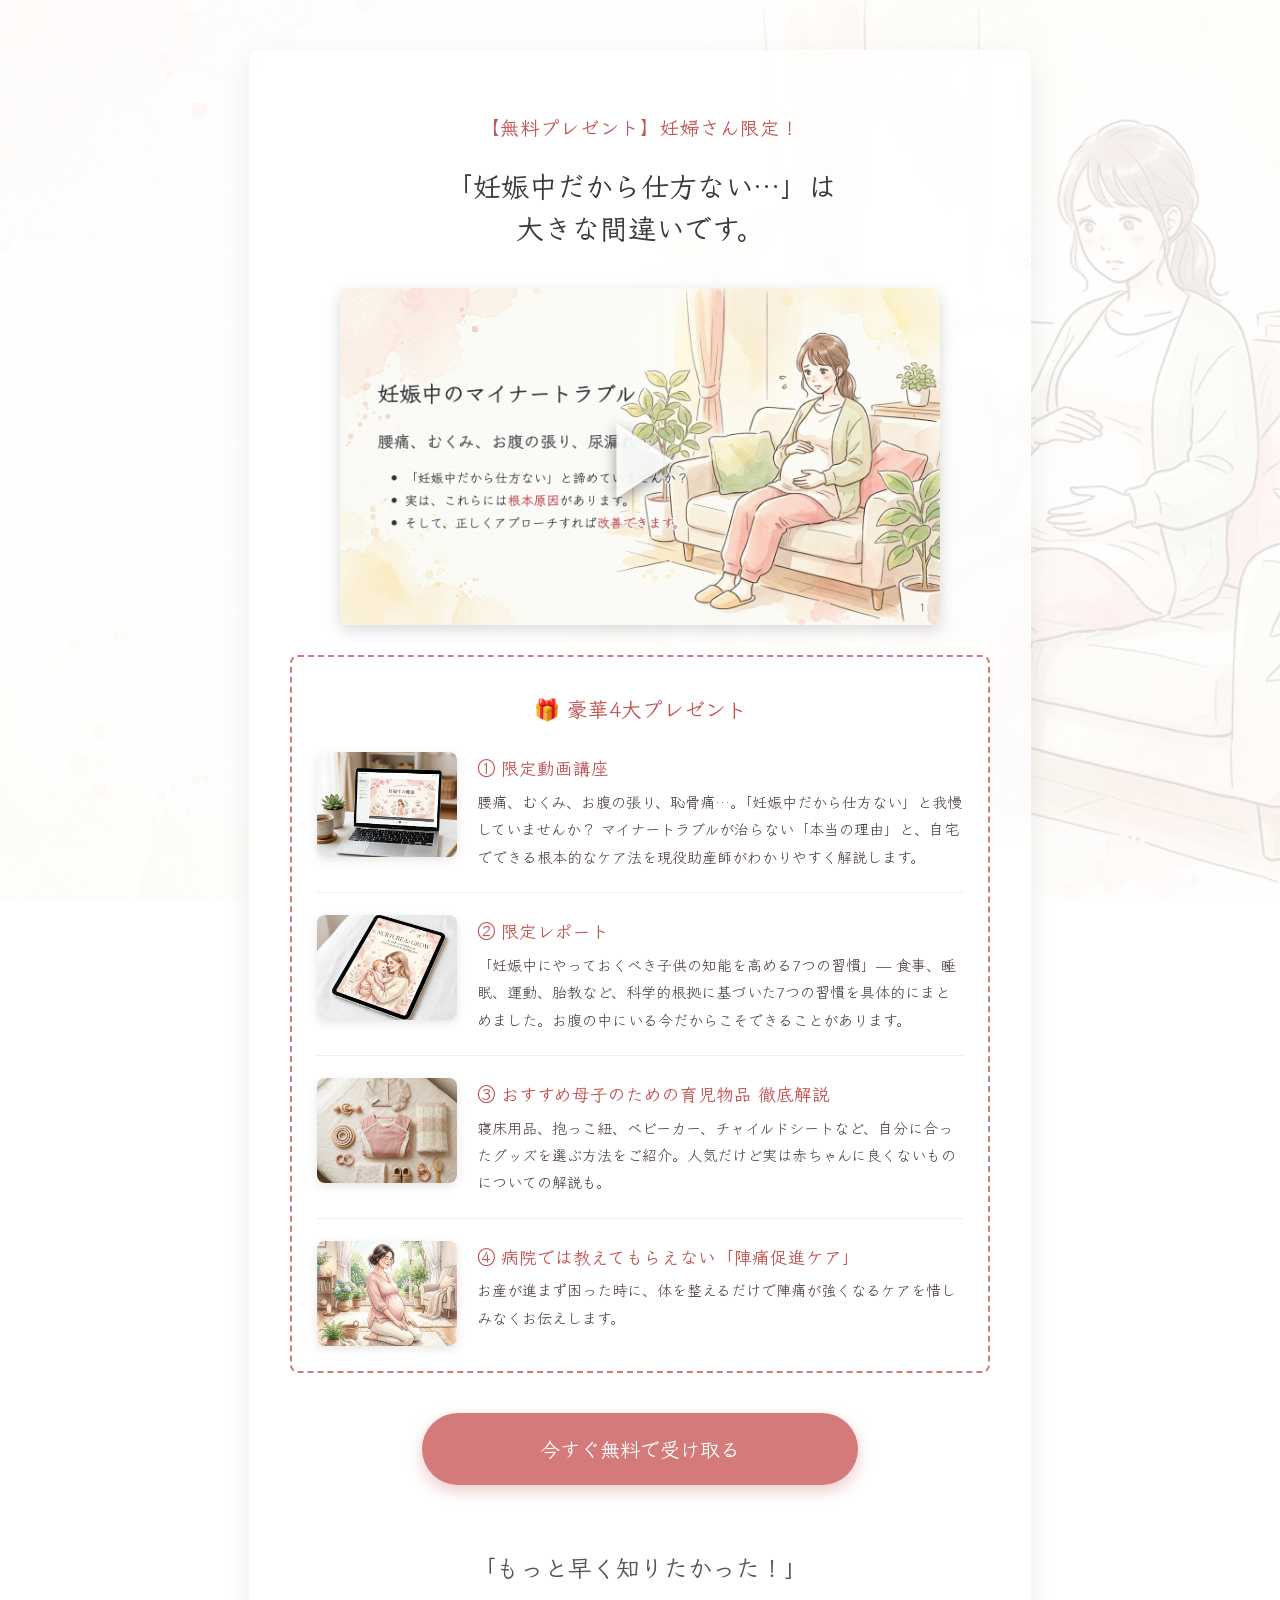
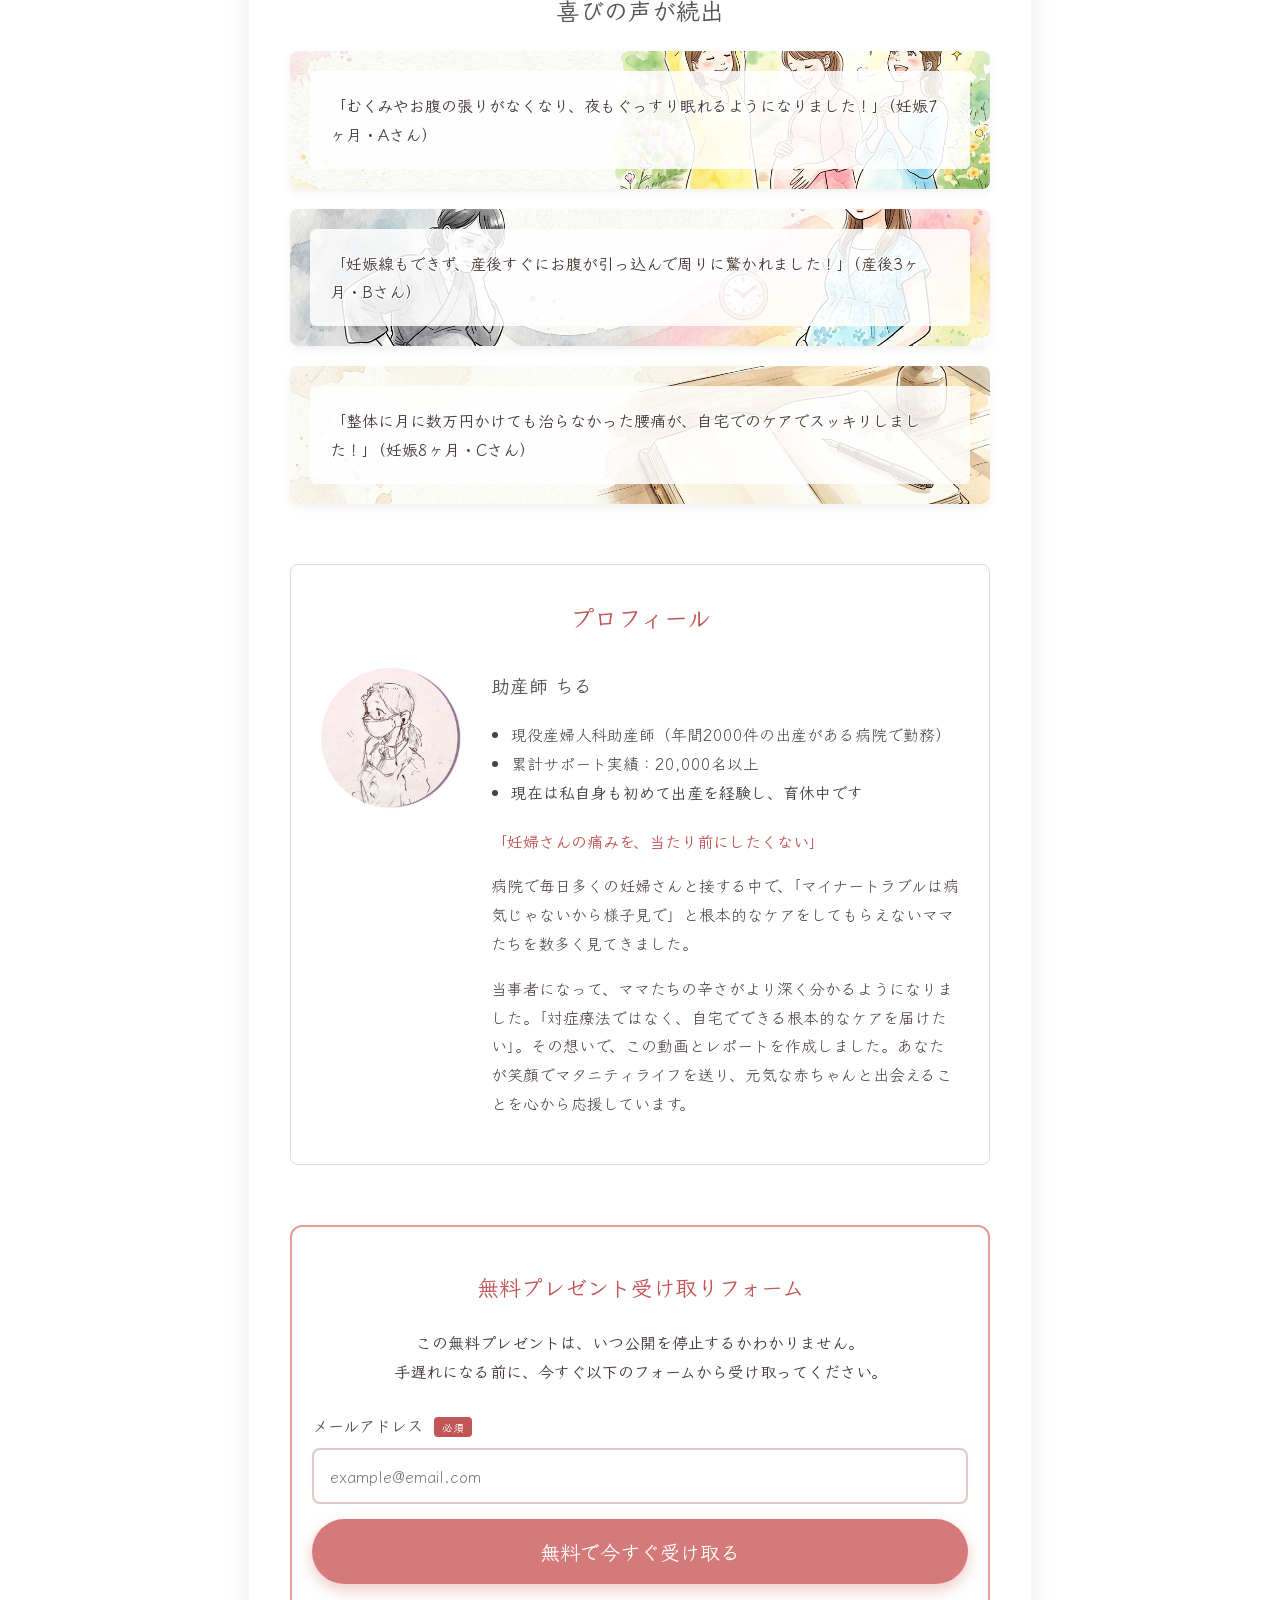
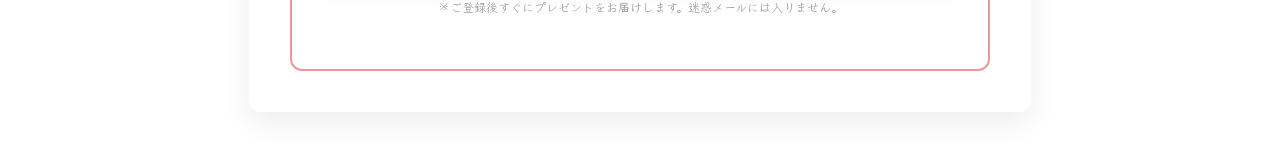
<file: index.html>
<!DOCTYPE html>
<html lang="ja">
<head>
<meta charset="UTF-8">
<meta name="viewport" content="width=device-width, initial-scale=1.0">
<title>助産師ちる 無料プレゼント</title>
<link href="https://fonts.googleapis.com/css2?family=Klee+One:wght@400;600&display=swap" rel="stylesheet">
<style>
  body {
    font-family: 'Klee One', 'Hiragino Kaku Gothic ProN', sans-serif;
    margin: 0;
    padding: 0;
    color: #4a3a3a;
    /* スライドと同じ水彩画を背景に設定 */
    background-image: url('./images/scene_001.jpg'); 
    background-size: cover;
    background-position: center;
    background-attachment: fixed;
    line-height: 1.8;
  }
  
  /* スライドと同じ半透明の白オーバーレイ */
  .bg-overlay {
    background: rgba(255, 255, 255, 0.85);
    min-height: 100vh;
    padding: 50px 20px;
  }
  
  .container {
    max-width: 700px;
    margin: 0 auto;
    background: rgba(255, 255, 255, 0.7);
    border-radius: 12px;
    padding: 40px;
    box-shadow: 0 10px 30px rgba(0,0,0,0.08);
    border: 1px solid rgba(255,255,255,0.9);
    backdrop-filter: blur(5px);
  }
  
  /* スライドと同じ視認性担保のアウトライン（白縁取り） */
  h1, h2, h3, p, li {
    text-shadow: 
      1px 1px 0px #fff, -1px -1px 0px #fff,
      1px -1px 0px #fff, -1px 1px 0px #fff,
      0px 1px 0px #fff, 0px -1px 0px #fff,
      1px 0px 0px #fff, -1px 0px 0px #fff,
      0px 0px 6px rgba(255,255,255,0.8);
  }
  
  .catch {
    text-align: center;
    font-weight: 600;
    color: #C25555;
    font-size: 1.2em;
    margin-bottom: 10px;
    letter-spacing: 0.05em;
  }
  
  h1 {
    font-size: 28px;
    text-align: center;
    color: #3A3A3A;
    line-height: 1.5;
    margin-bottom: 40px;
  }
  
  /* 動画は埋め込まず、「サムネイル画像」を配置してフォームへ誘導 */
  .video-thumbnail {
    position: relative;
    width: 100%;
    max-width: 600px;
    margin: 0 auto 30px;
    border-radius: 8px;
    overflow: hidden;
    box-shadow: 0 5px 15px rgba(0,0,0,0.15);
    cursor: pointer;
    transition: transform 0.2s;
  }
  .video-thumbnail:hover {
    transform: scale(1.02);
  }
  .video-thumbnail img {
    width: 100%;
    display: block;
  }
  .video-thumbnail::after {
    content: '▶';
    position: absolute;
    top: 50%;
    left: 50%;
    transform: translate(-50%, -50%);
    font-size: 80px;
    color: rgba(255,255,255,0.9);
    text-shadow: 0 4px 15px rgba(0,0,0,0.4);
  }
  
  .gifts {
    background: rgba(255, 255, 255, 0.8);
    padding: 25px;
    border-radius: 8px;
    border: 2px dashed #D47A7A;
    margin-bottom: 40px;
  }
  .gifts p {
    margin: 8px 0;
    font-size: 1.1em;
    font-weight: 600;
  }
  .gift-item {
    display: flex;
    gap: 20px;
    align-items: flex-start;
    margin-bottom: 22px;
    padding-bottom: 22px;
    border-bottom: 1px solid rgba(212, 122, 122, 0.15);
  }
  .gift-item:last-child {
    margin-bottom: 0;
    padding-bottom: 0;
    border-bottom: none;
  }
  .gift-item img {
    width: 140px;
    height: 105px;
    object-fit: cover;
    border-radius: 8px;
    flex-shrink: 0;
    box-shadow: 0 3px 10px rgba(0,0,0,0.1);
  }
  .gift-item .gift-text p:first-child {
    color: #C25555;
  }
  @media (max-width: 600px) {
    .gift-item {
      flex-direction: column;
      align-items: center;
      text-align: center;
    }
    .gift-item img {
      width: 100%;
      max-width: 280px;
      height: auto;
    }
  }
  
  .btn {
    display: block;
    width: 100%;
    max-width: 400px;
    margin: 0 auto;
    background: #D47A7A;
    color: #fff !important;
    text-align: center;
    padding: 18px;
    border-radius: 40px;
    font-size: 20px;
    font-weight: 600;
    text-decoration: none;
    text-shadow: none; /* ボタン文字には縁取りをしない */
    box-shadow: 0 6px 15px rgba(212, 122, 122, 0.4);
    transition: 0.2s;
  }
  .btn:hover {
    background: #C25555;
    transform: translateY(-2px);
    box-shadow: 0 8px 20px rgba(212, 122, 122, 0.5);
  }
  
  /* お客様の声（水彩画背景を活用） */
  .voice {
    background-size: cover;
    background-position: center;
    position: relative;
    padding: 20px;
    border-radius: 8px;
    margin-bottom: 20px;
    box-shadow: 0 4px 10px rgba(0,0,0,0.05);
  }
  .voice-inner {
    background: rgba(255, 255, 255, 0.85);
    padding: 20px;
    border-radius: 6px;
  }
  .voice p {
    margin: 0;
    font-weight: 600;
  }
  
  /* プロフィール */
  .profile {
    margin-top: 60px;
    background: rgba(255, 255, 255, 0.8);
    padding: 30px;
    border-radius: 8px;
    border: 1px solid #F0D5D5;
  }
  .profile h2 {
    color: #C25555;
    text-align: center;
    margin-top: 0;
    margin-bottom: 30px;
  }
  .profile-content {
    display: flex;
    align-items: flex-start;
    gap: 30px;
  }
  /* ちるさんの似顔絵スケッチを使用 */
  .profile-img {
    width: 140px;
    height: 140px;
    border-radius: 50%;
    background: url('./images/chill_profile.png') center center / 135% no-repeat;
    flex-shrink: 0;
    box-shadow: none;
    border: none;
  }
  
  @media (max-width: 600px) {
    .container { padding: 25px 15px; }
    h1 { font-size: 22px; }
    .profile-content { flex-direction: column; align-items: center; }
    .btn { font-size: 18px; padding: 15px; width: 90%; }
  }
</style>
</head>
<body>
<div class="bg-overlay">
  <div class="container">
    
    <p class="catch">【無料プレゼント】妊婦さん限定！</p>
    <h1>「妊娠中だから仕方ない…」は<br>大きな間違いです。</h1>
    
    <!-- 実際の動画ではなく、動画に見立てたサムネイル画像（クリックでフォームへ） -->
    <a href="#form" style="text-decoration: none;">
      <div class="video-thumbnail">
        <!-- スライドの1枚目を書き出した画像を使用 -->
        <img src="output_slides.001.jpg" alt="動画講座のサムネイル">
      </div>
    </a>
    
    <div class="gifts">
      <p style="color: #C25555; text-align: center; margin-bottom: 25px; font-size: 1.3em;">🎁 豪華4大プレゼント</p>
      
      <div class="gift-item">
        <img src="./images/gift_01_video.png" alt="限定動画講座">
        <div class="gift-text">
          <p style="margin: 0;">① 限定動画講座</p>
          <p style="margin: 4px 0 0 0; font-weight: 400; font-size: 0.95em;">腰痛、むくみ、お腹の張り、恥骨痛…。「妊娠中だから仕方ない」と我慢していませんか？ マイナートラブルが治らない「本当の理由」と、自宅でできる根本的なケア法を現役助産師がわかりやすく解説します。</p>
        </div>
      </div>

      <div class="gift-item">
        <img src="./images/gift_02_report.png" alt="限定レポート">
        <div class="gift-text">
          <p style="margin: 0;">② 限定レポート</p>
          <p style="margin: 4px 0 0 0; font-weight: 400; font-size: 0.95em;">「妊娠中にやっておくべき子供の知能を高める7つの習慣」— 食事、睡眠、運動、胎教など、科学的根拠に基づいた7つの習慣を具体的にまとめました。お腹の中にいる今だからこそできることがあります。</p>
        </div>
      </div>

      <div class="gift-item">
        <img src="./images/gift_03_products.png" alt="育児物品 徹底解説">
        <div class="gift-text">
          <p style="margin: 0;">③ おすすめ母子のための育児物品 徹底解説</p>
          <p style="margin: 4px 0 0 0; font-weight: 400; font-size: 0.95em;">寝床用品、抱っこ紐、ベビーカー、チャイルドシートなど、自分に合ったグッズを選ぶ方法をご紹介。人気だけど実は赤ちゃんに良くないものについての解説も。</p>
        </div>
      </div>

      <div class="gift-item">
        <img src="./images/gift_04_labor.png" alt="陣痛促進ケア">
        <div class="gift-text">
          <p style="margin: 0;">④ 病院では教えてもらえない「陣痛促進ケア」</p>
          <p style="margin: 4px 0 0 0; font-weight: 400; font-size: 0.95em;">お産が進まず困った時に、体を整えるだけで陣痛が強くなるケアを惜しみなくお伝えします。</p>
        </div>
      </div>
    </div>

    <a href="#form" class="btn">今すぐ無料で受け取る</a>

    <h2 style="text-align: center; margin-top: 60px; color: #555;">「もっと早く知りたかった！」<br>喜びの声が続出</h2>
    
    <!-- 声の背景には他のスライドの背景イラストを活用 -->
    <div class="voice" style="background-image: url('./images/scene_012.jpg');">
      <div class="voice-inner">
        <p>「むくみやお腹の張りがなくなり、夜もぐっすり眠れるようになりました！」（妊娠7ヶ月・Aさん）</p>
      </div>
    </div>
    <div class="voice" style="background-image: url('./images/scene_013.jpg');">
      <div class="voice-inner">
        <p>「妊娠線もできず、産後すぐにお腹が引っ込んで周りに驚かれました！」（産後3ヶ月・Bさん）</p>
      </div>
    </div>
    <div class="voice" style="background-image: url('./images/scene_014.jpg');">
      <div class="voice-inner">
        <p>「整体に月に数万円かけても治らなかった腰痛が、自宅でのケアでスッキリしました！」（妊娠8ヶ月・Cさん）</p>
      </div>
    </div>
    
    <div class="profile">
      <h2>プロフィール</h2>
      <div class="profile-content">
        <div class="profile-img"></div>
        <div>
          <h3 style="margin-top:0; color: #555;">助産師 ちる</h3>
          <ul style="padding-left: 20px; margin-bottom: 20px; color: #444;">
            <li>現役産婦人科助産師（年間2000件の出産がある病院で勤務）</li>
            <li>累計サポート実績：20,000名以上</li>
            <li><strong>現在は私自身も初めて出産を経験し、育休中です</strong></li>
          </ul>
          <p style="font-weight: 600; color: #C25555;">「妊婦さんの痛みを、当たり前にしたくない」</p>
          <p>病院で毎日多くの妊婦さんと接する中で、「マイナートラブルは病気じゃないから様子見で」と根本的なケアをしてもらえないママたちを数多く見てきました。</p>
          <p>当事者になって、ママたちの辛さがより深く分かるようになりました。「対症療法ではなく、自宅でできる根本的なケアを届けたい」。その想いで、この動画とレポートを作成しました。あなたが笑顔でマタニティライフを送り、元気な赤ちゃんと出会えることを心から応援しています。</p>
        </div>
      </div>
    </div>

    <!-- 登録フォーム -->
    <div id="form" style="margin-top: 60px; background: rgba(255,255,255,0.95); padding: 40px 20px; border-radius: 12px; text-align: center; border: 2px solid #E89A9A;">
      <h3 style="color: #C25555; margin-top:0; font-size: 22px;">無料プレゼント受け取りフォーム</h3>
      <p style="font-weight: 600;">この無料プレゼントは、いつ公開を停止するかわかりません。<br>手遅れになる前に、今すぐ以下のフォームから受け取ってください。</p>
      
      <form action="https://ai.fastfunnel.net/r/ifcnHa72Bua0/store" method="post" style="margin-top: 25px;">
        <div style="margin-bottom: 15px;">
          <label for="mail" style="display: block; font-weight: 600; margin-bottom: 8px; color: #555; text-align: left;">メールアドレス <span style="background: #C25555; color: #fff; font-size: 11px; padding: 2px 8px; border-radius: 4px; margin-left: 5px;">必須</span></label>
          <input id="mail" type="email" name="mail" required placeholder="example@email.com" style="width: 100%; padding: 14px 16px; border: 2px solid #E0C8C8; border-radius: 8px; font-size: 16px; font-family: inherit; box-sizing: border-box; outline: none; transition: border 0.2s;" onfocus="this.style.borderColor='#D47A7A'" onblur="this.style.borderColor='#E0C8C8'">
        </div>
        <button type="submit" style="width: 100%; padding: 18px; background: #D47A7A; color: #fff; border: none; border-radius: 40px; font-size: 20px; font-weight: 600; font-family: inherit; cursor: pointer; box-shadow: 0 6px 15px rgba(212,122,122,0.4); transition: 0.2s;" onmouseover="this.style.background='#C25555';this.style.transform='translateY(-2px)'" onmouseout="this.style.background='#D47A7A';this.style.transform='translateY(0)'">無料で今すぐ受け取る</button>
        <p style="font-size: 12px; color: #999; margin-top: 12px; text-shadow: none;">※ご登録後すぐにプレゼントをお届けします。迷惑メールには入りません。</p>
      </form>
    </div>
    
  </div>
</div>
</body>
</html>
</file>
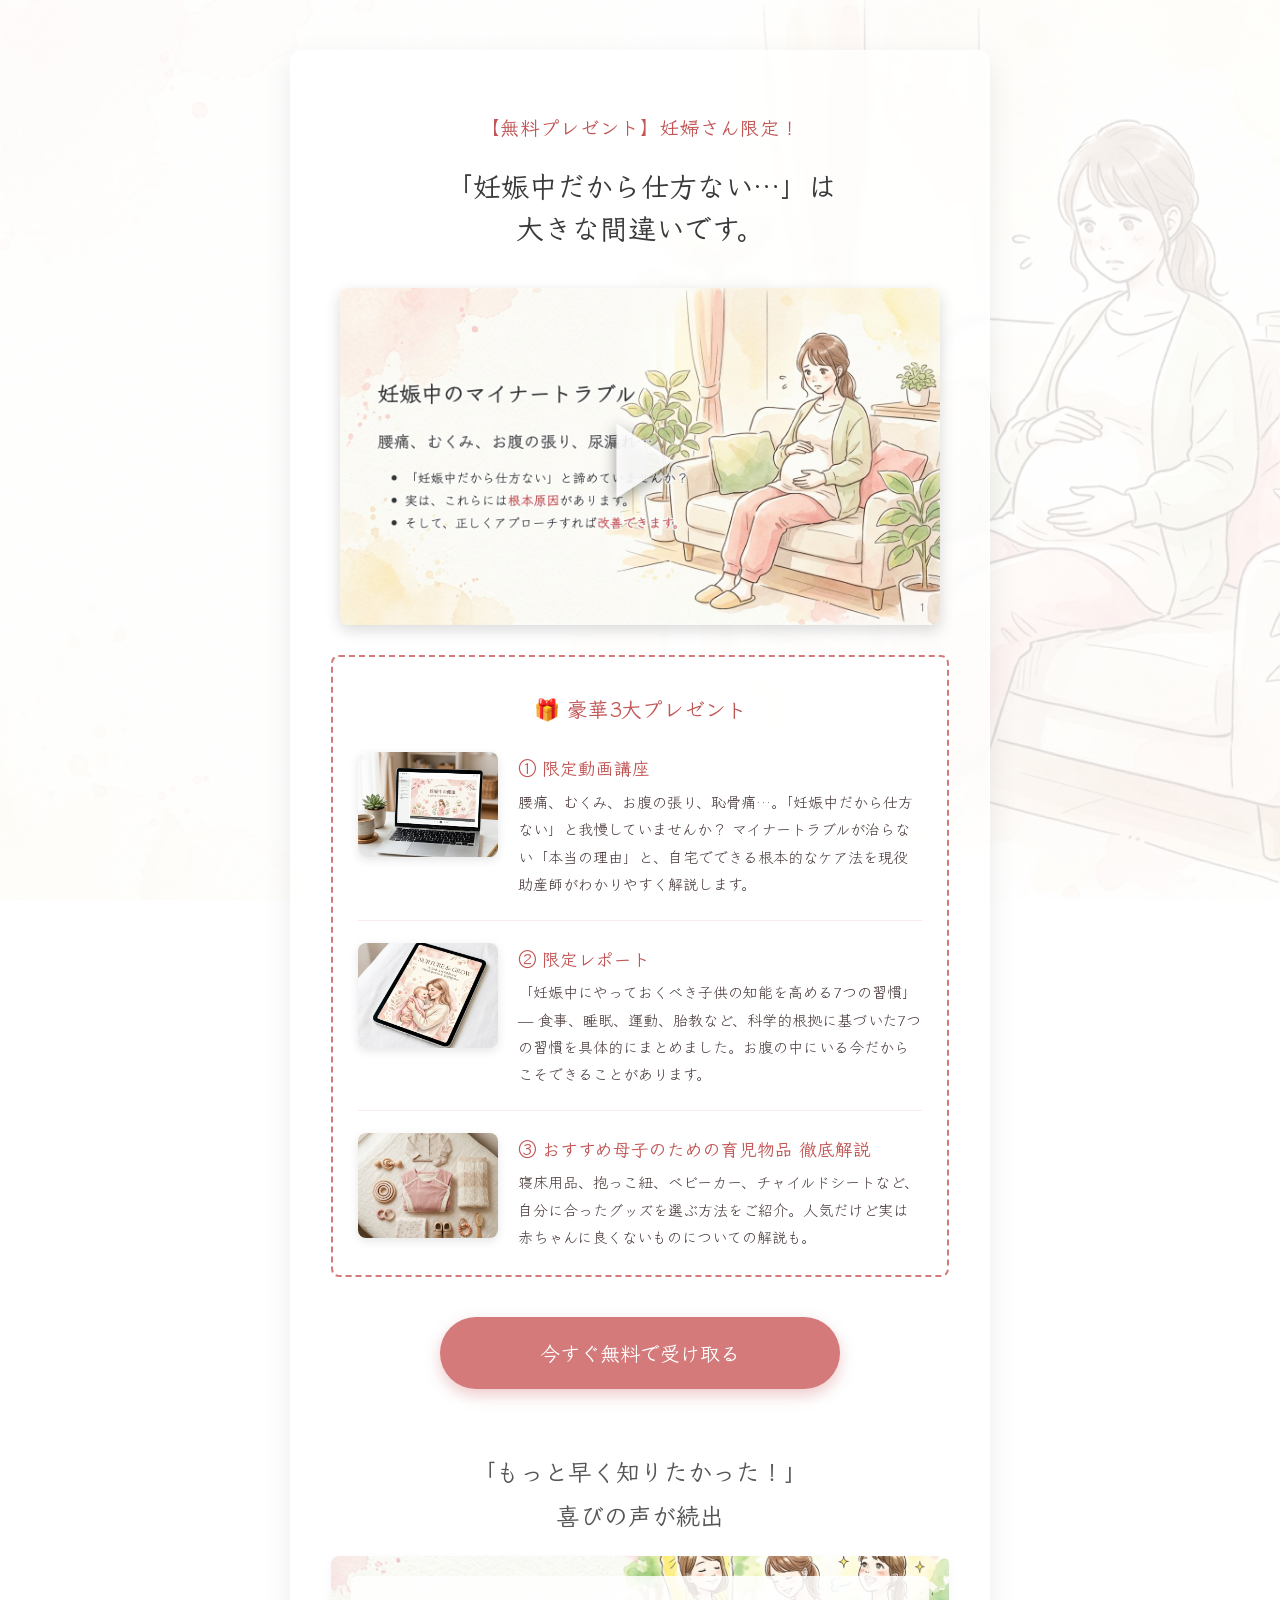
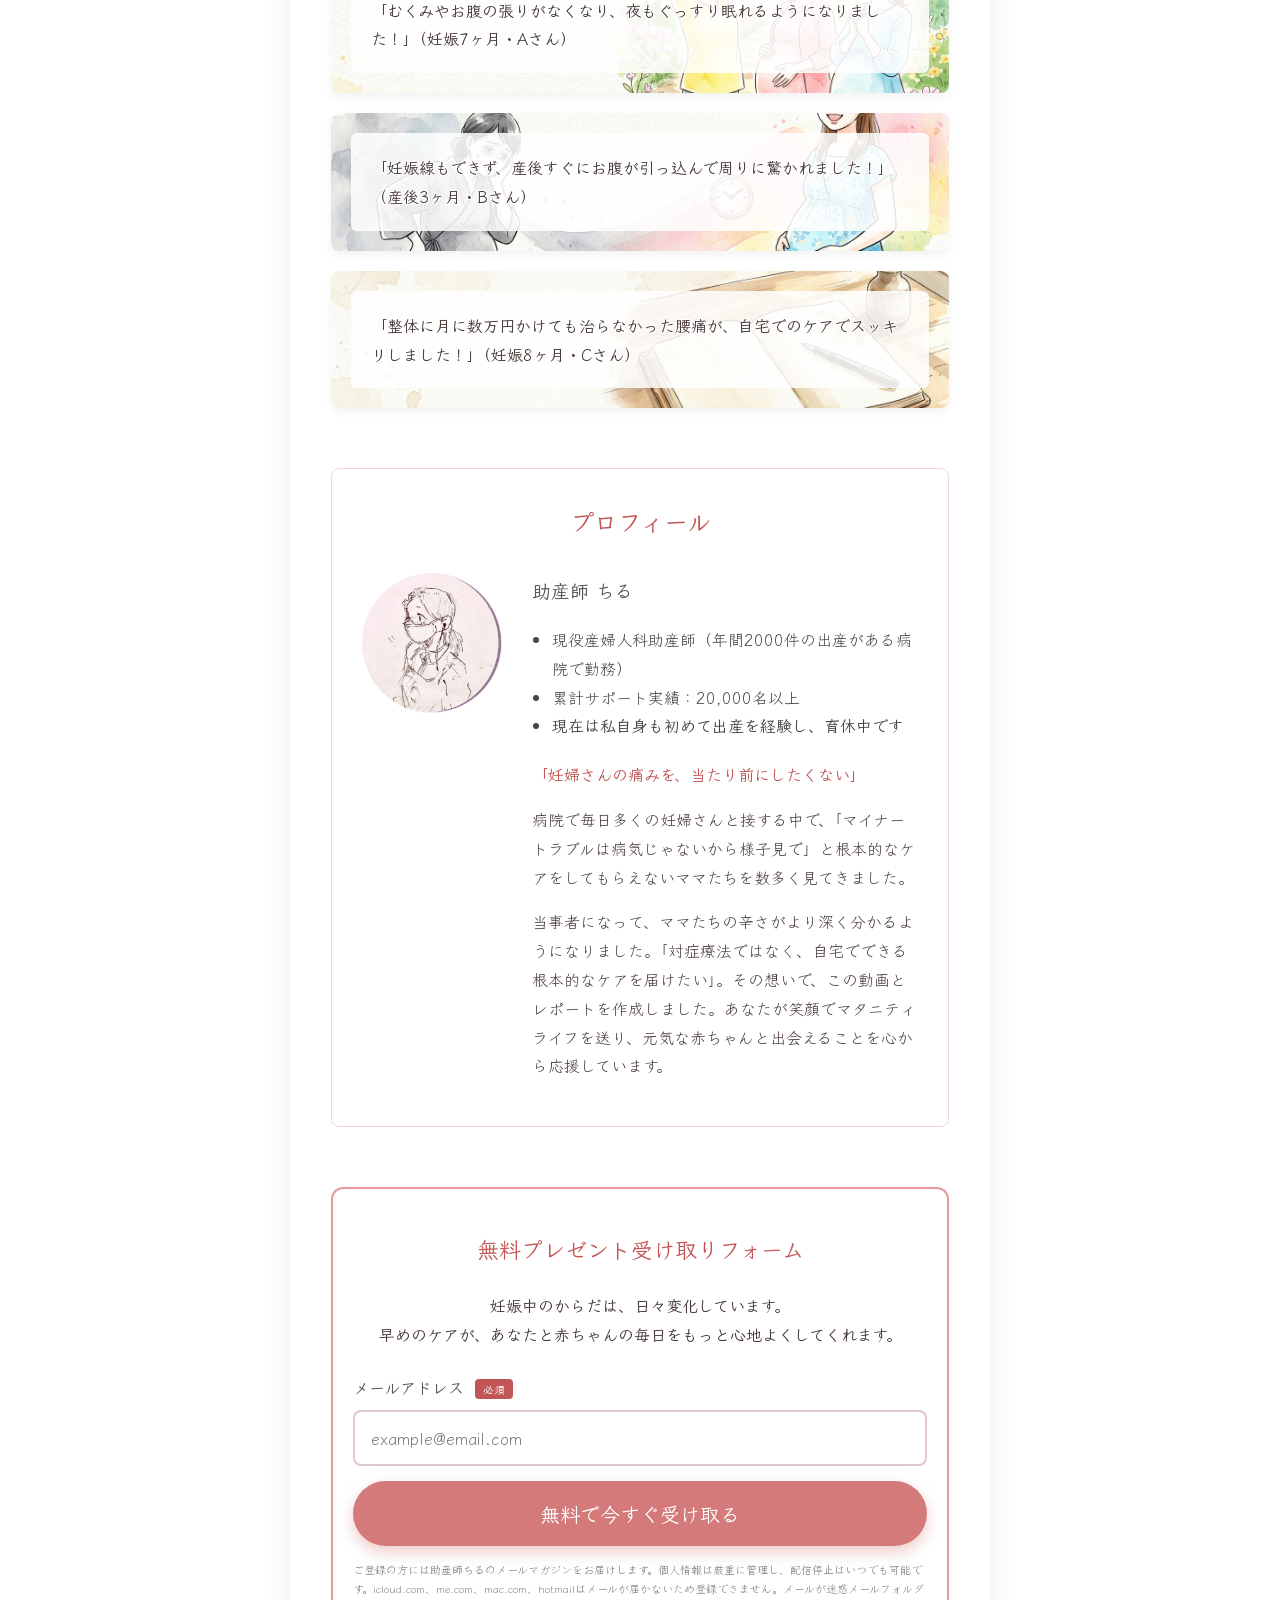
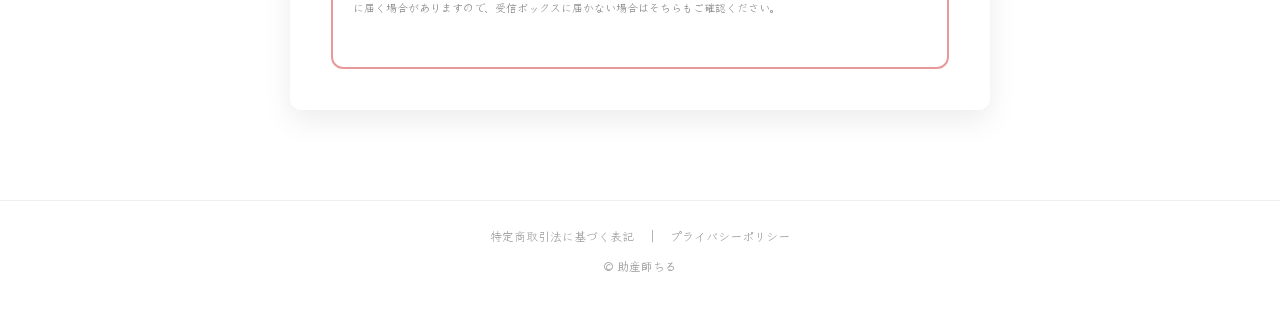
<file: p/ameblo/index.html>
<!DOCTYPE html>
<html lang="ja">
<head>
<!-- Google tag (gtag.js) -->
<script async src="https://www.googletagmanager.com/gtag/js?id=G-WZZB9R7PXQ"></script>
<script>
  window.dataLayer = window.dataLayer || [];
  function gtag(){dataLayer.push(arguments);}
  gtag('js', new Date());
  gtag('config', 'G-WZZB9R7PXQ');
</script>
<meta charset="UTF-8">
<link rel="icon" type="image/png" href="/images/favicon.png">
<link rel="apple-touch-icon" href="/images/apple-touch-icon.png">
<meta name="viewport" content="width=device-width, initial-scale=1.0">
<title>助産師ちる 無料プレゼント</title>
<link href="https://fonts.googleapis.com/css2?family=Klee+One:wght@400;600&display=swap" rel="stylesheet">
<style>
  * { box-sizing: border-box; }
  body {
    font-family: 'Klee One', 'Hiragino Kaku Gothic ProN', sans-serif;
    margin: 0;
    padding: 0;
    color: #4a3a3a;
    /* スライドと同じ水彩画を背景に設定 */
    background-image: url('/images/scene_001.jpg'); 
    background-size: cover;
    background-position: center;
    background-attachment: fixed;
    line-height: 1.8;
  }
  
  /* スライドと同じ半透明の白オーバーレイ */
  .bg-overlay {
    background: rgba(255, 255, 255, 0.85);
    min-height: 100vh;
    padding: 50px 20px;
  }
  
  .container {
    max-width: 700px;
    margin: 0 auto;
    background: rgba(255, 255, 255, 0.7);
    border-radius: 12px;
    padding: 40px;
    box-shadow: 0 10px 30px rgba(0,0,0,0.08);
    border: 1px solid rgba(255,255,255,0.9);
    backdrop-filter: blur(5px);
  }
  
  /* スライドと同じ視認性担保のアウトライン（白縁取り） */
  h1, h2, h3, p, li {
    text-shadow: 
      1px 1px 0px #fff, -1px -1px 0px #fff,
      1px -1px 0px #fff, -1px 1px 0px #fff,
      0px 1px 0px #fff, 0px -1px 0px #fff,
      1px 0px 0px #fff, -1px 0px 0px #fff,
      0px 0px 6px rgba(255,255,255,0.8);
  }
  
  .catch {
    text-align: center;
    font-weight: 600;
    color: #C25555;
    font-size: 1.2em;
    margin-bottom: 10px;
    letter-spacing: 0.05em;
  }
  
  h1 {
    font-size: 28px;
    text-align: center;
    color: #3A3A3A;
    line-height: 1.5;
    margin-bottom: 40px;
  }
  
  /* 動画は埋め込まず、「サムネイル画像」を配置してフォームへ誘導 */
  .video-thumbnail {
    position: relative;
    width: 100%;
    max-width: 600px;
    margin: 0 auto 30px;
    border-radius: 8px;
    overflow: hidden;
    box-shadow: 0 5px 15px rgba(0,0,0,0.15);
    cursor: pointer;
    transition: transform 0.2s;
  }
  .video-thumbnail:hover {
    transform: scale(1.02);
  }
  .video-thumbnail img {
    width: 100%;
    display: block;
  }
  .video-thumbnail::after {
    content: '▶';
    position: absolute;
    top: 50%;
    left: 50%;
    transform: translate(-50%, -50%);
    font-size: 80px;
    color: rgba(255,255,255,0.9);
    text-shadow: 0 4px 15px rgba(0,0,0,0.4);
  }
  
  .gifts {
    background: rgba(255, 255, 255, 0.8);
    padding: 25px;
    border-radius: 8px;
    border: 2px dashed #D47A7A;
    margin-bottom: 40px;
  }
  .gifts p {
    margin: 8px 0;
    font-size: 1.1em;
    font-weight: 600;
  }
  .gift-item {
    display: flex;
    gap: 20px;
    align-items: flex-start;
    margin-bottom: 22px;
    padding-bottom: 22px;
    border-bottom: 1px solid rgba(212, 122, 122, 0.15);
  }
  .gift-item:last-child {
    margin-bottom: 0;
    padding-bottom: 0;
    border-bottom: none;
  }
  .gift-item img {
    width: 140px;
    height: 105px;
    object-fit: cover;
    border-radius: 8px;
    flex-shrink: 0;
    box-shadow: 0 3px 10px rgba(0,0,0,0.1);
  }
  .gift-item .gift-text p:first-child {
    color: #C25555;
  }
  @media (max-width: 600px) {
    .gift-item {
      flex-direction: column;
      align-items: center;
      text-align: center;
    }
    .gift-item img {
      width: 100%;
      max-width: 280px;
      height: auto;
    }
  }
  
  .btn {
    display: block;
    width: 100%;
    max-width: 400px;
    margin: 0 auto;
    background: #D47A7A;
    color: #fff !important;
    text-align: center;
    padding: 18px;
    border-radius: 40px;
    font-size: 20px;
    font-weight: 600;
    text-decoration: none;
    text-shadow: none; /* ボタン文字には縁取りをしない */
    box-shadow: 0 6px 15px rgba(212, 122, 122, 0.4);
    transition: 0.2s;
  }
  .btn:hover {
    background: #C25555;
    transform: translateY(-2px);
    box-shadow: 0 8px 20px rgba(212, 122, 122, 0.5);
  }
  
  /* お客様の声（水彩画背景を活用） */
  .voice {
    background-size: cover;
    background-position: center;
    position: relative;
    padding: 20px;
    border-radius: 8px;
    margin-bottom: 20px;
    box-shadow: 0 4px 10px rgba(0,0,0,0.05);
  }
  .voice-inner {
    background: rgba(255, 255, 255, 0.85);
    padding: 20px;
    border-radius: 6px;
  }
  .voice p {
    margin: 0;
    font-weight: 600;
  }
  
  /* プロフィール */
  .profile {
    margin-top: 60px;
    background: rgba(255, 255, 255, 0.8);
    padding: 30px;
    border-radius: 8px;
    border: 1px solid #F0D5D5;
  }
  .profile h2 {
    color: #C25555;
    text-align: center;
    margin-top: 0;
    margin-bottom: 30px;
  }
  .profile-content {
    display: flex;
    align-items: flex-start;
    gap: 30px;
  }
  /* ちるさんの似顔絵スケッチを使用 */
  .profile-img {
    width: 140px;
    height: 140px;
    border-radius: 50%;
    background: url('/images/chill_profile.png') center center / 135% no-repeat;
    flex-shrink: 0;
    box-shadow: none;
    border: none;
  }
  
  @media (max-width: 600px) {
    .container { padding: 25px 15px; }
    h1 { font-size: 22px; }
    .profile-content { flex-direction: column; align-items: center; }
    .btn { font-size: 18px; padding: 15px; width: 100%; }
  }
</style>
</head>
<body>
<div class="bg-overlay">
  <div class="container">
    
    <p class="catch">【無料プレゼント】妊婦さん限定！</p>
    <h1>「妊娠中だから仕方ない…」は<br>大きな間違いです。</h1>
    
    <!-- 実際の動画ではなく、動画に見立てたサムネイル画像（クリックでフォームへ） -->
    <a href="#form" style="text-decoration: none;">
      <div class="video-thumbnail">
        <!-- スライドの1枚目を書き出した画像を使用 -->
        <img src="/output_slides.001.jpg" alt="動画講座のサムネイル">
      </div>
    </a>
    
    <div class="gifts">
      <p style="color: #C25555; text-align: center; margin-bottom: 25px; font-size: 1.3em;">🎁 豪華3大プレゼント</p>
      
      <div class="gift-item">
        <img src="/images/gift_01_video.png" alt="限定動画講座">
        <div class="gift-text">
          <p style="margin: 0;">① 限定動画講座</p>
          <p style="margin: 4px 0 0 0; font-weight: 400; font-size: 0.95em;">腰痛、むくみ、お腹の張り、恥骨痛…。「妊娠中だから仕方ない」と我慢していませんか？ マイナートラブルが治らない「本当の理由」と、自宅でできる根本的なケア法を現役助産師がわかりやすく解説します。</p>
        </div>
      </div>

      <div class="gift-item">
        <img src="/images/gift_02_report.png" alt="限定レポート">
        <div class="gift-text">
          <p style="margin: 0;">② 限定レポート</p>
          <p style="margin: 4px 0 0 0; font-weight: 400; font-size: 0.95em;">「妊娠中にやっておくべき子供の知能を高める7つの習慣」— 食事、睡眠、運動、胎教など、科学的根拠に基づいた7つの習慣を具体的にまとめました。お腹の中にいる今だからこそできることがあります。</p>
        </div>
      </div>

      <div class="gift-item">
        <img src="/images/gift_03_products.png" alt="育児物品 徹底解説">
        <div class="gift-text">
          <p style="margin: 0;">③ おすすめ母子のための育児物品 徹底解説</p>
          <p style="margin: 4px 0 0 0; font-weight: 400; font-size: 0.95em;">寝床用品、抱っこ紐、ベビーカー、チャイルドシートなど、自分に合ったグッズを選ぶ方法をご紹介。人気だけど実は赤ちゃんに良くないものについての解説も。</p>
        </div>
      </div>
    </div>

    <a href="#form" class="btn">今すぐ無料で受け取る</a>

    <h2 style="text-align: center; margin-top: 60px; color: #555;">「もっと早く知りたかった！」<br>喜びの声が続出</h2>
    
    <!-- 声の背景には他のスライドの背景イラストを活用 -->
    <div class="voice" style="background-image: url('/images/scene_012.jpg');">
      <div class="voice-inner">
        <p>「むくみやお腹の張りがなくなり、夜もぐっすり眠れるようになりました！」（妊娠7ヶ月・Aさん）</p>
      </div>
    </div>
    <div class="voice" style="background-image: url('/images/scene_013.jpg');">
      <div class="voice-inner">
        <p>「妊娠線もできず、産後すぐにお腹が引っ込んで周りに驚かれました！」（産後3ヶ月・Bさん）</p>
      </div>
    </div>
    <div class="voice" style="background-image: url('/images/scene_014.jpg');">
      <div class="voice-inner">
        <p>「整体に月に数万円かけても治らなかった腰痛が、自宅でのケアでスッキリしました！」（妊娠8ヶ月・Cさん）</p>
      </div>
    </div>
    
    <div class="profile">
      <h2>プロフィール</h2>
      <div class="profile-content">
        <div class="profile-img"></div>
        <div>
          <h3 style="margin-top:0; color: #555;">助産師 ちる</h3>
          <ul style="padding-left: 20px; margin-bottom: 20px; color: #444;">
            <li>現役産婦人科助産師（年間2000件の出産がある病院で勤務）</li>
            <li>累計サポート実績：20,000名以上</li>
            <li><strong>現在は私自身も初めて出産を経験し、育休中です</strong></li>
          </ul>
          <p style="font-weight: 600; color: #C25555;">「妊婦さんの痛みを、当たり前にしたくない」</p>
          <p>病院で毎日多くの妊婦さんと接する中で、「マイナートラブルは病気じゃないから様子見で」と根本的なケアをしてもらえないママたちを数多く見てきました。</p>
          <p>当事者になって、ママたちの辛さがより深く分かるようになりました。「対症療法ではなく、自宅でできる根本的なケアを届けたい」。その想いで、この動画とレポートを作成しました。あなたが笑顔でマタニティライフを送り、元気な赤ちゃんと出会えることを心から応援しています。</p>
        </div>
      </div>
    </div>

    <!-- 登録フォーム -->
    <div id="form" style="margin-top: 60px; background: rgba(255,255,255,0.95); padding: 40px 20px; border-radius: 12px; text-align: center; border: 2px solid #E89A9A;">
      <h3 style="color: #C25555; margin-top:0; font-size: 22px;">無料プレゼント受け取りフォーム</h3>
      <p style="font-weight: 600;">妊娠中のからだは、日々変化しています。<br>早めのケアが、あなたと赤ちゃんの毎日をもっと心地よくしてくれます。</p>
      
      <form action="https://ai.fastfunnel.net/r/ifcnHa72Bua0/register?mtid=sUGYB4l6ekcP" method="post" style="margin-top: 25px;">
        <div style="margin-bottom: 15px;">
          <label for="mail" style="display: block; font-weight: 600; margin-bottom: 8px; color: #555; text-align: left;">メールアドレス <span style="background: #C25555; color: #fff; font-size: 11px; padding: 2px 8px; border-radius: 4px; margin-left: 5px;">必須</span></label>
          <input id="mail" type="email" name="mail" required placeholder="example@email.com" style="width: 100%; padding: 14px 16px; border: 2px solid #E0C8C8; border-radius: 8px; font-size: 16px; font-family: inherit; box-sizing: border-box; outline: none; transition: border 0.2s;" onfocus="this.style.borderColor='#D47A7A'" onblur="this.style.borderColor='#E0C8C8'">
        </div>
        <button type="submit" style="width: 100%; padding: 18px; background: #D47A7A; color: #fff; border: none; border-radius: 40px; font-size: 20px; font-weight: 600; font-family: inherit; cursor: pointer; box-shadow: 0 6px 15px rgba(212,122,122,0.4); transition: 0.2s;" onmouseover="this.style.background='#C25555';this.style.transform='translateY(-2px)'" onmouseout="this.style.background='#D47A7A';this.style.transform='translateY(0)'">無料で今すぐ受け取る</button>
        <p style="font-size: 11px; color: #888; margin-top: 14px; text-shadow: none; line-height: 1.7; text-align: left;">ご登録の方には助産師ちるのメールマガジンをお届けします。個人情報は厳重に管理し、配信停止はいつでも可能です。icloud.com、me.com、mac.com、hotmailはメールが届かないため登録できません。メールが迷惑メールフォルダに届く場合がありますので、受信ボックスに届かない場合はそちらもご確認ください。</p>
      </form>
    </div>
    
  </div>
</div>
<footer style="text-align:center;padding:24px 16px;font-size:12px;color:#999;border-top:1px solid #eee;margin-top:40px">
  <a href="https://www.cross-over-airline.com/tokusyoho/" target="_blank" style="color:#999;text-decoration:none;margin:0 12px">特定商取引法に基づく表記</a>｜<a href="https://www.cross-over-airline.com/privacy/" target="_blank" style="color:#999;text-decoration:none;margin:0 12px">プライバシーポリシー</a>
  <p style="margin-top:8px">© 助産師ちる</p>
</footer>

</body>
</html>
</file>
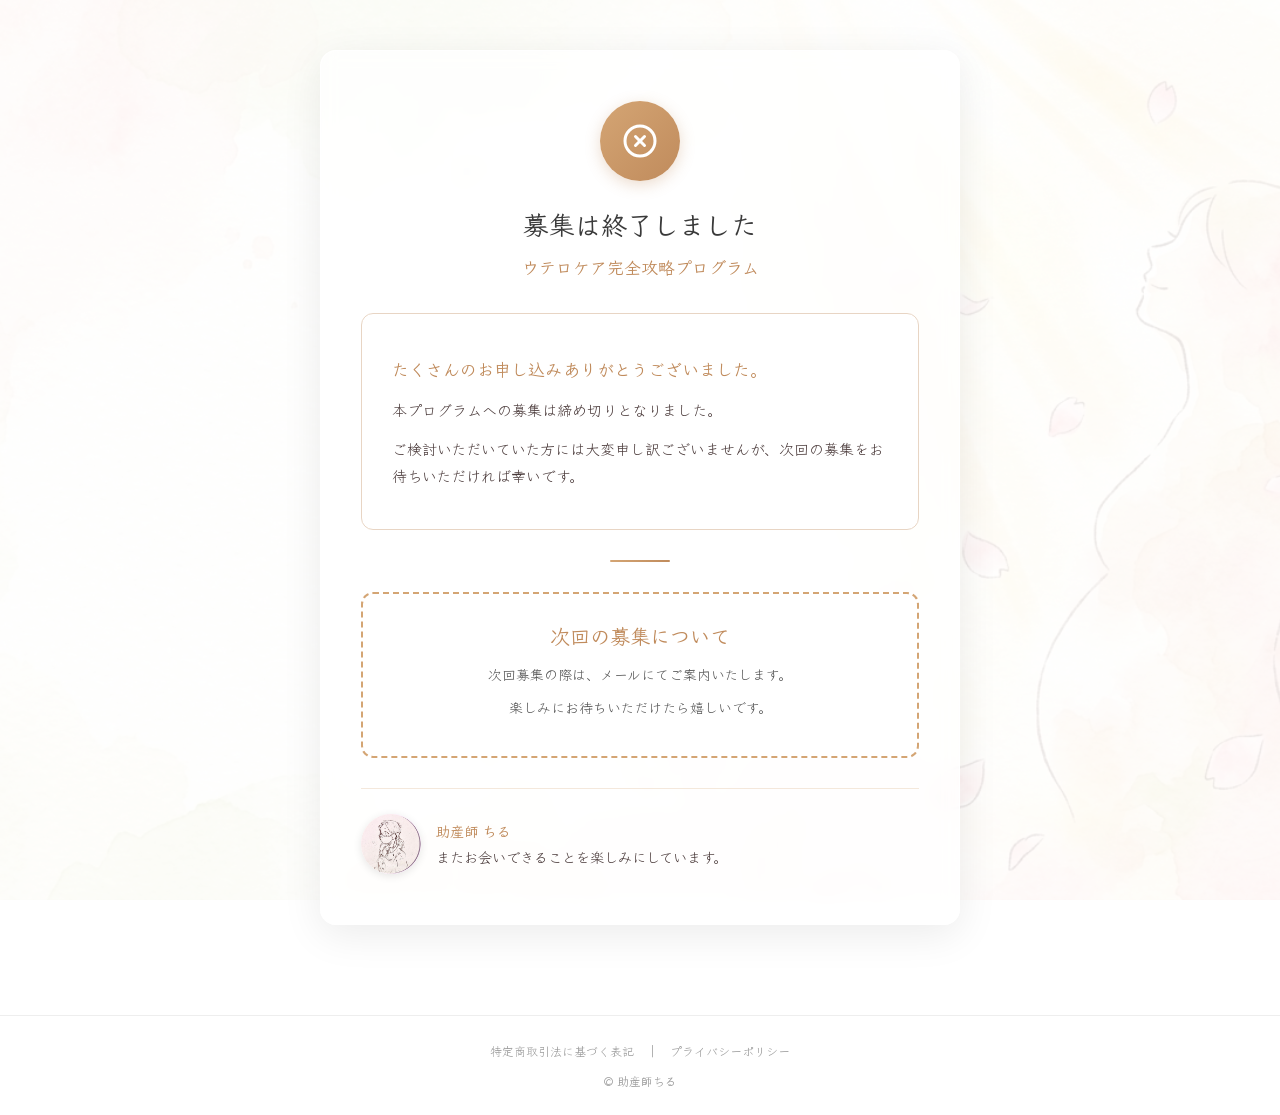
<file: p/fin/index.html>
<!DOCTYPE html>
<html lang="ja">
<head>
<!-- Google tag (gtag.js) -->
<script async src="https://www.googletagmanager.com/gtag/js?id=G-WZZB9R7PXQ"></script>
<script>
  window.dataLayer = window.dataLayer || [];
  function gtag(){dataLayer.push(arguments);}
  gtag('js', new Date());
  gtag('config', 'G-WZZB9R7PXQ');
</script>
<meta charset="UTF-8">
<link rel="icon" type="image/png" href="/images/favicon.png">
<link rel="apple-touch-icon" href="/images/apple-touch-icon.png">
<meta name="viewport" content="width=device-width, initial-scale=1.0">
<title>募集は終了しました | 助産師ちる</title>
<meta name="description" content="ウテロケア完全攻略プログラムの募集は終了しました。次回募集の情報をいち早くお届けします。">
<link href="https://fonts.googleapis.com/css2?family=Klee+One:wght@400;600&display=swap" rel="stylesheet">
<style>
  * { box-sizing: border-box; margin: 0; padding: 0; }
  html, body { overflow-x: hidden; }

  body {
    font-family: 'Klee One', 'Hiragino Kaku Gothic ProN', sans-serif;
    color: #4a3a3a;
    background-image: url('/images/scene_003.jpg');
    background-size: cover;
    background-position: center;
    background-attachment: fixed;
    line-height: 1.8;
  }

  .bg-overlay {
    background: rgba(255, 255, 255, 0.85);
    min-height: 100vh;
    padding: 50px 20px;
    display: flex;
    align-items: center;
    justify-content: center;
  }

  .container {
    max-width: 640px;
    width: 100%;
    margin: 0 auto;
    background: rgba(255, 255, 255, 0.7);
    border-radius: 16px;
    padding: 50px 40px;
    box-shadow: 0 10px 40px rgba(0, 0, 0, 0.08);
    border: 1px solid rgba(255, 255, 255, 0.9);
    backdrop-filter: blur(8px);
    text-align: center;
  }

  h1, h2, h3, p, li {
    text-shadow:
      1px 1px 0px #fff, -1px -1px 0px #fff,
      1px -1px 0px #fff, -1px 1px 0px #fff,
      0px 1px 0px #fff, 0px -1px 0px #fff,
      1px 0px 0px #fff, -1px 0px 0px #fff,
      0px 0px 6px rgba(255, 255, 255, 0.8);
  }

  /* --- End Icon --- */
  .end-icon {
    width: 80px;
    height: 80px;
    border-radius: 50%;
    background: linear-gradient(135deg, #D4A574, #C08B5C);
    display: flex;
    align-items: center;
    justify-content: center;
    margin: 0 auto 25px;
    box-shadow: 0 4px 15px rgba(192, 139, 92, 0.3);
    animation: popIn 0.6s cubic-bezier(0.34, 1.56, 0.64, 1);
  }
  .end-icon svg {
    width: 36px;
    height: 36px;
    fill: none;
    stroke: #fff;
    stroke-width: 2;
    stroke-linecap: round;
    stroke-linejoin: round;
  }

  @keyframes popIn {
    0% { transform: scale(0); opacity: 0; }
    100% { transform: scale(1); opacity: 1; }
  }

  /* --- Heading --- */
  h1 {
    font-size: 26px;
    color: #3A3A3A;
    margin-bottom: 10px;
    line-height: 1.4;
  }

  .subtitle {
    color: #C08B5C;
    font-weight: 600;
    font-size: 1.05em;
    margin-bottom: 30px;
  }

  /* --- Message Box --- */
  .message-box {
    background: rgba(255, 255, 255, 0.8);
    padding: 28px 30px;
    border-radius: 12px;
    border: 1px solid #E8D5C4;
    margin-bottom: 30px;
    text-align: left;
  }
  .message-box p {
    margin: 12px 0;
    font-size: 15px;
  }
  .message-box .thanks {
    color: #C08B5C;
    font-weight: 600;
    font-size: 1.05em;
  }

  /* --- Divider --- */
  .section-divider {
    width: 60px;
    height: 2px;
    background: linear-gradient(90deg, #D4A574, #C08B5C);
    margin: 30px auto;
    border-radius: 2px;
  }

  /* --- Next Info --- */
  .next-info {
    background: rgba(255, 255, 255, 0.85);
    border: 2px dashed #D4A574;
    border-radius: 12px;
    padding: 28px;
    margin-bottom: 30px;
  }
  .next-info h2 {
    color: #C08B5C;
    font-size: 20px;
    margin-bottom: 12px;
    line-height: 1.4;
  }
  .next-info p {
    font-size: 14px;
    color: #555;
    margin: 8px 0;
  }


  /* --- Profile Mini --- */
  .profile-mini {
    display: flex;
    align-items: center;
    gap: 15px;
    margin-top: 30px;
    padding-top: 25px;
    border-top: 1px solid rgba(212, 165, 116, 0.25);
  }
  .profile-mini-img {
    width: 60px;
    height: 60px;
    border-radius: 50%;
    background: url('/images/chill_profile.png') center center / 135% no-repeat;
    flex-shrink: 0;
    box-shadow: 0 2px 8px rgba(0, 0, 0, 0.1);
  }
  .profile-mini-text {
    text-align: left;
    font-size: 0.9em;
  }
  .profile-mini-text strong {
    color: #C08B5C;
  }

  /* --- Footer --- */
  footer {
    text-align: center;
    padding: 24px 16px;
    font-size: 12px;
    color: #999;
    border-top: 1px solid #eee;
    margin-top: 40px;
  }
  footer a {
    color: #999;
    text-decoration: none;
    margin: 0 12px;
  }

  /* --- Responsive --- */
  @media (max-width: 768px) {
    .bg-overlay { padding: 30px 16px; }
    .container { padding: 35px 20px; }
    h1 { font-size: 22px; }
    .message-box { padding: 22px 18px; }
    .next-info { padding: 22px 18px; }
    .lp-link { padding: 14px 34px; font-size: 15px; }
    body { background-attachment: scroll; }
  }
</style>
</head>
<body>
<div class="bg-overlay">
  <main class="container">

    <div class="end-icon">
      <svg viewBox="0 0 24 24" xmlns="http://www.w3.org/2000/svg">
        <circle cx="12" cy="12" r="10"/>
        <line x1="15" y1="9" x2="9" y2="15"/>
        <line x1="9" y1="9" x2="15" y2="15"/>
      </svg>
    </div>

    <h1>募集は終了しました</h1>
    <p class="subtitle">ウテロケア完全攻略プログラム</p>

    <div class="message-box">
      <p class="thanks">たくさんのお申し込みありがとうございました。</p>
      <p>本プログラムへの募集は締め切りとなりました。</p>
      <p>ご検討いただいていた方には大変申し訳ございませんが、次回の募集をお待ちいただければ幸いです。</p>
    </div>

    <div class="section-divider"></div>

    <div class="next-info">
      <h2>次回の募集について</h2>
      <p>次回募集の際は、メールにてご案内いたします。</p>
      <p>楽しみにお待ちいただけたら嬉しいです。</p>
    </div>

    <div class="profile-mini">
      <div class="profile-mini-img"></div>
      <div class="profile-mini-text">
        <strong>助産師 ちる</strong><br>
        またお会いできることを楽しみにしています。
      </div>
    </div>

  </main>
</div>
<footer>
  <a href="https://www.cross-over-airline.com/tokusyoho/" target="_blank">特定商取引法に基づく表記</a>｜<a href="https://www.cross-over-airline.com/privacy/" target="_blank">プライバシーポリシー</a>
  <p style="margin-top:8px">© 助産師ちる</p>
</footer>
</body>
</html>
</file>
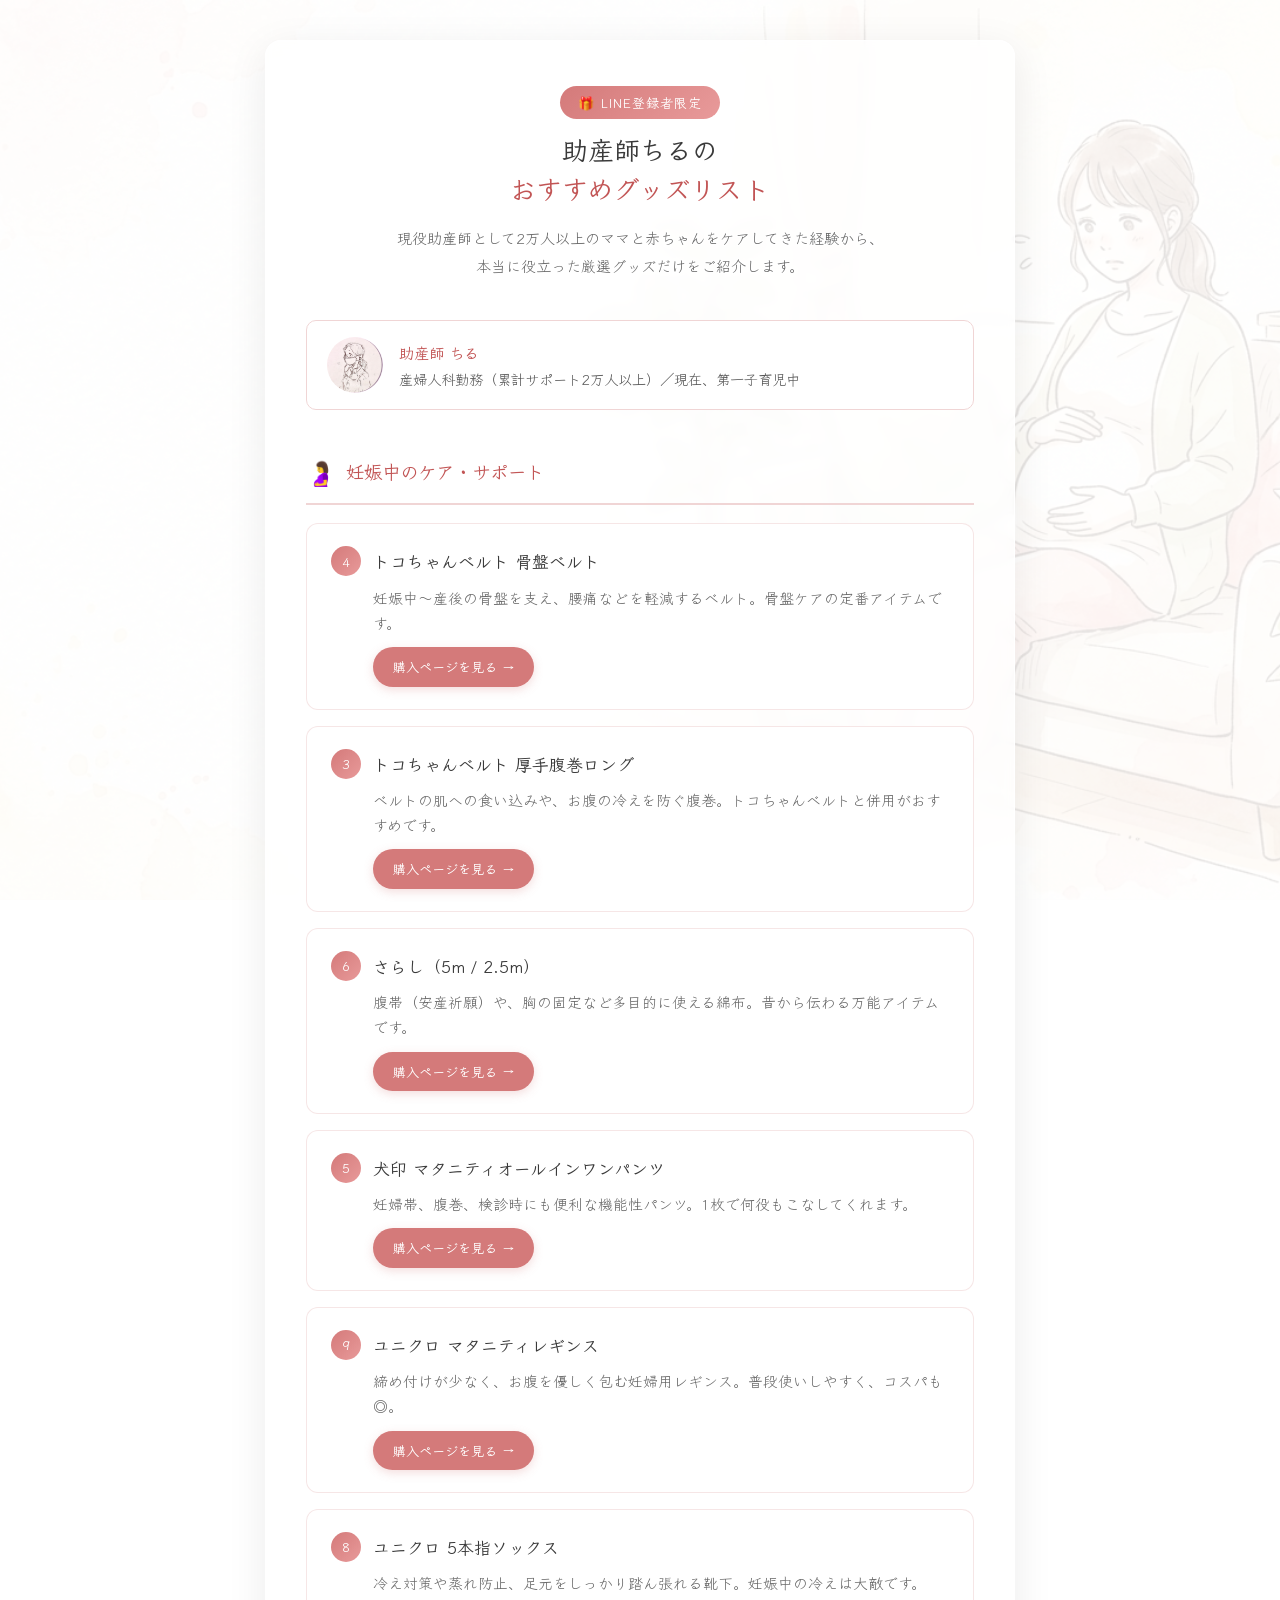
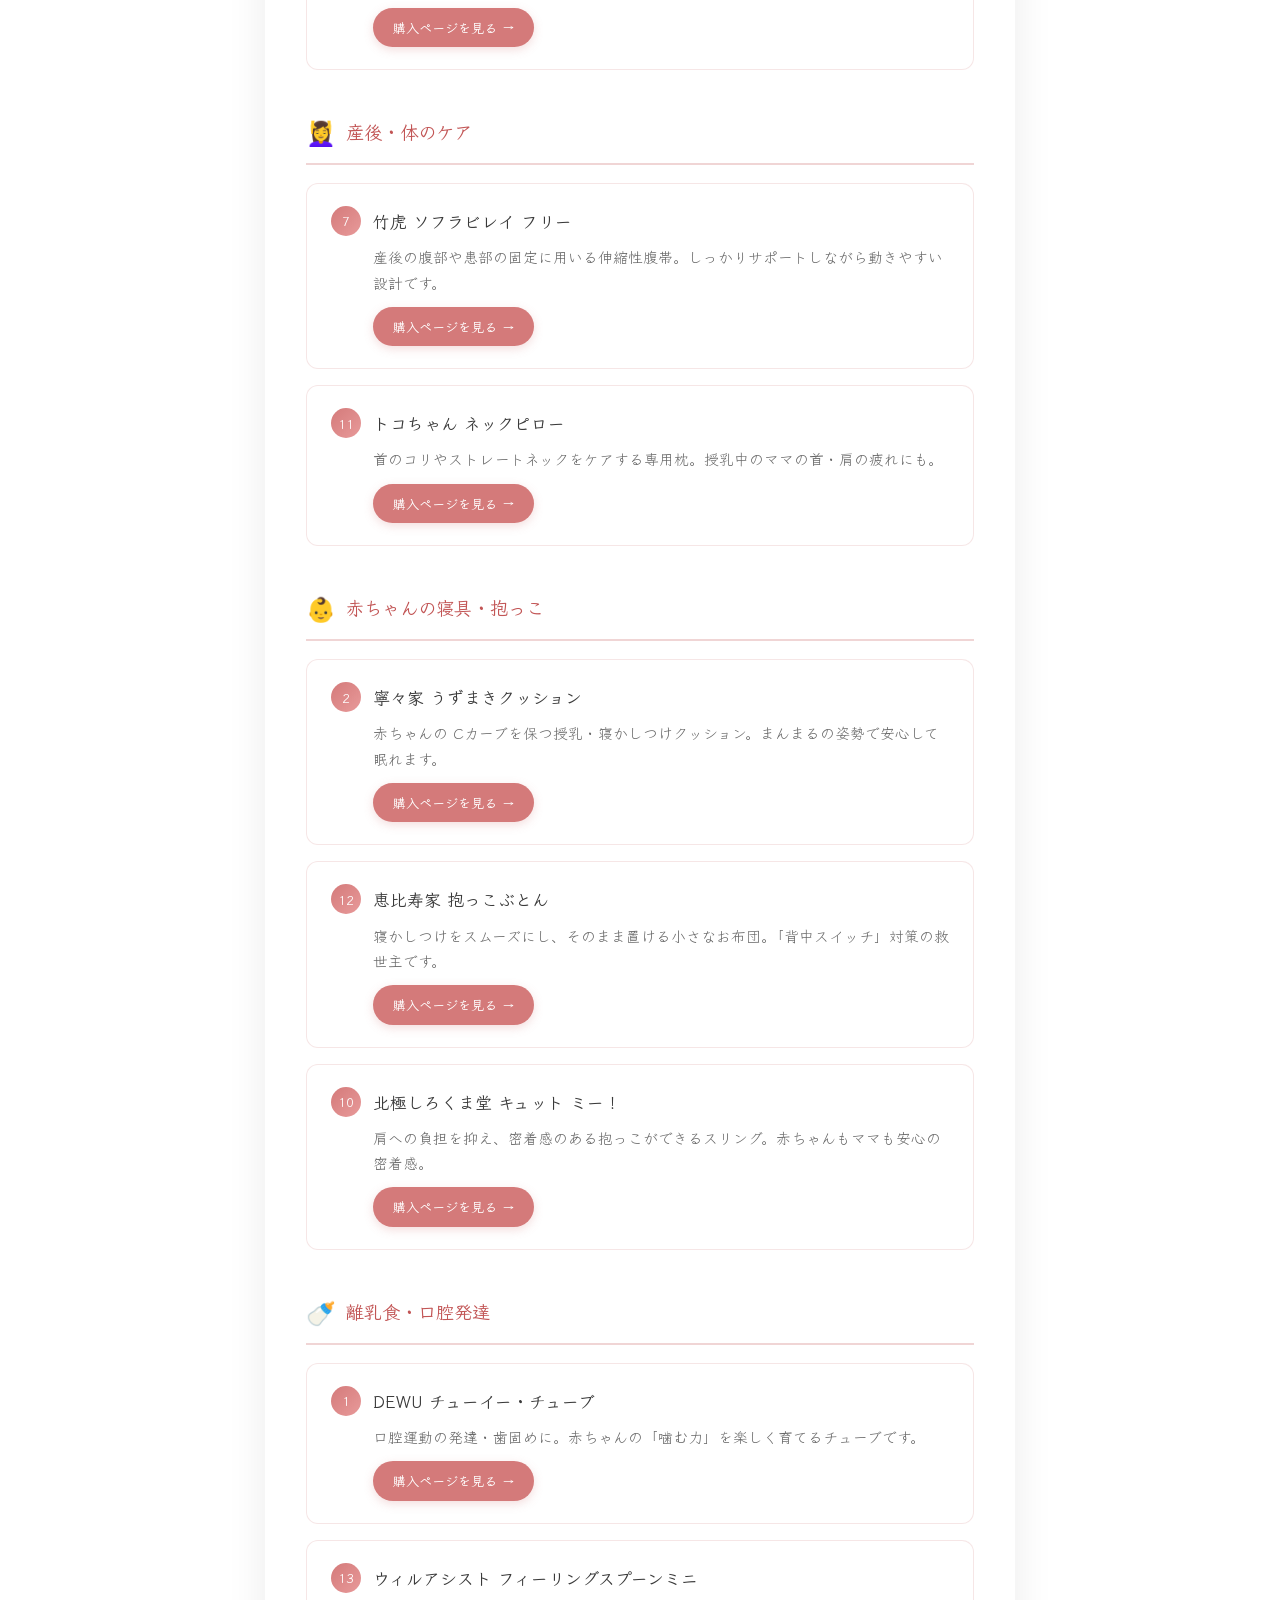
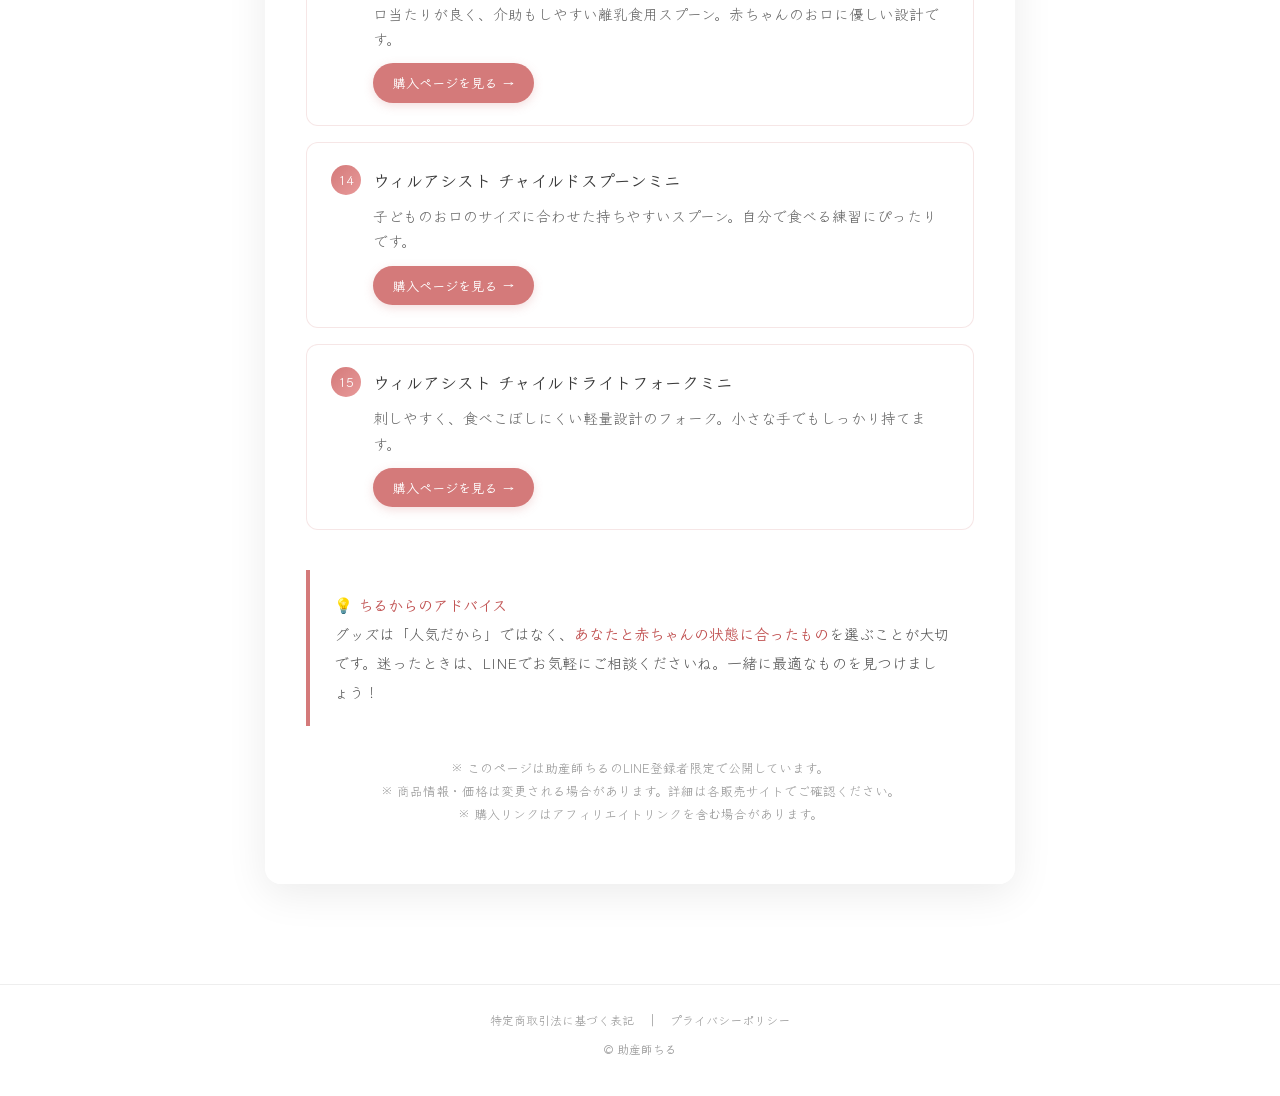
<file: p/goods/index.html>
<!DOCTYPE html>
<html lang="ja">
<head>
<!-- Google tag (gtag.js) -->
<script async src="https://www.googletagmanager.com/gtag/js?id=G-WZZB9R7PXQ"></script>
<script>
  window.dataLayer = window.dataLayer || [];
  function gtag(){dataLayer.push(arguments);}
  gtag('js', new Date());
  gtag('config', 'G-WZZB9R7PXQ');
</script>
<meta charset="UTF-8">
<link rel="icon" type="image/png" href="/images/favicon.png">
<link rel="apple-touch-icon" href="/images/apple-touch-icon.png">
<meta name="viewport" content="width=device-width, initial-scale=1.0">
<meta name="robots" content="noindex, nofollow">
<title>助産師ちるのおすすめグッズリスト</title>
<link href="https://fonts.googleapis.com/css2?family=Klee+One:wght@400;600&display=swap" rel="stylesheet">
<style>
  * { box-sizing: border-box; }
  body {
    font-family: 'Klee One', 'Hiragino Kaku Gothic ProN', sans-serif;
    margin: 0;
    padding: 0;
    color: #4a3a3a;
    background-image: url('/images/scene_001.jpg');
    background-size: cover;
    background-position: center;
    background-attachment: fixed;
    line-height: 1.8;
  }

  .bg-overlay {
    background: rgba(255, 255, 255, 0.88);
    min-height: 100vh;
    padding: 40px 20px 60px;
  }

  .container {
    max-width: 750px;
    margin: 0 auto;
    background: rgba(255, 255, 255, 0.75);
    border-radius: 16px;
    padding: 45px 40px;
    box-shadow: 0 10px 40px rgba(0,0,0,0.08);
    border: 1px solid rgba(255,255,255,0.9);
    backdrop-filter: blur(6px);
  }

  h1, h2, h3, p, li, td, th {
    text-shadow:
      1px 1px 0px #fff, -1px -1px 0px #fff,
      1px -1px 0px #fff, -1px 1px 0px #fff,
      0px 1px 0px #fff, 0px -1px 0px #fff,
      1px 0px 0px #fff, -1px 0px 0px #fff,
      0px 0px 6px rgba(255,255,255,0.8);
  }

  /* ---- ヘッダー ---- */
  .page-badge {
    text-align: center;
    margin-bottom: 8px;
  }
  .page-badge span {
    display: inline-block;
    background: linear-gradient(135deg, #D47A7A, #E89A9A);
    color: #fff;
    font-size: 13px;
    font-weight: 600;
    padding: 5px 18px;
    border-radius: 20px;
    letter-spacing: 0.08em;
    text-shadow: none;
  }

  h1 {
    font-size: 26px;
    text-align: center;
    color: #3A3A3A;
    line-height: 1.5;
    margin-top: 10px;
    margin-bottom: 12px;
  }
  h1 .accent {
    color: #C25555;
  }

  .intro {
    text-align: center;
    font-size: 0.95em;
    color: #666;
    margin-bottom: 40px;
    line-height: 1.9;
  }

  /* ---- プロフィールバー ---- */
  .profile-bar {
    display: flex;
    align-items: center;
    gap: 16px;
    background: rgba(255,255,255,0.85);
    padding: 16px 20px;
    border-radius: 10px;
    border: 1px solid #F0D5D5;
    margin-bottom: 40px;
  }
  .profile-bar-img {
    width: 56px;
    height: 56px;
    border-radius: 50%;
    background: url('/images/chill_profile.png') center center / 135% no-repeat;
    flex-shrink: 0;
  }
  .profile-bar-text {
    font-size: 0.9em;
    color: #555;
  }
  .profile-bar-text strong {
    color: #C25555;
    font-size: 1.05em;
  }

  /* ---- カテゴリ ---- */
  .category {
    margin-bottom: 40px;
  }
  .category-title {
    display: flex;
    align-items: center;
    gap: 10px;
    font-size: 1.15em;
    font-weight: 600;
    color: #C25555;
    margin-bottom: 18px;
    padding-bottom: 10px;
    border-bottom: 2px solid #F0D5D5;
  }
  .category-title .emoji {
    font-size: 1.3em;
    text-shadow: none;
  }

  /* ---- 商品カード ---- */
  .item-card {
    background: rgba(255, 255, 255, 0.88);
    border-radius: 12px;
    padding: 22px 24px;
    margin-bottom: 16px;
    border: 1px solid rgba(240, 213, 213, 0.6);
    transition: transform 0.2s, box-shadow 0.2s;
  }
  .item-card:hover {
    transform: translateY(-2px);
    box-shadow: 0 6px 20px rgba(212, 122, 122, 0.12);
  }
  .item-card:last-child {
    margin-bottom: 0;
  }

  .item-header {
    display: flex;
    align-items: center;
    gap: 12px;
    margin-bottom: 8px;
  }
  .item-num {
    display: flex;
    align-items: center;
    justify-content: center;
    width: 30px;
    height: 30px;
    border-radius: 50%;
    background: linear-gradient(135deg, #D47A7A, #E89A9A);
    color: #fff;
    font-size: 13px;
    font-weight: 600;
    flex-shrink: 0;
    text-shadow: none;
  }
  .item-name {
    font-weight: 600;
    font-size: 1.05em;
    color: #3A3A3A;
  }

  .item-desc {
    font-size: 0.93em;
    color: #666;
    margin: 0 0 12px 42px;
    line-height: 1.7;
  }

  .item-link {
    display: inline-flex;
    align-items: center;
    gap: 6px;
    margin-left: 42px;
    padding: 8px 20px;
    background: #D47A7A;
    color: #fff !important;
    text-decoration: none;
    border-radius: 20px;
    font-size: 13px;
    font-weight: 600;
    text-shadow: none;
    transition: 0.2s;
    box-shadow: 0 3px 10px rgba(212, 122, 122, 0.25);
  }
  .item-link:hover {
    background: #C25555;
    transform: translateY(-1px);
    box-shadow: 0 4px 14px rgba(212, 122, 122, 0.35);
  }
  .item-link .arrow {
    font-size: 11px;
  }

  /* ---- ちるの一言 ---- */
  .chiru-note {
    background: rgba(255,255,255,0.9);
    border-left: 4px solid #D47A7A;
    border-radius: 0 10px 10px 0;
    padding: 20px 24px;
    margin-top: 40px;
    margin-bottom: 20px;
  }
  .chiru-note p {
    margin: 0;
    font-size: 0.95em;
    line-height: 1.9;
    color: #555;
  }
  .chiru-note strong {
    color: #C25555;
  }

  /* ---- 注意書き ---- */
  .disclaimer {
    font-size: 0.8em;
    color: #999;
    text-align: center;
    margin-top: 30px;
    line-height: 1.8;
    text-shadow: none;
  }

  @media (max-width: 600px) {
    .container { padding: 30px 18px; }
    h1 { font-size: 21px; }
    .item-desc { margin-left: 0; margin-top: 6px; }
    .item-link { margin-left: 0; margin-top: 8px; }
    .profile-bar { flex-direction: column; text-align: center; }
  }
</style>
</head>
<body>
<div class="bg-overlay">
  <div class="container">

    <div class="page-badge"><span>🎁 LINE登録者限定</span></div>
    <h1>助産師ちるの<br><span class="accent">おすすめグッズリスト</span></h1>
    <p class="intro">
      現役助産師として2万人以上のママと赤ちゃんをケアしてきた経験から、<br>
      本当に役立った厳選グッズだけをご紹介します。
    </p>

    <div class="profile-bar">
      <div class="profile-bar-img"></div>
      <div class="profile-bar-text">
        <strong>助産師 ちる</strong><br>
        産婦人科勤務（累計サポート2万人以上）／現在、第一子育児中
      </div>
    </div>

    <!-- ===== カテゴリ1: 妊娠中のケア ===== -->
    <div class="category">
      <div class="category-title">
        <span class="emoji">🤰</span> 妊娠中のケア・サポート
      </div>

      <div class="item-card" id="item-04">
        <div class="item-header">
          <span class="item-num">4</span>
          <span class="item-name">トコちゃんベルト 骨盤ベルト</span>
        </div>
        <p class="item-desc">妊娠中〜産後の骨盤を支え、腰痛などを軽減するベルト。骨盤ケアの定番アイテムです。</p>
        <a href="https://tocochan.net/" class="item-link" target="_blank">購入ページを見る <span class="arrow">→</span></a>
      </div>

      <div class="item-card" id="item-03">
        <div class="item-header">
          <span class="item-num">3</span>
          <span class="item-name">トコちゃんベルト 厚手腹巻ロング</span>
        </div>
        <p class="item-desc">ベルトの肌への食い込みや、お腹の冷えを防ぐ腹巻。トコちゃんベルトと併用がおすすめです。</p>
        <a href="https://tocochan.net/" class="item-link" target="_blank">購入ページを見る <span class="arrow">→</span></a>
      </div>

      <div class="item-card" id="item-06">
        <div class="item-header">
          <span class="item-num">6</span>
          <span class="item-name">さらし（5m / 2.5m）</span>
        </div>
        <p class="item-desc">腹帯（安産祈願）や、胸の固定など多目的に使える綿布。昔から伝わる万能アイテムです。</p>
        <a href="https://www.amazon.co.jp/s?k=%E3%81%95%E3%82%89%E3%81%97+%E8%85%B9%E5%B8%AF+%E7%B6%BF100+5m" class="item-link" target="_blank">購入ページを見る <span class="arrow">→</span></a>
      </div>

      <div class="item-card" id="item-05">
        <div class="item-header">
          <span class="item-num">5</span>
          <span class="item-name">犬印 マタニティオールインワンパンツ</span>
        </div>
        <p class="item-desc">妊婦帯、腹巻、検診時にも便利な機能性パンツ。1枚で何役もこなしてくれます。</p>
        <a href="https://www.amazon.co.jp/s?k=%E7%8A%AC%E5%8D%B0+%E3%82%AA%E3%83%BC%E3%83%AB%E3%82%A4%E3%83%B3%E3%83%AF%E3%83%B3+%E3%83%9E%E3%82%BF%E3%83%8B%E3%83%86%E3%82%A3%E3%83%91%E3%83%B3%E3%83%84+HB8392" class="item-link" target="_blank">購入ページを見る <span class="arrow">→</span></a>
      </div>

      <div class="item-card" id="item-09">
        <div class="item-header">
          <span class="item-num">9</span>
          <span class="item-name">ユニクロ マタニティレギンス</span>
        </div>
        <p class="item-desc">締め付けが少なく、お腹を優しく包む妊婦用レギンス。普段使いしやすく、コスパも◎。</p>
        <a href="https://www.uniqlo.com/jp/ja/women/maternity" class="item-link" target="_blank">購入ページを見る <span class="arrow">→</span></a>
      </div>

      <div class="item-card" id="item-08">
        <div class="item-header">
          <span class="item-num">8</span>
          <span class="item-name">ユニクロ 5本指ソックス</span>
        </div>
        <p class="item-desc">冷え対策や蒸れ防止、足元をしっかり踏ん張れる靴下。妊娠中の冷えは大敵です。</p>
        <a href="https://www.uniqlo.com/jp/ja/women/underwear/socks/five-toe-socks" class="item-link" target="_blank">購入ページを見る <span class="arrow">→</span></a>
      </div>
    </div>

    <!-- ===== カテゴリ2: 産後・体のケア ===== -->
    <div class="category">
      <div class="category-title">
        <span class="emoji">💆‍♀️</span> 産後・体のケア
      </div>

      <div class="item-card" id="item-07">
        <div class="item-header">
          <span class="item-num">7</span>
          <span class="item-name">竹虎 ソフラビレイ フリー</span>
        </div>
        <p class="item-desc">産後の腹部や患部の固定に用いる伸縮性腹帯。しっかりサポートしながら動きやすい設計です。</p>
        <a href="https://www.amazon.co.jp/s?k=%E7%AB%B9%E8%99%8E+%E3%82%BD%E3%83%95%E3%83%A9%E3%83%93%E3%83%AC%E3%82%A4+%E3%83%95%E3%83%AA%E3%83%BC" class="item-link" target="_blank">購入ページを見る <span class="arrow">→</span></a>
      </div>

      <div class="item-card" id="item-11">
        <div class="item-header">
          <span class="item-num">11</span>
          <span class="item-name">トコちゃん ネックピロー</span>
        </div>
        <p class="item-desc">首のコリやストレートネックをケアする専用枕。授乳中のママの首・肩の疲れにも。</p>
        <a href="https://tocochan.net/" class="item-link" target="_blank">購入ページを見る <span class="arrow">→</span></a>
      </div>
    </div>

    <!-- ===== カテゴリ3: 赤ちゃんの寝具・抱っこ ===== -->
    <div class="category">
      <div class="category-title">
        <span class="emoji">👶</span> 赤ちゃんの寝具・抱っこ
      </div>

      <div class="item-card" id="item-02">
        <div class="item-header">
          <span class="item-num">2</span>
          <span class="item-name">寧々家 うずまきクッション</span>
        </div>
        <p class="item-desc">赤ちゃんの Cカーブを保つ授乳・寝かしつけクッション。まんまるの姿勢で安心して眠れます。</p>
        <a href="https://neneya.thebase.in/" class="item-link" target="_blank">購入ページを見る <span class="arrow">→</span></a>
      </div>

      <div class="item-card" id="item-12">
        <div class="item-header">
          <span class="item-num">12</span>
          <span class="item-name">恵比寿家 抱っこぶとん</span>
        </div>
        <p class="item-desc">寝かしつけをスムーズにし、そのまま置ける小さなお布団。「背中スイッチ」対策の救世主です。</p>
        <a href="https://futon-ebisuya.com/" class="item-link" target="_blank">購入ページを見る <span class="arrow">→</span></a>
      </div>

      <div class="item-card" id="item-10">
        <div class="item-header">
          <span class="item-num">10</span>
          <span class="item-name">北極しろくま堂 キュット ミー！</span>
        </div>
        <p class="item-desc">肩への負担を抑え、密着感のある抱っこができるスリング。赤ちゃんもママも安心の密着感。</p>
        <a href="https://babywearing.jp/" class="item-link" target="_blank">購入ページを見る <span class="arrow">→</span></a>
      </div>
    </div>

    <!-- ===== カテゴリ4: 離乳食・口腔ケア ===== -->
    <div class="category">
      <div class="category-title">
        <span class="emoji">🍼</span> 離乳食・口腔発達
      </div>

      <div class="item-card" id="item-01">
        <div class="item-header">
          <span class="item-num">1</span>
          <span class="item-name">DEWU チューイー・チューブ</span>
        </div>
        <p class="item-desc">口腔運動の発達・歯固めに。赤ちゃんの「噛む力」を楽しく育てるチューブです。</p>
        <a href="https://www.amazon.co.jp/s?k=Chewy+Tubes+%E6%AD%AF%E5%9B%BA%E3%82%81" class="item-link" target="_blank">購入ページを見る <span class="arrow">→</span></a>
      </div>

      <div class="item-card" id="item-13">
        <div class="item-header">
          <span class="item-num">13</span>
          <span class="item-name">ウィルアシスト フィーリングスプーンミニ</span>
        </div>
        <p class="item-desc">口当たりが良く、介助もしやすい離乳食用スプーン。赤ちゃんのお口に優しい設計です。</p>
        <a href="https://www.amazon.co.jp/s?k=%E3%82%A6%E3%82%A3%E3%83%AB%E3%82%A2%E3%82%B7%E3%82%B9%E3%83%88+%E3%83%95%E3%82%A3%E3%83%BC%E3%83%87%E3%82%A3%E3%83%B3%E3%82%B0%E3%82%B9%E3%83%97%E3%83%BC%E3%83%B3+%E3%83%9F%E3%83%8B" class="item-link" target="_blank">購入ページを見る <span class="arrow">→</span></a>
      </div>

      <div class="item-card" id="item-14">
        <div class="item-header">
          <span class="item-num">14</span>
          <span class="item-name">ウィルアシスト チャイルドスプーンミニ</span>
        </div>
        <p class="item-desc">子どものお口のサイズに合わせた持ちやすいスプーン。自分で食べる練習にぴったりです。</p>
        <a href="https://www.amazon.co.jp/s?k=%E3%82%A6%E3%82%A3%E3%83%AB%E3%82%A2%E3%82%B7%E3%82%B9%E3%83%88+%E3%83%81%E3%83%A3%E3%82%A4%E3%83%AB%E3%83%89%E3%82%B9%E3%83%97%E3%83%BC%E3%83%B3+%E3%83%9F%E3%83%8B" class="item-link" target="_blank">購入ページを見る <span class="arrow">→</span></a>
      </div>

      <div class="item-card" id="item-15">
        <div class="item-header">
          <span class="item-num">15</span>
          <span class="item-name">ウィルアシスト チャイルドライトフォークミニ</span>
        </div>
        <p class="item-desc">刺しやすく、食べこぼしにくい軽量設計のフォーク。小さな手でもしっかり持てます。</p>
        <a href="https://www.amazon.co.jp/s?k=%E3%82%A6%E3%82%A3%E3%83%AB%E3%82%A2%E3%82%B7%E3%82%B9%E3%83%88+%E3%83%81%E3%83%A3%E3%82%A4%E3%83%AB%E3%83%89%E3%83%A9%E3%82%A4%E3%83%88%E3%83%95%E3%82%A9%E3%83%BC%E3%82%AF+%E3%83%9F%E3%83%8B" class="item-link" target="_blank">購入ページを見る <span class="arrow">→</span></a>
      </div>
    </div>

    <!-- ちるの一言 -->
    <div class="chiru-note">
      <p><strong>💡 ちるからのアドバイス</strong><br>
      グッズは「人気だから」ではなく、<strong>あなたと赤ちゃんの状態に合ったもの</strong>を選ぶことが大切です。迷ったときは、LINEでお気軽にご相談くださいね。一緒に最適なものを見つけましょう！</p>
    </div>

    <p class="disclaimer">
      ※ このページは助産師ちるのLINE登録者限定で公開しています。<br>
      ※ 商品情報・価格は変更される場合があります。詳細は各販売サイトでご確認ください。<br>
      ※ 購入リンクはアフィリエイトリンクを含む場合があります。
    </p>

  </div>
</div>

<footer style="text-align:center;padding:24px 16px;font-size:12px;color:#999;border-top:1px solid #eee;margin-top:40px">
  <a href="https://www.cross-over-airline.com/tokusyoho/" target="_blank" style="color:#999;text-decoration:none;margin:0 12px">特定商取引法に基づく表記</a>｜<a href="https://www.cross-over-airline.com/privacy/" target="_blank" style="color:#999;text-decoration:none;margin:0 12px">プライバシーポリシー</a>
  <p style="margin-top:8px">© 助産師ちる</p>
</footer>

</body>
</html>
</file>
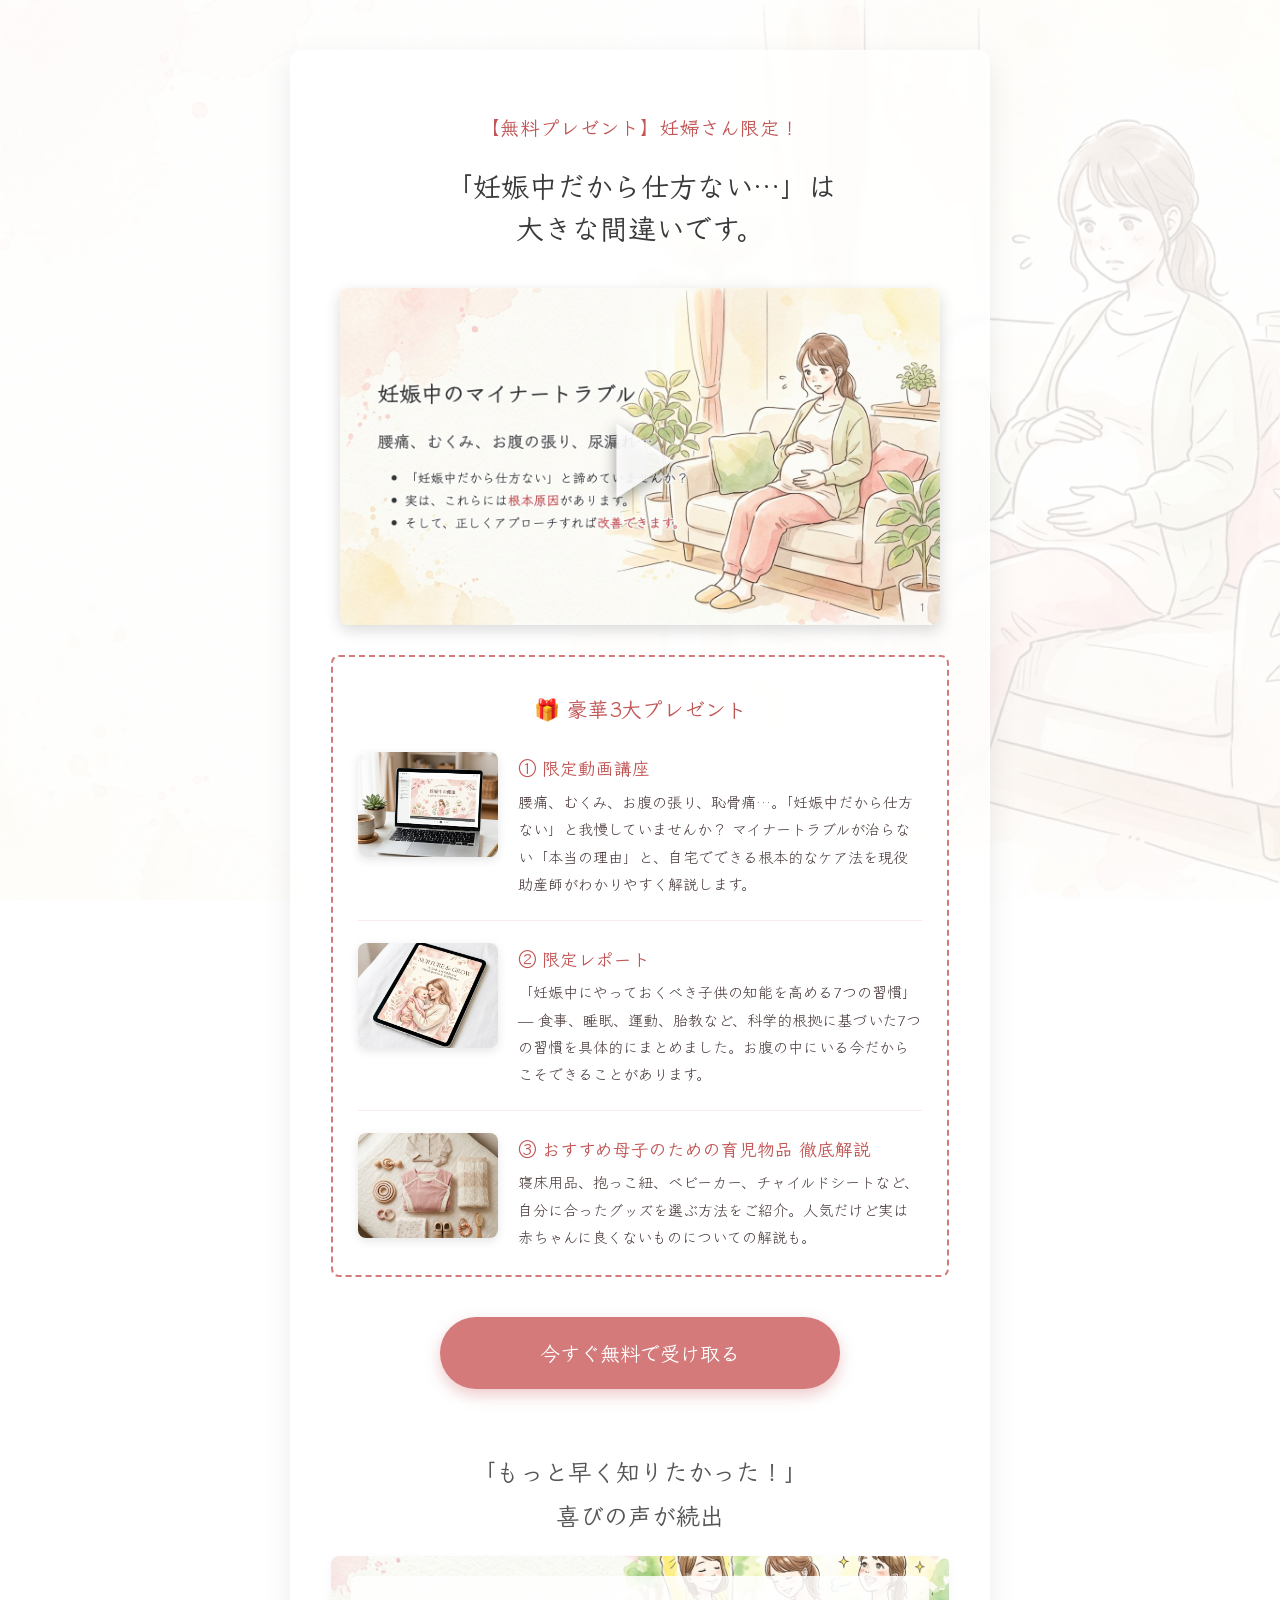
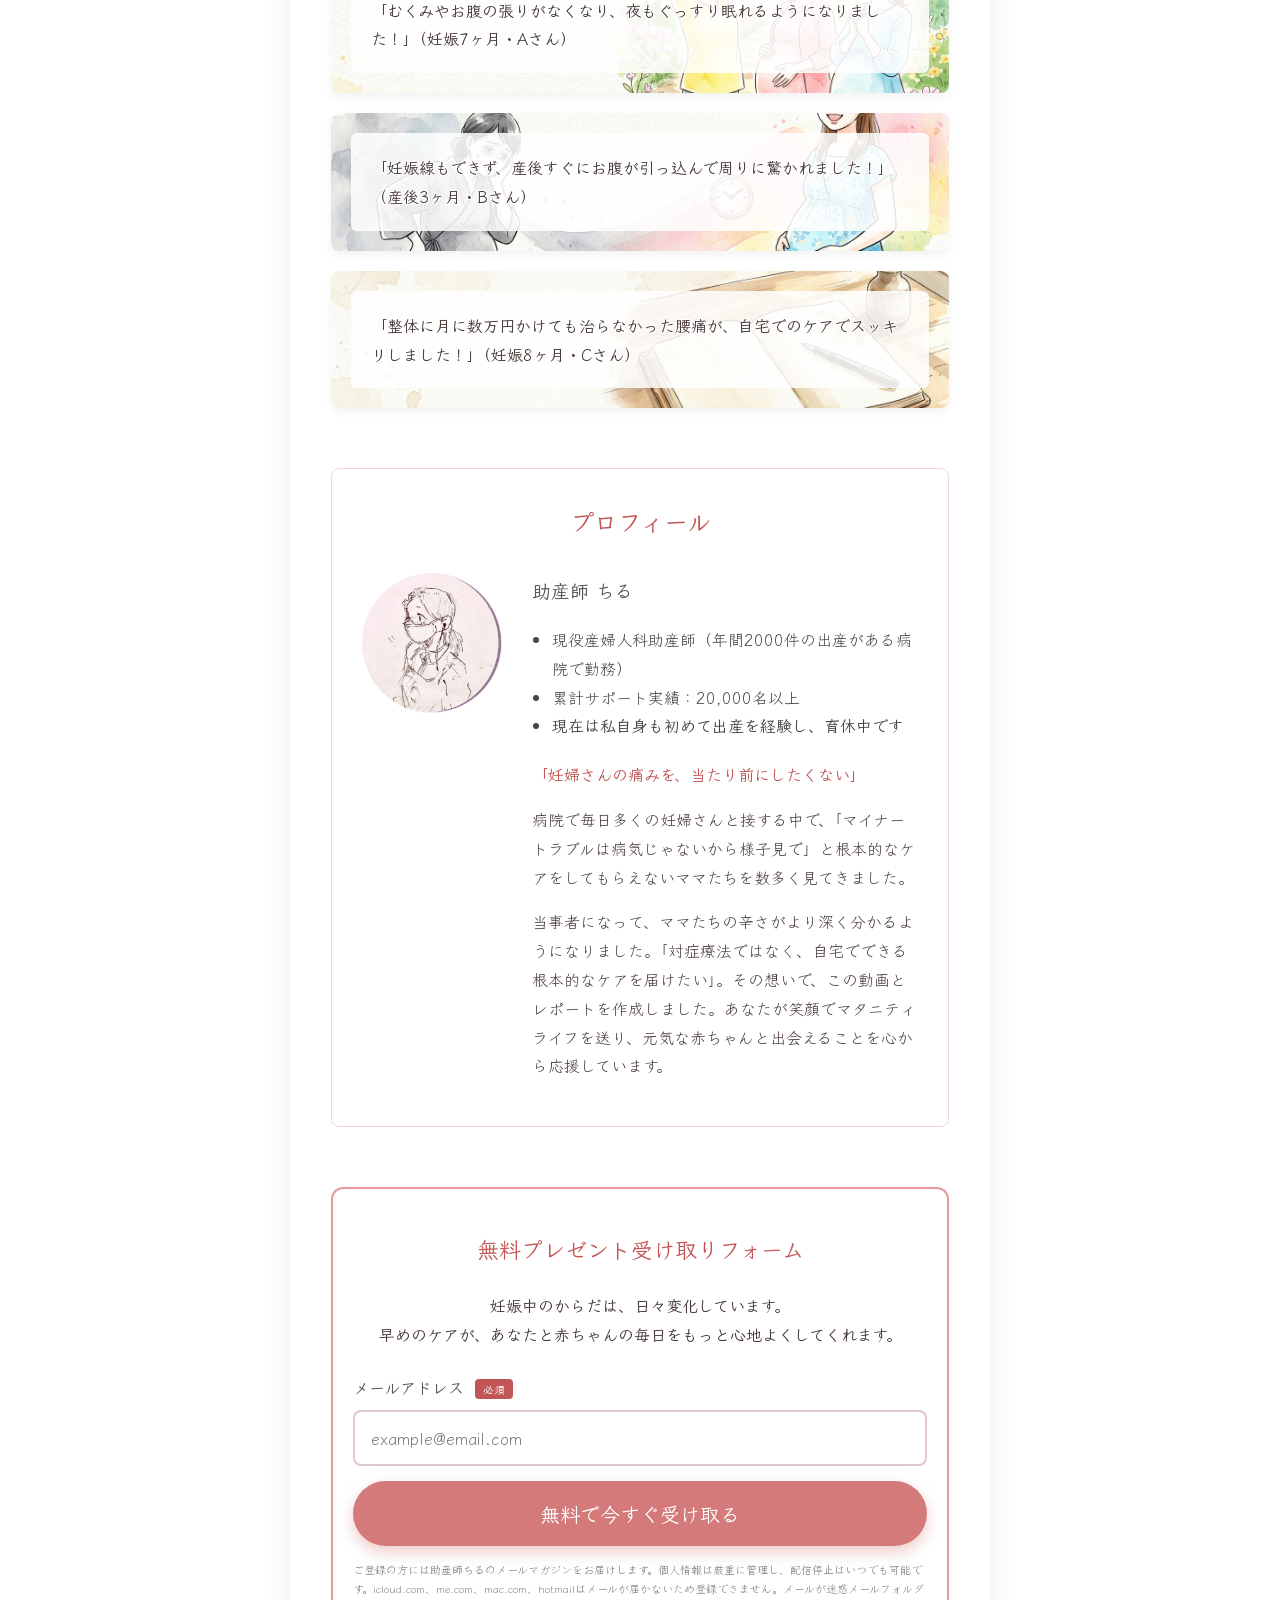
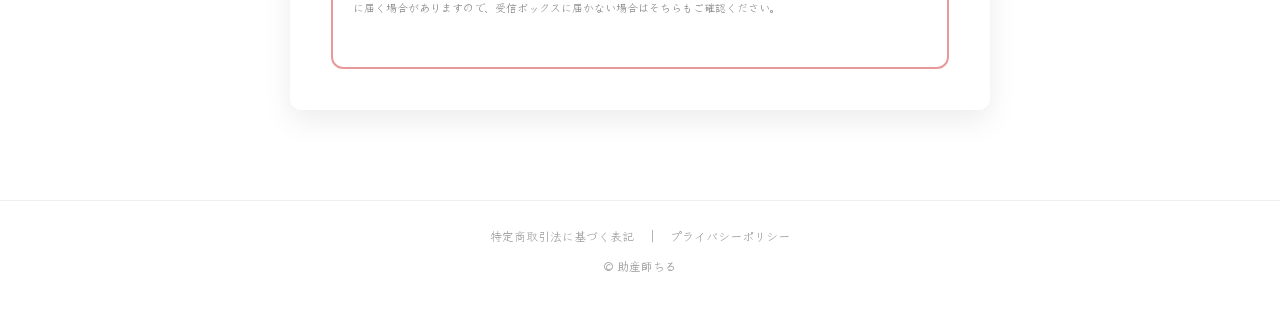
<file: p/instagram/index.html>
<!DOCTYPE html>
<html lang="ja">
<head>
<!-- Google tag (gtag.js) -->
<script async src="https://www.googletagmanager.com/gtag/js?id=G-WZZB9R7PXQ"></script>
<script>
  window.dataLayer = window.dataLayer || [];
  function gtag(){dataLayer.push(arguments);}
  gtag('js', new Date());
  gtag('config', 'G-WZZB9R7PXQ');
</script>
<meta charset="UTF-8">
<link rel="icon" type="image/png" href="/images/favicon.png">
<link rel="apple-touch-icon" href="/images/apple-touch-icon.png">
<meta name="viewport" content="width=device-width, initial-scale=1.0">
<title>助産師ちる 無料プレゼント</title>
<link href="https://fonts.googleapis.com/css2?family=Klee+One:wght@400;600&display=swap" rel="stylesheet">
<style>
  * { box-sizing: border-box; }
  body {
    font-family: 'Klee One', 'Hiragino Kaku Gothic ProN', sans-serif;
    margin: 0;
    padding: 0;
    color: #4a3a3a;
    /* スライドと同じ水彩画を背景に設定 */
    background-image: url('/images/scene_001.jpg'); 
    background-size: cover;
    background-position: center;
    background-attachment: fixed;
    line-height: 1.8;
  }
  
  /* スライドと同じ半透明の白オーバーレイ */
  .bg-overlay {
    background: rgba(255, 255, 255, 0.85);
    min-height: 100vh;
    padding: 50px 20px;
  }
  
  .container {
    max-width: 700px;
    margin: 0 auto;
    background: rgba(255, 255, 255, 0.7);
    border-radius: 12px;
    padding: 40px;
    box-shadow: 0 10px 30px rgba(0,0,0,0.08);
    border: 1px solid rgba(255,255,255,0.9);
    backdrop-filter: blur(5px);
  }
  
  /* スライドと同じ視認性担保のアウトライン（白縁取り） */
  h1, h2, h3, p, li {
    text-shadow: 
      1px 1px 0px #fff, -1px -1px 0px #fff,
      1px -1px 0px #fff, -1px 1px 0px #fff,
      0px 1px 0px #fff, 0px -1px 0px #fff,
      1px 0px 0px #fff, -1px 0px 0px #fff,
      0px 0px 6px rgba(255,255,255,0.8);
  }
  
  .catch {
    text-align: center;
    font-weight: 600;
    color: #C25555;
    font-size: 1.2em;
    margin-bottom: 10px;
    letter-spacing: 0.05em;
  }
  
  h1 {
    font-size: 28px;
    text-align: center;
    color: #3A3A3A;
    line-height: 1.5;
    margin-bottom: 40px;
  }
  
  /* 動画は埋め込まず、「サムネイル画像」を配置してフォームへ誘導 */
  .video-thumbnail {
    position: relative;
    width: 100%;
    max-width: 600px;
    margin: 0 auto 30px;
    border-radius: 8px;
    overflow: hidden;
    box-shadow: 0 5px 15px rgba(0,0,0,0.15);
    cursor: pointer;
    transition: transform 0.2s;
  }
  .video-thumbnail:hover {
    transform: scale(1.02);
  }
  .video-thumbnail img {
    width: 100%;
    display: block;
  }
  .video-thumbnail::after {
    content: '▶';
    position: absolute;
    top: 50%;
    left: 50%;
    transform: translate(-50%, -50%);
    font-size: 80px;
    color: rgba(255,255,255,0.9);
    text-shadow: 0 4px 15px rgba(0,0,0,0.4);
  }
  
  .gifts {
    background: rgba(255, 255, 255, 0.8);
    padding: 25px;
    border-radius: 8px;
    border: 2px dashed #D47A7A;
    margin-bottom: 40px;
  }
  .gifts p {
    margin: 8px 0;
    font-size: 1.1em;
    font-weight: 600;
  }
  .gift-item {
    display: flex;
    gap: 20px;
    align-items: flex-start;
    margin-bottom: 22px;
    padding-bottom: 22px;
    border-bottom: 1px solid rgba(212, 122, 122, 0.15);
  }
  .gift-item:last-child {
    margin-bottom: 0;
    padding-bottom: 0;
    border-bottom: none;
  }
  .gift-item img {
    width: 140px;
    height: 105px;
    object-fit: cover;
    border-radius: 8px;
    flex-shrink: 0;
    box-shadow: 0 3px 10px rgba(0,0,0,0.1);
  }
  .gift-item .gift-text p:first-child {
    color: #C25555;
  }
  @media (max-width: 600px) {
    .gift-item {
      flex-direction: column;
      align-items: center;
      text-align: center;
    }
    .gift-item img {
      width: 100%;
      max-width: 280px;
      height: auto;
    }
  }
  
  .btn {
    display: block;
    width: 100%;
    max-width: 400px;
    margin: 0 auto;
    background: #D47A7A;
    color: #fff !important;
    text-align: center;
    padding: 18px;
    border-radius: 40px;
    font-size: 20px;
    font-weight: 600;
    text-decoration: none;
    text-shadow: none; /* ボタン文字には縁取りをしない */
    box-shadow: 0 6px 15px rgba(212, 122, 122, 0.4);
    transition: 0.2s;
  }
  .btn:hover {
    background: #C25555;
    transform: translateY(-2px);
    box-shadow: 0 8px 20px rgba(212, 122, 122, 0.5);
  }
  
  /* お客様の声（水彩画背景を活用） */
  .voice {
    background-size: cover;
    background-position: center;
    position: relative;
    padding: 20px;
    border-radius: 8px;
    margin-bottom: 20px;
    box-shadow: 0 4px 10px rgba(0,0,0,0.05);
  }
  .voice-inner {
    background: rgba(255, 255, 255, 0.85);
    padding: 20px;
    border-radius: 6px;
  }
  .voice p {
    margin: 0;
    font-weight: 600;
  }
  
  /* プロフィール */
  .profile {
    margin-top: 60px;
    background: rgba(255, 255, 255, 0.8);
    padding: 30px;
    border-radius: 8px;
    border: 1px solid #F0D5D5;
  }
  .profile h2 {
    color: #C25555;
    text-align: center;
    margin-top: 0;
    margin-bottom: 30px;
  }
  .profile-content {
    display: flex;
    align-items: flex-start;
    gap: 30px;
  }
  /* ちるさんの似顔絵スケッチを使用 */
  .profile-img {
    width: 140px;
    height: 140px;
    border-radius: 50%;
    background: url('/images/chill_profile.png') center center / 135% no-repeat;
    flex-shrink: 0;
    box-shadow: none;
    border: none;
  }
  
  @media (max-width: 600px) {
    .container { padding: 25px 15px; }
    h1 { font-size: 22px; }
    .profile-content { flex-direction: column; align-items: center; }
    .btn { font-size: 18px; padding: 15px; width: 100%; }
  }
</style>
</head>
<body>
<div class="bg-overlay">
  <div class="container">
    
    <p class="catch">【無料プレゼント】妊婦さん限定！</p>
    <h1>「妊娠中だから仕方ない…」は<br>大きな間違いです。</h1>
    
    <!-- 実際の動画ではなく、動画に見立てたサムネイル画像（クリックでフォームへ） -->
    <a href="#form" style="text-decoration: none;">
      <div class="video-thumbnail">
        <!-- スライドの1枚目を書き出した画像を使用 -->
        <img src="/output_slides.001.jpg" alt="動画講座のサムネイル">
      </div>
    </a>
    
    <div class="gifts">
      <p style="color: #C25555; text-align: center; margin-bottom: 25px; font-size: 1.3em;">🎁 豪華3大プレゼント</p>
      
      <div class="gift-item">
        <img src="/images/gift_01_video.png" alt="限定動画講座">
        <div class="gift-text">
          <p style="margin: 0;">① 限定動画講座</p>
          <p style="margin: 4px 0 0 0; font-weight: 400; font-size: 0.95em;">腰痛、むくみ、お腹の張り、恥骨痛…。「妊娠中だから仕方ない」と我慢していませんか？ マイナートラブルが治らない「本当の理由」と、自宅でできる根本的なケア法を現役助産師がわかりやすく解説します。</p>
        </div>
      </div>

      <div class="gift-item">
        <img src="/images/gift_02_report.png" alt="限定レポート">
        <div class="gift-text">
          <p style="margin: 0;">② 限定レポート</p>
          <p style="margin: 4px 0 0 0; font-weight: 400; font-size: 0.95em;">「妊娠中にやっておくべき子供の知能を高める7つの習慣」— 食事、睡眠、運動、胎教など、科学的根拠に基づいた7つの習慣を具体的にまとめました。お腹の中にいる今だからこそできることがあります。</p>
        </div>
      </div>

      <div class="gift-item">
        <img src="/images/gift_03_products.png" alt="育児物品 徹底解説">
        <div class="gift-text">
          <p style="margin: 0;">③ おすすめ母子のための育児物品 徹底解説</p>
          <p style="margin: 4px 0 0 0; font-weight: 400; font-size: 0.95em;">寝床用品、抱っこ紐、ベビーカー、チャイルドシートなど、自分に合ったグッズを選ぶ方法をご紹介。人気だけど実は赤ちゃんに良くないものについての解説も。</p>
        </div>
      </div>
    </div>

    <a href="#form" class="btn">今すぐ無料で受け取る</a>

    <h2 style="text-align: center; margin-top: 60px; color: #555;">「もっと早く知りたかった！」<br>喜びの声が続出</h2>
    
    <!-- 声の背景には他のスライドの背景イラストを活用 -->
    <div class="voice" style="background-image: url('/images/scene_012.jpg');">
      <div class="voice-inner">
        <p>「むくみやお腹の張りがなくなり、夜もぐっすり眠れるようになりました！」（妊娠7ヶ月・Aさん）</p>
      </div>
    </div>
    <div class="voice" style="background-image: url('/images/scene_013.jpg');">
      <div class="voice-inner">
        <p>「妊娠線もできず、産後すぐにお腹が引っ込んで周りに驚かれました！」（産後3ヶ月・Bさん）</p>
      </div>
    </div>
    <div class="voice" style="background-image: url('/images/scene_014.jpg');">
      <div class="voice-inner">
        <p>「整体に月に数万円かけても治らなかった腰痛が、自宅でのケアでスッキリしました！」（妊娠8ヶ月・Cさん）</p>
      </div>
    </div>
    
    <div class="profile">
      <h2>プロフィール</h2>
      <div class="profile-content">
        <div class="profile-img"></div>
        <div>
          <h3 style="margin-top:0; color: #555;">助産師 ちる</h3>
          <ul style="padding-left: 20px; margin-bottom: 20px; color: #444;">
            <li>現役産婦人科助産師（年間2000件の出産がある病院で勤務）</li>
            <li>累計サポート実績：20,000名以上</li>
            <li><strong>現在は私自身も初めて出産を経験し、育休中です</strong></li>
          </ul>
          <p style="font-weight: 600; color: #C25555;">「妊婦さんの痛みを、当たり前にしたくない」</p>
          <p>病院で毎日多くの妊婦さんと接する中で、「マイナートラブルは病気じゃないから様子見で」と根本的なケアをしてもらえないママたちを数多く見てきました。</p>
          <p>当事者になって、ママたちの辛さがより深く分かるようになりました。「対症療法ではなく、自宅でできる根本的なケアを届けたい」。その想いで、この動画とレポートを作成しました。あなたが笑顔でマタニティライフを送り、元気な赤ちゃんと出会えることを心から応援しています。</p>
        </div>
      </div>
    </div>

    <!-- 登録フォーム -->
    <div id="form" style="margin-top: 60px; background: rgba(255,255,255,0.95); padding: 40px 20px; border-radius: 12px; text-align: center; border: 2px solid #E89A9A;">
      <h3 style="color: #C25555; margin-top:0; font-size: 22px;">無料プレゼント受け取りフォーム</h3>
      <p style="font-weight: 600;">妊娠中のからだは、日々変化しています。<br>早めのケアが、あなたと赤ちゃんの毎日をもっと心地よくしてくれます。</p>
      
      <form action="https://ai.fastfunnel.net/r/ifcnHa72Bua0/register?mtid=JHPtqglplV8G" method="post" style="margin-top: 25px;">
        <div style="margin-bottom: 15px;">
          <label for="mail" style="display: block; font-weight: 600; margin-bottom: 8px; color: #555; text-align: left;">メールアドレス <span style="background: #C25555; color: #fff; font-size: 11px; padding: 2px 8px; border-radius: 4px; margin-left: 5px;">必須</span></label>
          <input id="mail" type="email" name="mail" required placeholder="example@email.com" style="width: 100%; padding: 14px 16px; border: 2px solid #E0C8C8; border-radius: 8px; font-size: 16px; font-family: inherit; box-sizing: border-box; outline: none; transition: border 0.2s;" onfocus="this.style.borderColor='#D47A7A'" onblur="this.style.borderColor='#E0C8C8'">
        </div>
        <button type="submit" style="width: 100%; padding: 18px; background: #D47A7A; color: #fff; border: none; border-radius: 40px; font-size: 20px; font-weight: 600; font-family: inherit; cursor: pointer; box-shadow: 0 6px 15px rgba(212,122,122,0.4); transition: 0.2s;" onmouseover="this.style.background='#C25555';this.style.transform='translateY(-2px)'" onmouseout="this.style.background='#D47A7A';this.style.transform='translateY(0)'">無料で今すぐ受け取る</button>
        <p style="font-size: 11px; color: #888; margin-top: 14px; text-shadow: none; line-height: 1.7; text-align: left;">ご登録の方には助産師ちるのメールマガジンをお届けします。個人情報は厳重に管理し、配信停止はいつでも可能です。icloud.com、me.com、mac.com、hotmailはメールが届かないため登録できません。メールが迷惑メールフォルダに届く場合がありますので、受信ボックスに届かない場合はそちらもご確認ください。</p>
      </form>
    </div>
    
  </div>
</div>
<footer style="text-align:center;padding:24px 16px;font-size:12px;color:#999;border-top:1px solid #eee;margin-top:40px">
  <a href="https://www.cross-over-airline.com/tokusyoho/" target="_blank" style="color:#999;text-decoration:none;margin:0 12px">特定商取引法に基づく表記</a>｜<a href="https://www.cross-over-airline.com/privacy/" target="_blank" style="color:#999;text-decoration:none;margin:0 12px">プライバシーポリシー</a>
  <p style="margin-top:8px">© 助産師ちる</p>
</footer>

</body>
</html>
</file>
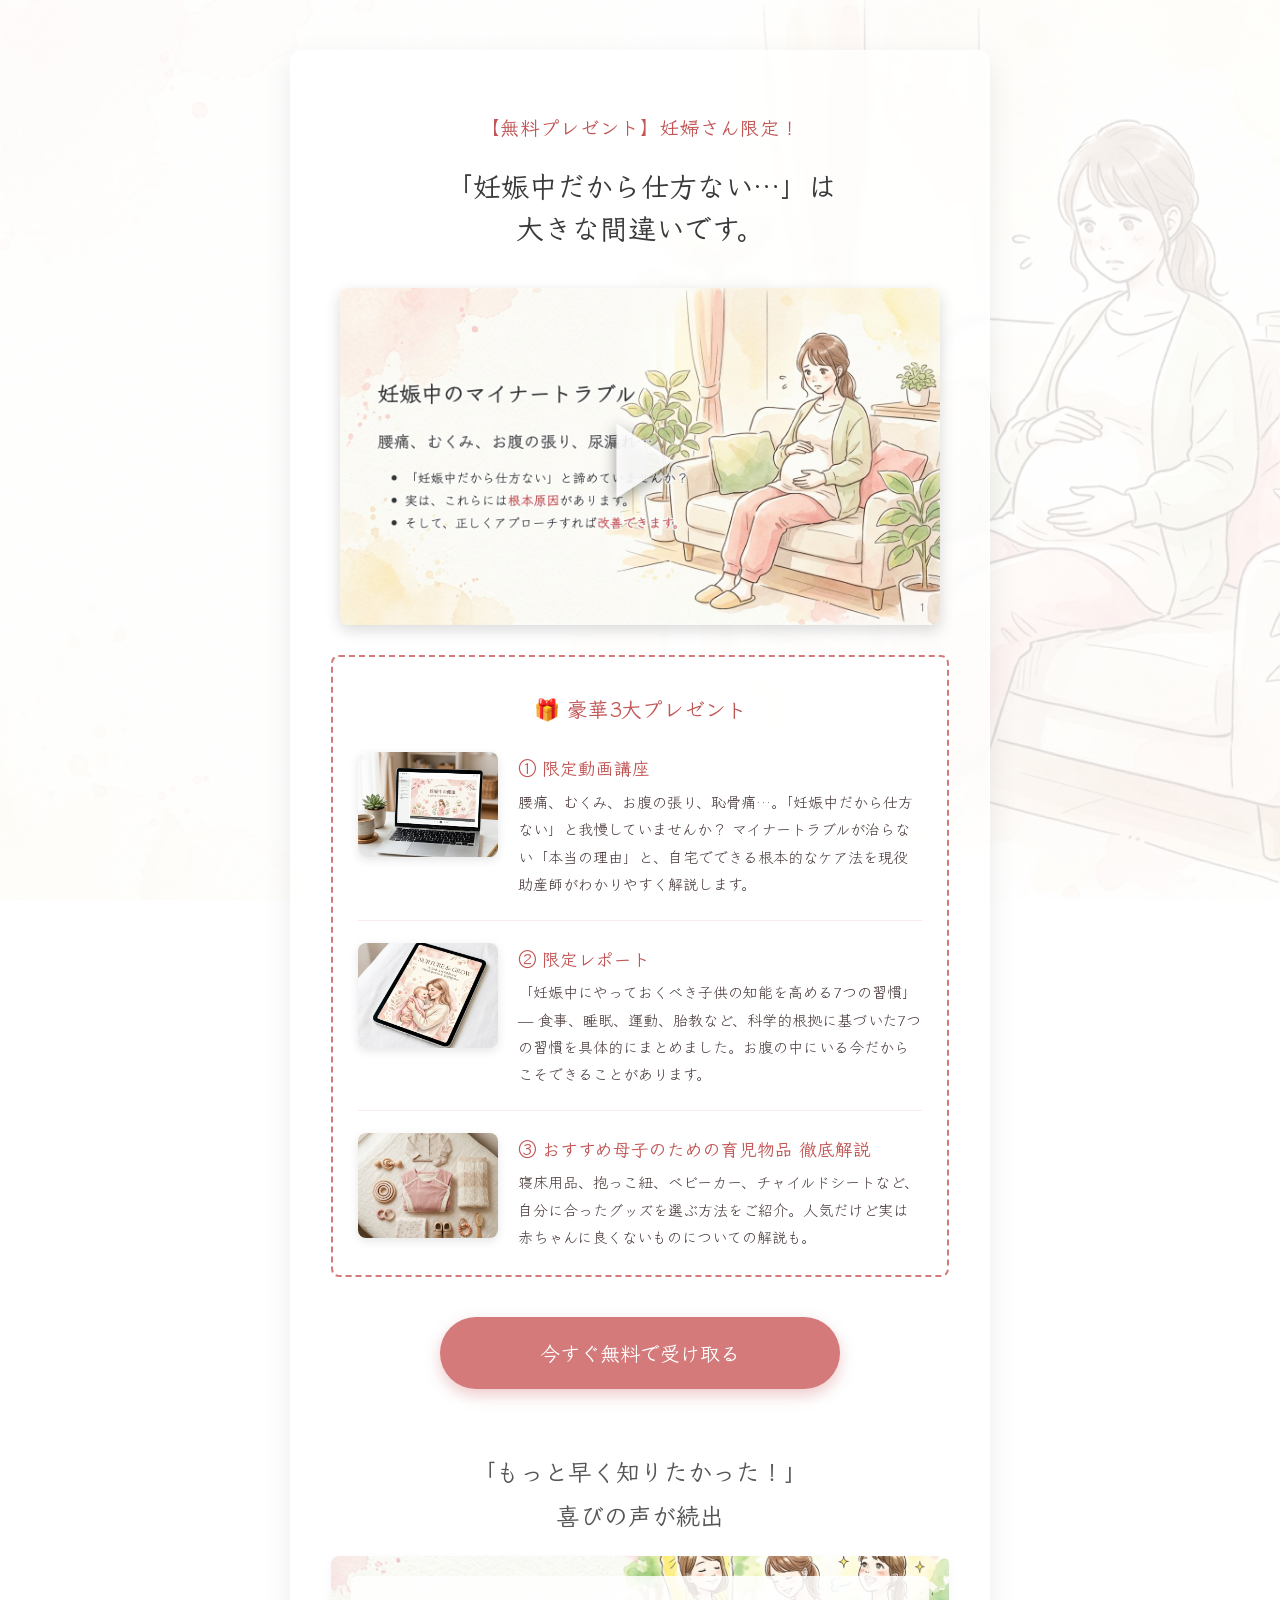
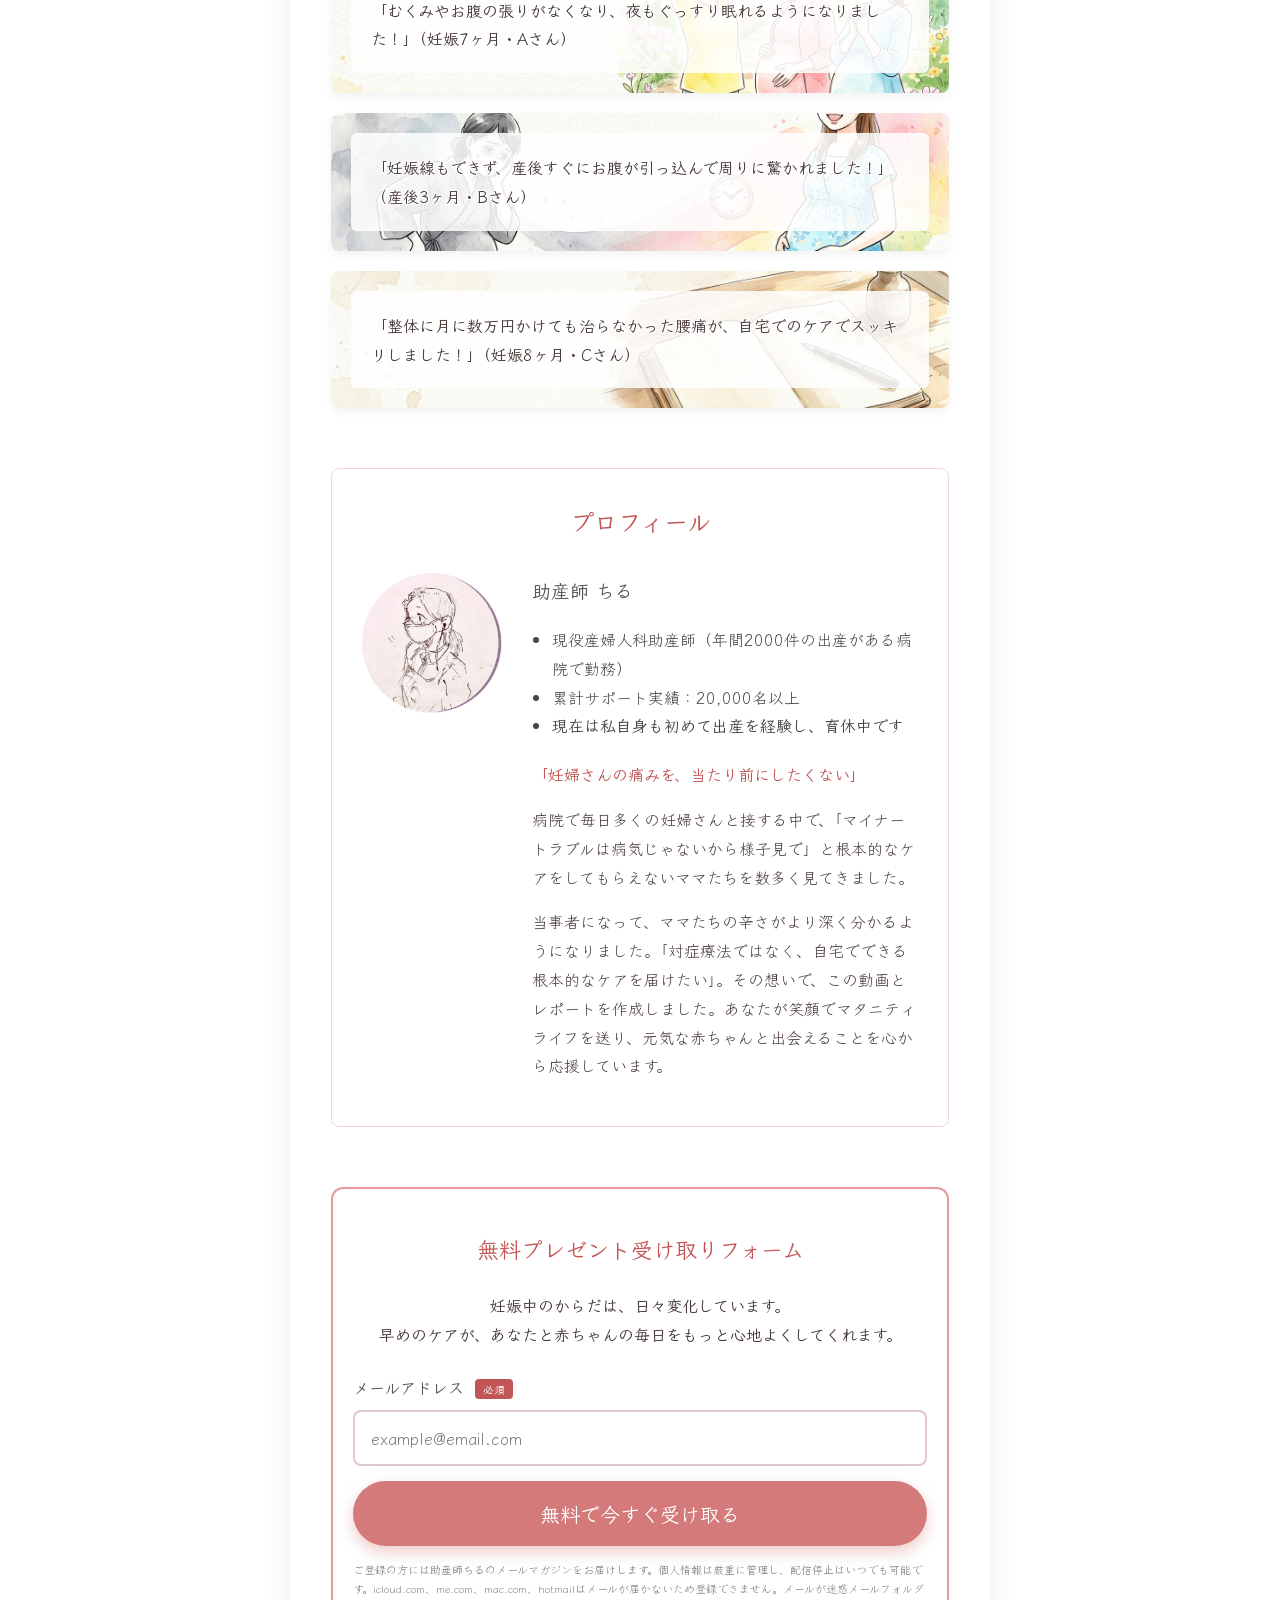
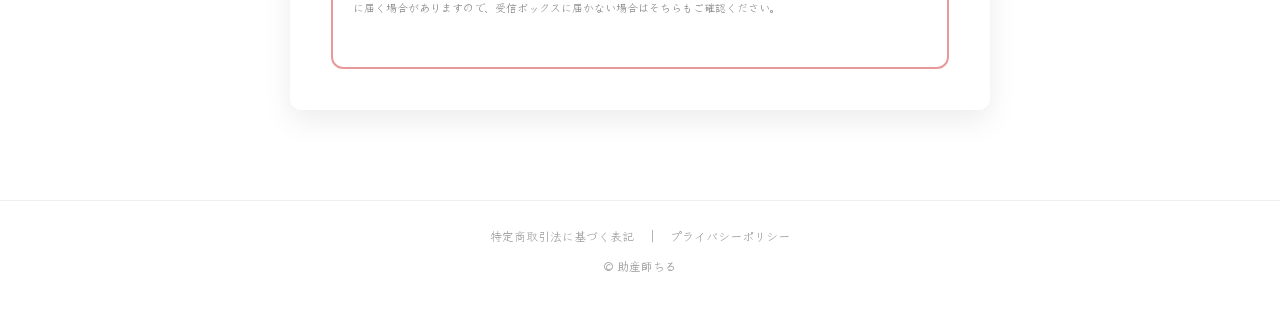
<file: p/lp/index.html>
<!DOCTYPE html>
<html lang="ja">
<head>
<!-- Google tag (gtag.js) -->
<script async src="https://www.googletagmanager.com/gtag/js?id=G-WZZB9R7PXQ"></script>
<script>
  window.dataLayer = window.dataLayer || [];
  function gtag(){dataLayer.push(arguments);}
  gtag('js', new Date());
  gtag('config', 'G-WZZB9R7PXQ');
</script>
<meta charset="UTF-8">
<link rel="icon" type="image/png" href="/images/favicon.png">
<link rel="apple-touch-icon" href="/images/apple-touch-icon.png">
<meta name="viewport" content="width=device-width, initial-scale=1.0">
<title>助産師ちる 無料プレゼント</title>
<link href="https://fonts.googleapis.com/css2?family=Klee+One:wght@400;600&display=swap" rel="stylesheet">
<style>
  * { box-sizing: border-box; }
  body {
    font-family: 'Klee One', 'Hiragino Kaku Gothic ProN', sans-serif;
    margin: 0;
    padding: 0;
    color: #4a3a3a;
    /* スライドと同じ水彩画を背景に設定 */
    background-image: url('/images/scene_001.jpg'); 
    background-size: cover;
    background-position: center;
    background-attachment: fixed;
    line-height: 1.8;
  }
  
  /* スライドと同じ半透明の白オーバーレイ */
  .bg-overlay {
    background: rgba(255, 255, 255, 0.85);
    min-height: 100vh;
    padding: 50px 20px;
  }
  
  .container {
    max-width: 700px;
    margin: 0 auto;
    background: rgba(255, 255, 255, 0.7);
    border-radius: 12px;
    padding: 40px;
    box-shadow: 0 10px 30px rgba(0,0,0,0.08);
    border: 1px solid rgba(255,255,255,0.9);
    backdrop-filter: blur(5px);
  }
  
  /* スライドと同じ視認性担保のアウトライン（白縁取り） */
  h1, h2, h3, p, li {
    text-shadow: 
      1px 1px 0px #fff, -1px -1px 0px #fff,
      1px -1px 0px #fff, -1px 1px 0px #fff,
      0px 1px 0px #fff, 0px -1px 0px #fff,
      1px 0px 0px #fff, -1px 0px 0px #fff,
      0px 0px 6px rgba(255,255,255,0.8);
  }
  
  .catch {
    text-align: center;
    font-weight: 600;
    color: #C25555;
    font-size: 1.2em;
    margin-bottom: 10px;
    letter-spacing: 0.05em;
  }
  
  h1 {
    font-size: 28px;
    text-align: center;
    color: #3A3A3A;
    line-height: 1.5;
    margin-bottom: 40px;
  }
  
  /* 動画は埋め込まず、「サムネイル画像」を配置してフォームへ誘導 */
  .video-thumbnail {
    position: relative;
    width: 100%;
    max-width: 600px;
    margin: 0 auto 30px;
    border-radius: 8px;
    overflow: hidden;
    box-shadow: 0 5px 15px rgba(0,0,0,0.15);
    cursor: pointer;
    transition: transform 0.2s;
  }
  .video-thumbnail:hover {
    transform: scale(1.02);
  }
  .video-thumbnail img {
    width: 100%;
    display: block;
  }
  .video-thumbnail::after {
    content: '▶';
    position: absolute;
    top: 50%;
    left: 50%;
    transform: translate(-50%, -50%);
    font-size: 80px;
    color: rgba(255,255,255,0.9);
    text-shadow: 0 4px 15px rgba(0,0,0,0.4);
  }
  
  .gifts {
    background: rgba(255, 255, 255, 0.8);
    padding: 25px;
    border-radius: 8px;
    border: 2px dashed #D47A7A;
    margin-bottom: 40px;
  }
  .gifts p {
    margin: 8px 0;
    font-size: 1.1em;
    font-weight: 600;
  }
  .gift-item {
    display: flex;
    gap: 20px;
    align-items: flex-start;
    margin-bottom: 22px;
    padding-bottom: 22px;
    border-bottom: 1px solid rgba(212, 122, 122, 0.15);
  }
  .gift-item:last-child {
    margin-bottom: 0;
    padding-bottom: 0;
    border-bottom: none;
  }
  .gift-item img {
    width: 140px;
    height: 105px;
    object-fit: cover;
    border-radius: 8px;
    flex-shrink: 0;
    box-shadow: 0 3px 10px rgba(0,0,0,0.1);
  }
  .gift-item .gift-text p:first-child {
    color: #C25555;
  }
  @media (max-width: 600px) {
    .gift-item {
      flex-direction: column;
      align-items: center;
      text-align: center;
    }
    .gift-item img {
      width: 100%;
      max-width: 280px;
      height: auto;
    }
  }
  
  .btn {
    display: block;
    width: 100%;
    max-width: 400px;
    margin: 0 auto;
    background: #D47A7A;
    color: #fff !important;
    text-align: center;
    padding: 18px;
    border-radius: 40px;
    font-size: 20px;
    font-weight: 600;
    text-decoration: none;
    text-shadow: none; /* ボタン文字には縁取りをしない */
    box-shadow: 0 6px 15px rgba(212, 122, 122, 0.4);
    transition: 0.2s;
  }
  .btn:hover {
    background: #C25555;
    transform: translateY(-2px);
    box-shadow: 0 8px 20px rgba(212, 122, 122, 0.5);
  }
  
  /* お客様の声（水彩画背景を活用） */
  .voice {
    background-size: cover;
    background-position: center;
    position: relative;
    padding: 20px;
    border-radius: 8px;
    margin-bottom: 20px;
    box-shadow: 0 4px 10px rgba(0,0,0,0.05);
  }
  .voice-inner {
    background: rgba(255, 255, 255, 0.85);
    padding: 20px;
    border-radius: 6px;
  }
  .voice p {
    margin: 0;
    font-weight: 600;
  }
  
  /* プロフィール */
  .profile {
    margin-top: 60px;
    background: rgba(255, 255, 255, 0.8);
    padding: 30px;
    border-radius: 8px;
    border: 1px solid #F0D5D5;
  }
  .profile h2 {
    color: #C25555;
    text-align: center;
    margin-top: 0;
    margin-bottom: 30px;
  }
  .profile-content {
    display: flex;
    align-items: flex-start;
    gap: 30px;
  }
  /* ちるさんの似顔絵スケッチを使用 */
  .profile-img {
    width: 140px;
    height: 140px;
    border-radius: 50%;
    background: url('/images/chill_profile.png') center center / 135% no-repeat;
    flex-shrink: 0;
    box-shadow: none;
    border: none;
  }
  
  @media (max-width: 600px) {
    .container { padding: 25px 15px; }
    h1 { font-size: 22px; }
    .profile-content { flex-direction: column; align-items: center; }
    .btn { font-size: 18px; padding: 15px; width: 100%; }
  }
</style>
</head>
<body>
<div class="bg-overlay">
  <div class="container">
    
    <p class="catch">【無料プレゼント】妊婦さん限定！</p>
    <h1>「妊娠中だから仕方ない…」は<br>大きな間違いです。</h1>
    
    <!-- 実際の動画ではなく、動画に見立てたサムネイル画像（クリックでフォームへ） -->
    <a href="#form" style="text-decoration: none;">
      <div class="video-thumbnail">
        <!-- スライドの1枚目を書き出した画像を使用 -->
        <img src="/output_slides.001.jpg" alt="動画講座のサムネイル">
      </div>
    </a>
    
    <div class="gifts">
      <p style="color: #C25555; text-align: center; margin-bottom: 25px; font-size: 1.3em;">🎁 豪華3大プレゼント</p>
      
      <div class="gift-item">
        <img src="/images/gift_01_video.png" alt="限定動画講座">
        <div class="gift-text">
          <p style="margin: 0;">① 限定動画講座</p>
          <p style="margin: 4px 0 0 0; font-weight: 400; font-size: 0.95em;">腰痛、むくみ、お腹の張り、恥骨痛…。「妊娠中だから仕方ない」と我慢していませんか？ マイナートラブルが治らない「本当の理由」と、自宅でできる根本的なケア法を現役助産師がわかりやすく解説します。</p>
        </div>
      </div>

      <div class="gift-item">
        <img src="/images/gift_02_report.png" alt="限定レポート">
        <div class="gift-text">
          <p style="margin: 0;">② 限定レポート</p>
          <p style="margin: 4px 0 0 0; font-weight: 400; font-size: 0.95em;">「妊娠中にやっておくべき子供の知能を高める7つの習慣」— 食事、睡眠、運動、胎教など、科学的根拠に基づいた7つの習慣を具体的にまとめました。お腹の中にいる今だからこそできることがあります。</p>
        </div>
      </div>

      <div class="gift-item">
        <img src="/images/gift_03_products.png" alt="育児物品 徹底解説">
        <div class="gift-text">
          <p style="margin: 0;">③ おすすめ母子のための育児物品 徹底解説</p>
          <p style="margin: 4px 0 0 0; font-weight: 400; font-size: 0.95em;">寝床用品、抱っこ紐、ベビーカー、チャイルドシートなど、自分に合ったグッズを選ぶ方法をご紹介。人気だけど実は赤ちゃんに良くないものについての解説も。</p>
        </div>
      </div>
    </div>

    <a href="#form" class="btn">今すぐ無料で受け取る</a>

    <h2 style="text-align: center; margin-top: 60px; color: #555;">「もっと早く知りたかった！」<br>喜びの声が続出</h2>
    
    <!-- 声の背景には他のスライドの背景イラストを活用 -->
    <div class="voice" style="background-image: url('/images/scene_012.jpg');">
      <div class="voice-inner">
        <p>「むくみやお腹の張りがなくなり、夜もぐっすり眠れるようになりました！」（妊娠7ヶ月・Aさん）</p>
      </div>
    </div>
    <div class="voice" style="background-image: url('/images/scene_013.jpg');">
      <div class="voice-inner">
        <p>「妊娠線もできず、産後すぐにお腹が引っ込んで周りに驚かれました！」（産後3ヶ月・Bさん）</p>
      </div>
    </div>
    <div class="voice" style="background-image: url('/images/scene_014.jpg');">
      <div class="voice-inner">
        <p>「整体に月に数万円かけても治らなかった腰痛が、自宅でのケアでスッキリしました！」（妊娠8ヶ月・Cさん）</p>
      </div>
    </div>
    
    <div class="profile">
      <h2>プロフィール</h2>
      <div class="profile-content">
        <div class="profile-img"></div>
        <div>
          <h3 style="margin-top:0; color: #555;">助産師 ちる</h3>
          <ul style="padding-left: 20px; margin-bottom: 20px; color: #444;">
            <li>現役産婦人科助産師（年間2000件の出産がある病院で勤務）</li>
            <li>累計サポート実績：20,000名以上</li>
            <li><strong>現在は私自身も初めて出産を経験し、育休中です</strong></li>
          </ul>
          <p style="font-weight: 600; color: #C25555;">「妊婦さんの痛みを、当たり前にしたくない」</p>
          <p>病院で毎日多くの妊婦さんと接する中で、「マイナートラブルは病気じゃないから様子見で」と根本的なケアをしてもらえないママたちを数多く見てきました。</p>
          <p>当事者になって、ママたちの辛さがより深く分かるようになりました。「対症療法ではなく、自宅でできる根本的なケアを届けたい」。その想いで、この動画とレポートを作成しました。あなたが笑顔でマタニティライフを送り、元気な赤ちゃんと出会えることを心から応援しています。</p>
        </div>
      </div>
    </div>

    <!-- 登録フォーム -->
    <div id="form" style="margin-top: 60px; background: rgba(255,255,255,0.95); padding: 40px 20px; border-radius: 12px; text-align: center; border: 2px solid #E89A9A;">
      <h3 style="color: #C25555; margin-top:0; font-size: 22px;">無料プレゼント受け取りフォーム</h3>
      <p style="font-weight: 600;">妊娠中のからだは、日々変化しています。<br>早めのケアが、あなたと赤ちゃんの毎日をもっと心地よくしてくれます。</p>
      
      <form action="https://ai.fastfunnel.net/r/ifcnHa72Bua0/store" method="post" style="margin-top: 25px;">
        <div style="margin-bottom: 15px;">
          <label for="mail" style="display: block; font-weight: 600; margin-bottom: 8px; color: #555; text-align: left;">メールアドレス <span style="background: #C25555; color: #fff; font-size: 11px; padding: 2px 8px; border-radius: 4px; margin-left: 5px;">必須</span></label>
          <input id="mail" type="email" name="mail" required placeholder="example@email.com" style="width: 100%; padding: 14px 16px; border: 2px solid #E0C8C8; border-radius: 8px; font-size: 16px; font-family: inherit; box-sizing: border-box; outline: none; transition: border 0.2s;" onfocus="this.style.borderColor='#D47A7A'" onblur="this.style.borderColor='#E0C8C8'">
        </div>
        <button type="submit" style="width: 100%; padding: 18px; background: #D47A7A; color: #fff; border: none; border-radius: 40px; font-size: 20px; font-weight: 600; font-family: inherit; cursor: pointer; box-shadow: 0 6px 15px rgba(212,122,122,0.4); transition: 0.2s;" onmouseover="this.style.background='#C25555';this.style.transform='translateY(-2px)'" onmouseout="this.style.background='#D47A7A';this.style.transform='translateY(0)'">無料で今すぐ受け取る</button>
        <p style="font-size: 11px; color: #888; margin-top: 14px; text-shadow: none; line-height: 1.7; text-align: left;">ご登録の方には助産師ちるのメールマガジンをお届けします。個人情報は厳重に管理し、配信停止はいつでも可能です。icloud.com、me.com、mac.com、hotmailはメールが届かないため登録できません。メールが迷惑メールフォルダに届く場合がありますので、受信ボックスに届かない場合はそちらもご確認ください。</p>
      </form>
    </div>
    
  </div>
</div>
<footer style="text-align:center;padding:24px 16px;font-size:12px;color:#999;border-top:1px solid #eee;margin-top:40px">
  <a href="https://www.cross-over-airline.com/tokusyoho/" target="_blank" style="color:#999;text-decoration:none;margin:0 12px">特定商取引法に基づく表記</a>｜<a href="https://www.cross-over-airline.com/privacy/" target="_blank" style="color:#999;text-decoration:none;margin:0 12px">プライバシーポリシー</a>
  <p style="margin-top:8px">© 助産師ちる</p>
</footer>

</body>
</html>
</file>
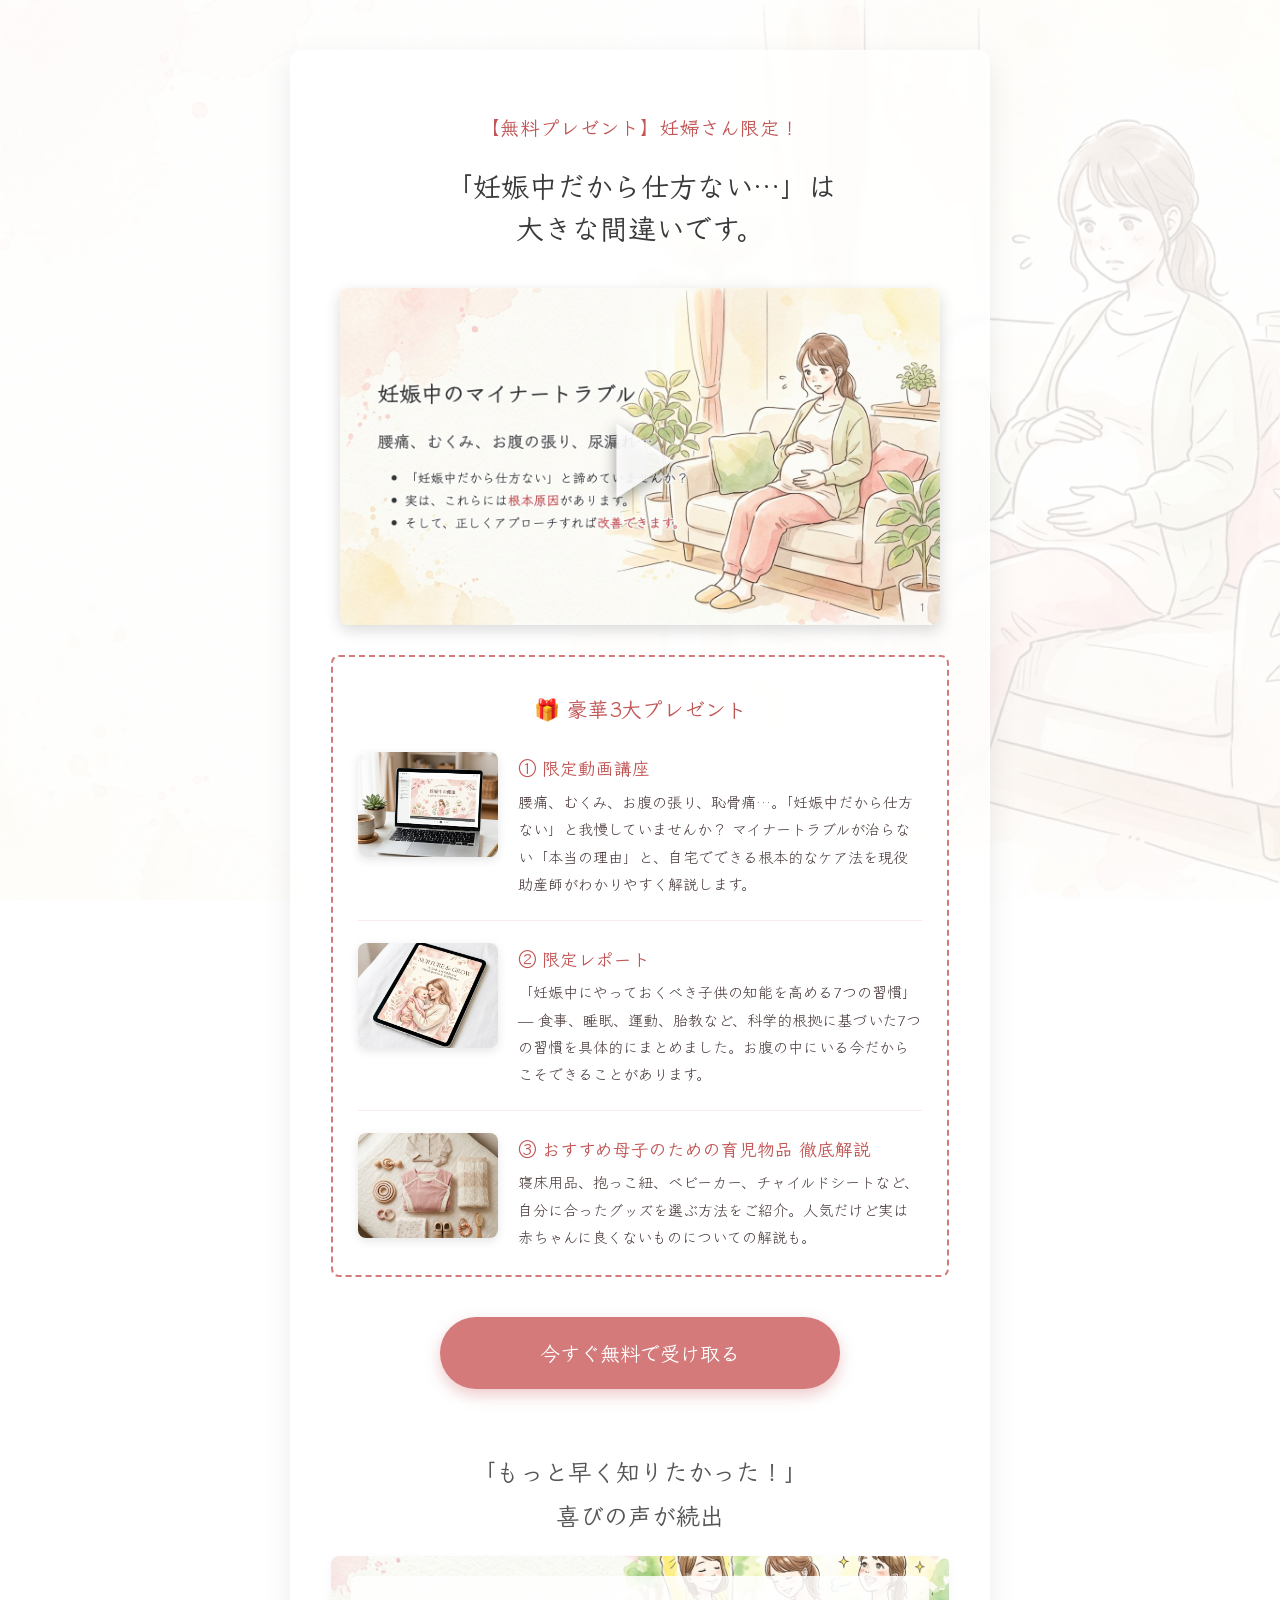
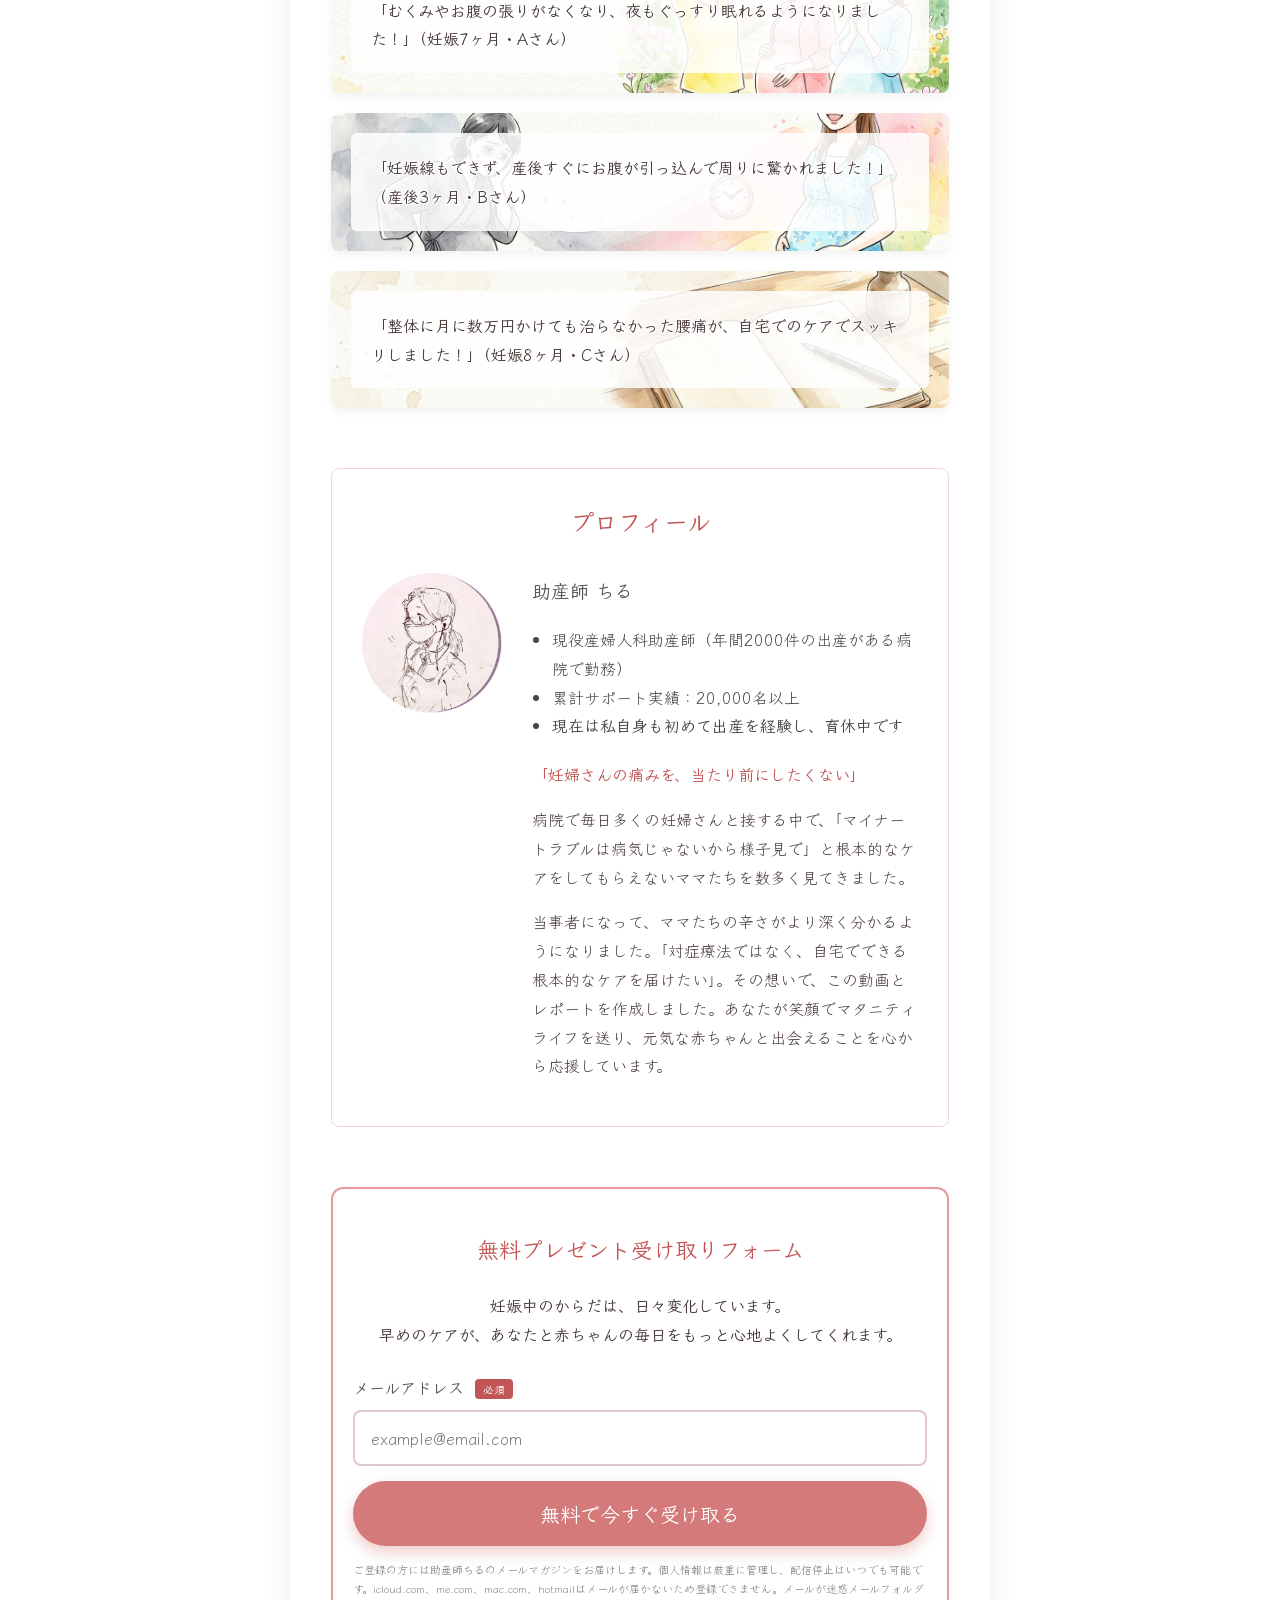
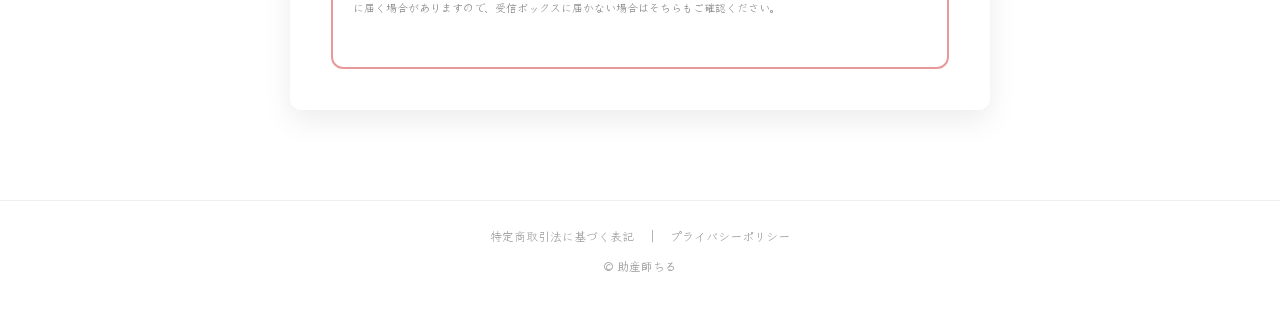
<file: p/meta-ads/index.html>
<!DOCTYPE html>
<html lang="ja">
<head>
<!-- Google tag (gtag.js) -->
<script async src="https://www.googletagmanager.com/gtag/js?id=G-WZZB9R7PXQ"></script>
<script>
  window.dataLayer = window.dataLayer || [];
  function gtag(){dataLayer.push(arguments);}
  gtag('js', new Date());
  gtag('config', 'G-WZZB9R7PXQ');
</script>
<meta charset="UTF-8">
<link rel="icon" type="image/png" href="/images/favicon.png">
<link rel="apple-touch-icon" href="/images/apple-touch-icon.png">
<meta name="viewport" content="width=device-width, initial-scale=1.0">
<title>助産師ちる 無料プレゼント</title>
<link href="https://fonts.googleapis.com/css2?family=Klee+One:wght@400;600&display=swap" rel="stylesheet">
<style>
  * { box-sizing: border-box; }
  body {
    font-family: 'Klee One', 'Hiragino Kaku Gothic ProN', sans-serif;
    margin: 0;
    padding: 0;
    color: #4a3a3a;
    /* スライドと同じ水彩画を背景に設定 */
    background-image: url('/images/scene_001.jpg'); 
    background-size: cover;
    background-position: center;
    background-attachment: fixed;
    line-height: 1.8;
  }
  
  /* スライドと同じ半透明の白オーバーレイ */
  .bg-overlay {
    background: rgba(255, 255, 255, 0.85);
    min-height: 100vh;
    padding: 50px 20px;
  }
  
  .container {
    max-width: 700px;
    margin: 0 auto;
    background: rgba(255, 255, 255, 0.7);
    border-radius: 12px;
    padding: 40px;
    box-shadow: 0 10px 30px rgba(0,0,0,0.08);
    border: 1px solid rgba(255,255,255,0.9);
    backdrop-filter: blur(5px);
  }
  
  /* スライドと同じ視認性担保のアウトライン（白縁取り） */
  h1, h2, h3, p, li {
    text-shadow: 
      1px 1px 0px #fff, -1px -1px 0px #fff,
      1px -1px 0px #fff, -1px 1px 0px #fff,
      0px 1px 0px #fff, 0px -1px 0px #fff,
      1px 0px 0px #fff, -1px 0px 0px #fff,
      0px 0px 6px rgba(255,255,255,0.8);
  }
  
  .catch {
    text-align: center;
    font-weight: 600;
    color: #C25555;
    font-size: 1.2em;
    margin-bottom: 10px;
    letter-spacing: 0.05em;
  }
  
  h1 {
    font-size: 28px;
    text-align: center;
    color: #3A3A3A;
    line-height: 1.5;
    margin-bottom: 40px;
  }
  
  /* 動画は埋め込まず、「サムネイル画像」を配置してフォームへ誘導 */
  .video-thumbnail {
    position: relative;
    width: 100%;
    max-width: 600px;
    margin: 0 auto 30px;
    border-radius: 8px;
    overflow: hidden;
    box-shadow: 0 5px 15px rgba(0,0,0,0.15);
    cursor: pointer;
    transition: transform 0.2s;
  }
  .video-thumbnail:hover {
    transform: scale(1.02);
  }
  .video-thumbnail img {
    width: 100%;
    display: block;
  }
  .video-thumbnail::after {
    content: '▶';
    position: absolute;
    top: 50%;
    left: 50%;
    transform: translate(-50%, -50%);
    font-size: 80px;
    color: rgba(255,255,255,0.9);
    text-shadow: 0 4px 15px rgba(0,0,0,0.4);
  }
  
  .gifts {
    background: rgba(255, 255, 255, 0.8);
    padding: 25px;
    border-radius: 8px;
    border: 2px dashed #D47A7A;
    margin-bottom: 40px;
  }
  .gifts p {
    margin: 8px 0;
    font-size: 1.1em;
    font-weight: 600;
  }
  .gift-item {
    display: flex;
    gap: 20px;
    align-items: flex-start;
    margin-bottom: 22px;
    padding-bottom: 22px;
    border-bottom: 1px solid rgba(212, 122, 122, 0.15);
  }
  .gift-item:last-child {
    margin-bottom: 0;
    padding-bottom: 0;
    border-bottom: none;
  }
  .gift-item img {
    width: 140px;
    height: 105px;
    object-fit: cover;
    border-radius: 8px;
    flex-shrink: 0;
    box-shadow: 0 3px 10px rgba(0,0,0,0.1);
  }
  .gift-item .gift-text p:first-child {
    color: #C25555;
  }
  @media (max-width: 600px) {
    .gift-item {
      flex-direction: column;
      align-items: center;
      text-align: center;
    }
    .gift-item img {
      width: 100%;
      max-width: 280px;
      height: auto;
    }
  }
  
  .btn {
    display: block;
    width: 100%;
    max-width: 400px;
    margin: 0 auto;
    background: #D47A7A;
    color: #fff !important;
    text-align: center;
    padding: 18px;
    border-radius: 40px;
    font-size: 20px;
    font-weight: 600;
    text-decoration: none;
    text-shadow: none; /* ボタン文字には縁取りをしない */
    box-shadow: 0 6px 15px rgba(212, 122, 122, 0.4);
    transition: 0.2s;
  }
  .btn:hover {
    background: #C25555;
    transform: translateY(-2px);
    box-shadow: 0 8px 20px rgba(212, 122, 122, 0.5);
  }
  
  /* お客様の声（水彩画背景を活用） */
  .voice {
    background-size: cover;
    background-position: center;
    position: relative;
    padding: 20px;
    border-radius: 8px;
    margin-bottom: 20px;
    box-shadow: 0 4px 10px rgba(0,0,0,0.05);
  }
  .voice-inner {
    background: rgba(255, 255, 255, 0.85);
    padding: 20px;
    border-radius: 6px;
  }
  .voice p {
    margin: 0;
    font-weight: 600;
  }
  
  /* プロフィール */
  .profile {
    margin-top: 60px;
    background: rgba(255, 255, 255, 0.8);
    padding: 30px;
    border-radius: 8px;
    border: 1px solid #F0D5D5;
  }
  .profile h2 {
    color: #C25555;
    text-align: center;
    margin-top: 0;
    margin-bottom: 30px;
  }
  .profile-content {
    display: flex;
    align-items: flex-start;
    gap: 30px;
  }
  /* ちるさんの似顔絵スケッチを使用 */
  .profile-img {
    width: 140px;
    height: 140px;
    border-radius: 50%;
    background: url('/images/chill_profile.png') center center / 135% no-repeat;
    flex-shrink: 0;
    box-shadow: none;
    border: none;
  }
  
  @media (max-width: 600px) {
    .container { padding: 25px 15px; }
    h1 { font-size: 22px; }
    .profile-content { flex-direction: column; align-items: center; }
    .btn { font-size: 18px; padding: 15px; width: 100%; }
  }
</style>
</head>
<body>
<div class="bg-overlay">
  <div class="container">
    
    <p class="catch">【無料プレゼント】妊婦さん限定！</p>
    <h1>「妊娠中だから仕方ない…」は<br>大きな間違いです。</h1>
    
    <!-- 実際の動画ではなく、動画に見立てたサムネイル画像（クリックでフォームへ） -->
    <a href="#form" style="text-decoration: none;">
      <div class="video-thumbnail">
        <!-- スライドの1枚目を書き出した画像を使用 -->
        <img src="/output_slides.001.jpg" alt="動画講座のサムネイル">
      </div>
    </a>
    
    <div class="gifts">
      <p style="color: #C25555; text-align: center; margin-bottom: 25px; font-size: 1.3em;">🎁 豪華3大プレゼント</p>
      
      <div class="gift-item">
        <img src="/images/gift_01_video.png" alt="限定動画講座">
        <div class="gift-text">
          <p style="margin: 0;">① 限定動画講座</p>
          <p style="margin: 4px 0 0 0; font-weight: 400; font-size: 0.95em;">腰痛、むくみ、お腹の張り、恥骨痛…。「妊娠中だから仕方ない」と我慢していませんか？ マイナートラブルが治らない「本当の理由」と、自宅でできる根本的なケア法を現役助産師がわかりやすく解説します。</p>
        </div>
      </div>

      <div class="gift-item">
        <img src="/images/gift_02_report.png" alt="限定レポート">
        <div class="gift-text">
          <p style="margin: 0;">② 限定レポート</p>
          <p style="margin: 4px 0 0 0; font-weight: 400; font-size: 0.95em;">「妊娠中にやっておくべき子供の知能を高める7つの習慣」— 食事、睡眠、運動、胎教など、科学的根拠に基づいた7つの習慣を具体的にまとめました。お腹の中にいる今だからこそできることがあります。</p>
        </div>
      </div>

      <div class="gift-item">
        <img src="/images/gift_03_products.png" alt="育児物品 徹底解説">
        <div class="gift-text">
          <p style="margin: 0;">③ おすすめ母子のための育児物品 徹底解説</p>
          <p style="margin: 4px 0 0 0; font-weight: 400; font-size: 0.95em;">寝床用品、抱っこ紐、ベビーカー、チャイルドシートなど、自分に合ったグッズを選ぶ方法をご紹介。人気だけど実は赤ちゃんに良くないものについての解説も。</p>
        </div>
      </div>
    </div>

    <a href="#form" class="btn">今すぐ無料で受け取る</a>

    <h2 style="text-align: center; margin-top: 60px; color: #555;">「もっと早く知りたかった！」<br>喜びの声が続出</h2>
    
    <!-- 声の背景には他のスライドの背景イラストを活用 -->
    <div class="voice" style="background-image: url('/images/scene_012.jpg');">
      <div class="voice-inner">
        <p>「むくみやお腹の張りがなくなり、夜もぐっすり眠れるようになりました！」（妊娠7ヶ月・Aさん）</p>
      </div>
    </div>
    <div class="voice" style="background-image: url('/images/scene_013.jpg');">
      <div class="voice-inner">
        <p>「妊娠線もできず、産後すぐにお腹が引っ込んで周りに驚かれました！」（産後3ヶ月・Bさん）</p>
      </div>
    </div>
    <div class="voice" style="background-image: url('/images/scene_014.jpg');">
      <div class="voice-inner">
        <p>「整体に月に数万円かけても治らなかった腰痛が、自宅でのケアでスッキリしました！」（妊娠8ヶ月・Cさん）</p>
      </div>
    </div>
    
    <div class="profile">
      <h2>プロフィール</h2>
      <div class="profile-content">
        <div class="profile-img"></div>
        <div>
          <h3 style="margin-top:0; color: #555;">助産師 ちる</h3>
          <ul style="padding-left: 20px; margin-bottom: 20px; color: #444;">
            <li>現役産婦人科助産師（年間2000件の出産がある病院で勤務）</li>
            <li>累計サポート実績：20,000名以上</li>
            <li><strong>現在は私自身も初めて出産を経験し、育休中です</strong></li>
          </ul>
          <p style="font-weight: 600; color: #C25555;">「妊婦さんの痛みを、当たり前にしたくない」</p>
          <p>病院で毎日多くの妊婦さんと接する中で、「マイナートラブルは病気じゃないから様子見で」と根本的なケアをしてもらえないママたちを数多く見てきました。</p>
          <p>当事者になって、ママたちの辛さがより深く分かるようになりました。「対症療法ではなく、自宅でできる根本的なケアを届けたい」。その想いで、この動画とレポートを作成しました。あなたが笑顔でマタニティライフを送り、元気な赤ちゃんと出会えることを心から応援しています。</p>
        </div>
      </div>
    </div>

    <!-- 登録フォーム -->
    <div id="form" style="margin-top: 60px; background: rgba(255,255,255,0.95); padding: 40px 20px; border-radius: 12px; text-align: center; border: 2px solid #E89A9A;">
      <h3 style="color: #C25555; margin-top:0; font-size: 22px;">無料プレゼント受け取りフォーム</h3>
      <p style="font-weight: 600;">妊娠中のからだは、日々変化しています。<br>早めのケアが、あなたと赤ちゃんの毎日をもっと心地よくしてくれます。</p>
      
      <form action="https://ai.fastfunnel.net/r/ifcnHa72Bua0/register?mtid=Rjr4fS2mIwmP" method="post" style="margin-top: 25px;">
        <div style="margin-bottom: 15px;">
          <label for="mail" style="display: block; font-weight: 600; margin-bottom: 8px; color: #555; text-align: left;">メールアドレス <span style="background: #C25555; color: #fff; font-size: 11px; padding: 2px 8px; border-radius: 4px; margin-left: 5px;">必須</span></label>
          <input id="mail" type="email" name="mail" required placeholder="example@email.com" style="width: 100%; padding: 14px 16px; border: 2px solid #E0C8C8; border-radius: 8px; font-size: 16px; font-family: inherit; box-sizing: border-box; outline: none; transition: border 0.2s;" onfocus="this.style.borderColor='#D47A7A'" onblur="this.style.borderColor='#E0C8C8'">
        </div>
        <button type="submit" style="width: 100%; padding: 18px; background: #D47A7A; color: #fff; border: none; border-radius: 40px; font-size: 20px; font-weight: 600; font-family: inherit; cursor: pointer; box-shadow: 0 6px 15px rgba(212,122,122,0.4); transition: 0.2s;" onmouseover="this.style.background='#C25555';this.style.transform='translateY(-2px)'" onmouseout="this.style.background='#D47A7A';this.style.transform='translateY(0)'">無料で今すぐ受け取る</button>
        <p style="font-size: 11px; color: #888; margin-top: 14px; text-shadow: none; line-height: 1.7; text-align: left;">ご登録の方には助産師ちるのメールマガジンをお届けします。個人情報は厳重に管理し、配信停止はいつでも可能です。icloud.com、me.com、mac.com、hotmailはメールが届かないため登録できません。メールが迷惑メールフォルダに届く場合がありますので、受信ボックスに届かない場合はそちらもご確認ください。</p>
      </form>
    </div>
    
  </div>
</div>
<footer style="text-align:center;padding:24px 16px;font-size:12px;color:#999;border-top:1px solid #eee;margin-top:40px">
  <a href="https://www.cross-over-airline.com/tokusyoho/" target="_blank" style="color:#999;text-decoration:none;margin:0 12px">特定商取引法に基づく表記</a>｜<a href="https://www.cross-over-airline.com/privacy/" target="_blank" style="color:#999;text-decoration:none;margin:0 12px">プライバシーポリシー</a>
  <p style="margin-top:8px">© 助産師ちる</p>
</footer>

</body>
</html>
</file>
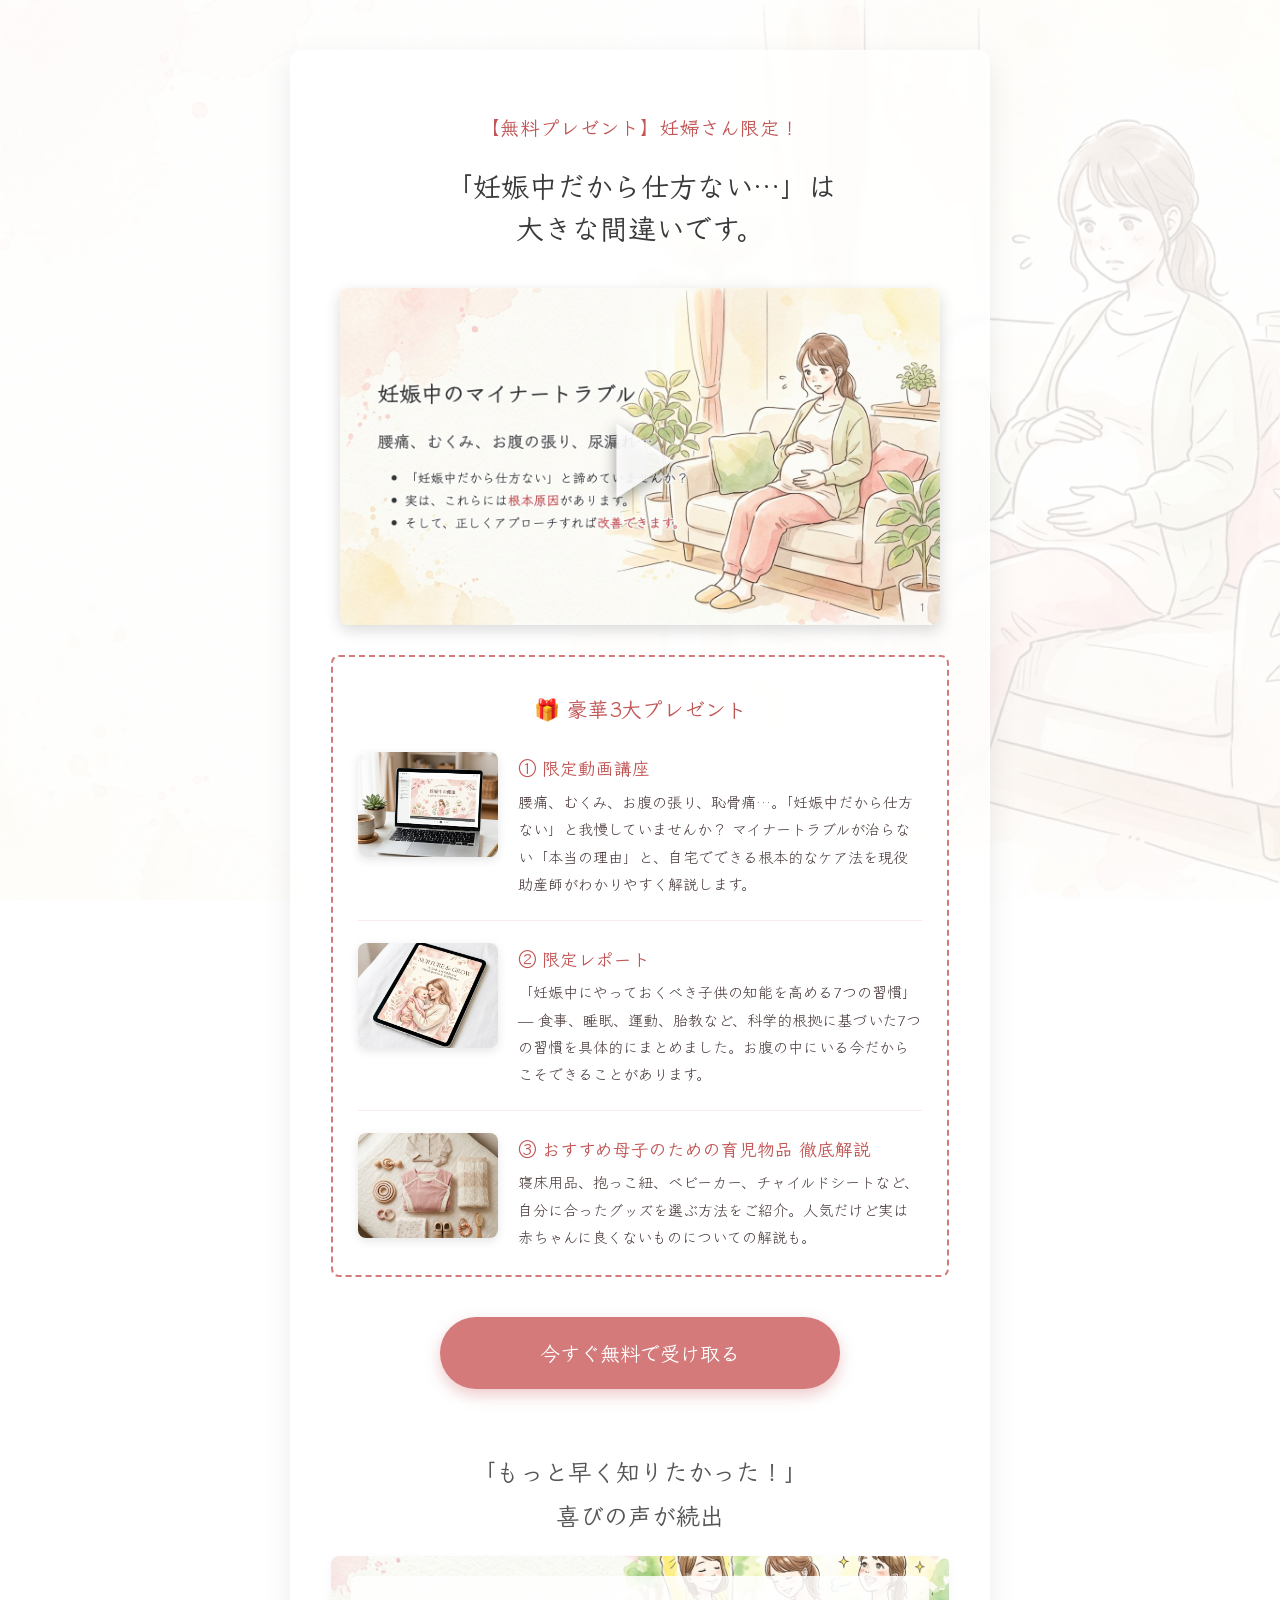
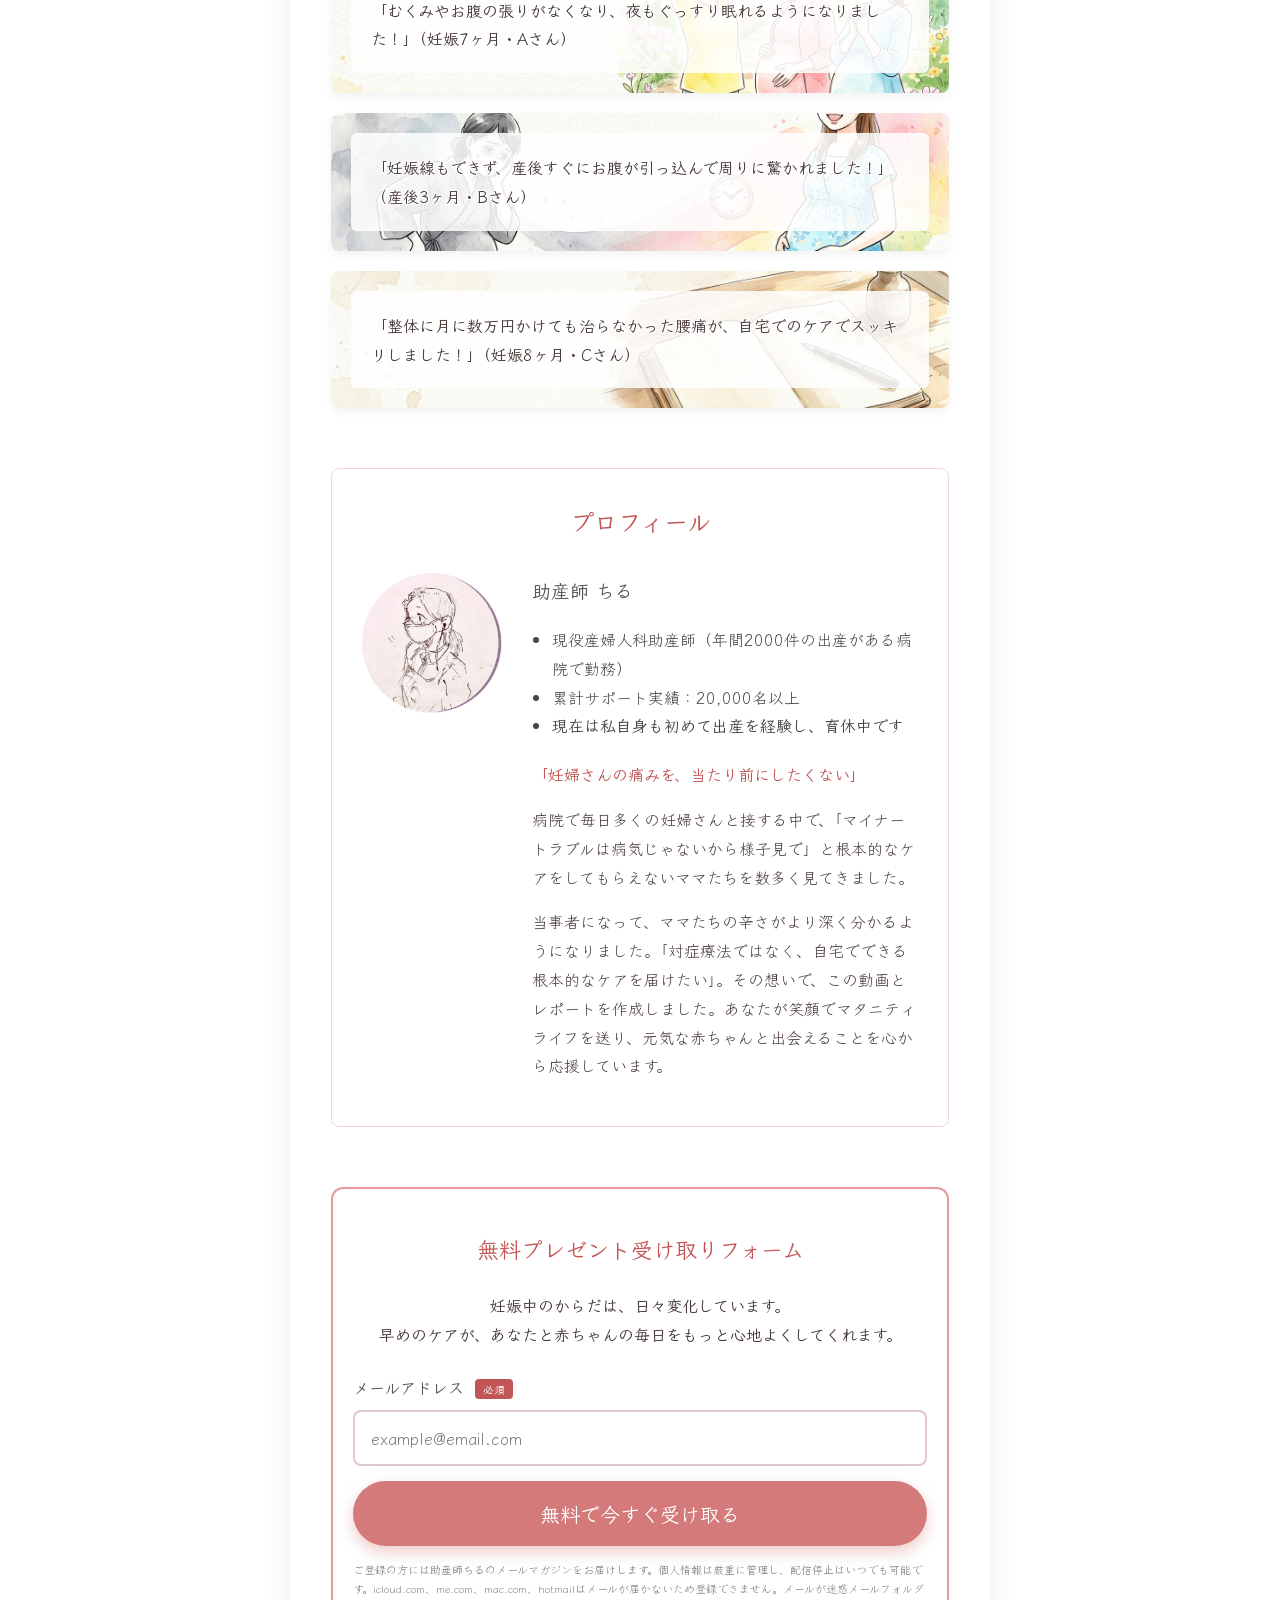
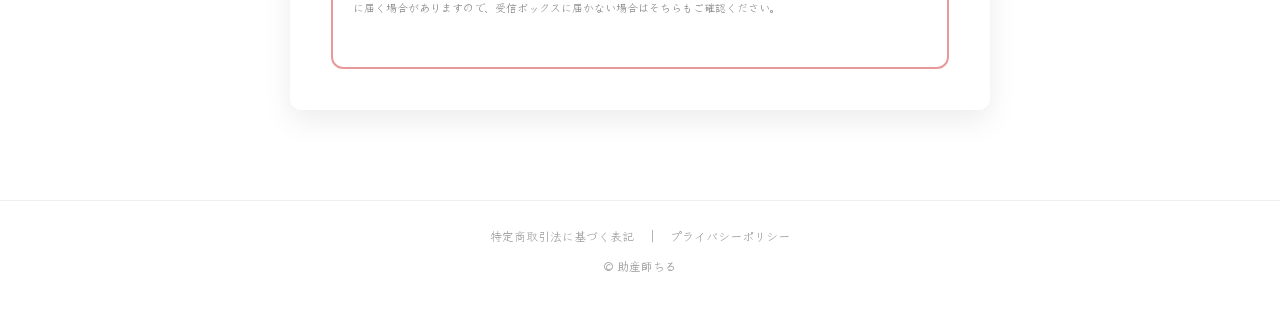
<file: p/new-hp/index.html>
<!DOCTYPE html>
<html lang="ja">
<head>
<!-- Google tag (gtag.js) -->
<script async src="https://www.googletagmanager.com/gtag/js?id=G-WZZB9R7PXQ"></script>
<script>
  window.dataLayer = window.dataLayer || [];
  function gtag(){dataLayer.push(arguments);}
  gtag('js', new Date());
  gtag('config', 'G-WZZB9R7PXQ');
</script>
<meta charset="UTF-8">
<link rel="icon" type="image/png" href="/images/favicon.png">
<link rel="apple-touch-icon" href="/images/apple-touch-icon.png">
<meta name="viewport" content="width=device-width, initial-scale=1.0">
<title>助産師ちる 無料プレゼント</title>
<link href="https://fonts.googleapis.com/css2?family=Klee+One:wght@400;600&display=swap" rel="stylesheet">
<style>
  * { box-sizing: border-box; }
  body {
    font-family: 'Klee One', 'Hiragino Kaku Gothic ProN', sans-serif;
    margin: 0;
    padding: 0;
    color: #4a3a3a;
    /* スライドと同じ水彩画を背景に設定 */
    background-image: url('/images/scene_001.jpg'); 
    background-size: cover;
    background-position: center;
    background-attachment: fixed;
    line-height: 1.8;
  }
  
  /* スライドと同じ半透明の白オーバーレイ */
  .bg-overlay {
    background: rgba(255, 255, 255, 0.85);
    min-height: 100vh;
    padding: 50px 20px;
  }
  
  .container {
    max-width: 700px;
    margin: 0 auto;
    background: rgba(255, 255, 255, 0.7);
    border-radius: 12px;
    padding: 40px;
    box-shadow: 0 10px 30px rgba(0,0,0,0.08);
    border: 1px solid rgba(255,255,255,0.9);
    backdrop-filter: blur(5px);
  }
  
  /* スライドと同じ視認性担保のアウトライン（白縁取り） */
  h1, h2, h3, p, li {
    text-shadow: 
      1px 1px 0px #fff, -1px -1px 0px #fff,
      1px -1px 0px #fff, -1px 1px 0px #fff,
      0px 1px 0px #fff, 0px -1px 0px #fff,
      1px 0px 0px #fff, -1px 0px 0px #fff,
      0px 0px 6px rgba(255,255,255,0.8);
  }
  
  .catch {
    text-align: center;
    font-weight: 600;
    color: #C25555;
    font-size: 1.2em;
    margin-bottom: 10px;
    letter-spacing: 0.05em;
  }
  
  h1 {
    font-size: 28px;
    text-align: center;
    color: #3A3A3A;
    line-height: 1.5;
    margin-bottom: 40px;
  }
  
  /* 動画は埋め込まず、「サムネイル画像」を配置してフォームへ誘導 */
  .video-thumbnail {
    position: relative;
    width: 100%;
    max-width: 600px;
    margin: 0 auto 30px;
    border-radius: 8px;
    overflow: hidden;
    box-shadow: 0 5px 15px rgba(0,0,0,0.15);
    cursor: pointer;
    transition: transform 0.2s;
  }
  .video-thumbnail:hover {
    transform: scale(1.02);
  }
  .video-thumbnail img {
    width: 100%;
    display: block;
  }
  .video-thumbnail::after {
    content: '▶';
    position: absolute;
    top: 50%;
    left: 50%;
    transform: translate(-50%, -50%);
    font-size: 80px;
    color: rgba(255,255,255,0.9);
    text-shadow: 0 4px 15px rgba(0,0,0,0.4);
  }
  
  .gifts {
    background: rgba(255, 255, 255, 0.8);
    padding: 25px;
    border-radius: 8px;
    border: 2px dashed #D47A7A;
    margin-bottom: 40px;
  }
  .gifts p {
    margin: 8px 0;
    font-size: 1.1em;
    font-weight: 600;
  }
  .gift-item {
    display: flex;
    gap: 20px;
    align-items: flex-start;
    margin-bottom: 22px;
    padding-bottom: 22px;
    border-bottom: 1px solid rgba(212, 122, 122, 0.15);
  }
  .gift-item:last-child {
    margin-bottom: 0;
    padding-bottom: 0;
    border-bottom: none;
  }
  .gift-item img {
    width: 140px;
    height: 105px;
    object-fit: cover;
    border-radius: 8px;
    flex-shrink: 0;
    box-shadow: 0 3px 10px rgba(0,0,0,0.1);
  }
  .gift-item .gift-text p:first-child {
    color: #C25555;
  }
  @media (max-width: 600px) {
    .gift-item {
      flex-direction: column;
      align-items: center;
      text-align: center;
    }
    .gift-item img {
      width: 100%;
      max-width: 280px;
      height: auto;
    }
  }
  
  .btn {
    display: block;
    width: 100%;
    max-width: 400px;
    margin: 0 auto;
    background: #D47A7A;
    color: #fff !important;
    text-align: center;
    padding: 18px;
    border-radius: 40px;
    font-size: 20px;
    font-weight: 600;
    text-decoration: none;
    text-shadow: none; /* ボタン文字には縁取りをしない */
    box-shadow: 0 6px 15px rgba(212, 122, 122, 0.4);
    transition: 0.2s;
  }
  .btn:hover {
    background: #C25555;
    transform: translateY(-2px);
    box-shadow: 0 8px 20px rgba(212, 122, 122, 0.5);
  }
  
  /* お客様の声（水彩画背景を活用） */
  .voice {
    background-size: cover;
    background-position: center;
    position: relative;
    padding: 20px;
    border-radius: 8px;
    margin-bottom: 20px;
    box-shadow: 0 4px 10px rgba(0,0,0,0.05);
  }
  .voice-inner {
    background: rgba(255, 255, 255, 0.85);
    padding: 20px;
    border-radius: 6px;
  }
  .voice p {
    margin: 0;
    font-weight: 600;
  }
  
  /* プロフィール */
  .profile {
    margin-top: 60px;
    background: rgba(255, 255, 255, 0.8);
    padding: 30px;
    border-radius: 8px;
    border: 1px solid #F0D5D5;
  }
  .profile h2 {
    color: #C25555;
    text-align: center;
    margin-top: 0;
    margin-bottom: 30px;
  }
  .profile-content {
    display: flex;
    align-items: flex-start;
    gap: 30px;
  }
  /* ちるさんの似顔絵スケッチを使用 */
  .profile-img {
    width: 140px;
    height: 140px;
    border-radius: 50%;
    background: url('/images/chill_profile.png') center center / 135% no-repeat;
    flex-shrink: 0;
    box-shadow: none;
    border: none;
  }
  
  @media (max-width: 600px) {
    .container { padding: 25px 15px; }
    h1 { font-size: 22px; }
    .profile-content { flex-direction: column; align-items: center; }
    .btn { font-size: 18px; padding: 15px; width: 100%; }
  }
</style>
</head>
<body>
<div class="bg-overlay">
  <div class="container">
    
    <p class="catch">【無料プレゼント】妊婦さん限定！</p>
    <h1>「妊娠中だから仕方ない…」は<br>大きな間違いです。</h1>
    
    <!-- 実際の動画ではなく、動画に見立てたサムネイル画像（クリックでフォームへ） -->
    <a href="#form" style="text-decoration: none;">
      <div class="video-thumbnail">
        <!-- スライドの1枚目を書き出した画像を使用 -->
        <img src="/output_slides.001.jpg" alt="動画講座のサムネイル">
      </div>
    </a>
    
    <div class="gifts">
      <p style="color: #C25555; text-align: center; margin-bottom: 25px; font-size: 1.3em;">🎁 豪華3大プレゼント</p>
      
      <div class="gift-item">
        <img src="/images/gift_01_video.png" alt="限定動画講座">
        <div class="gift-text">
          <p style="margin: 0;">① 限定動画講座</p>
          <p style="margin: 4px 0 0 0; font-weight: 400; font-size: 0.95em;">腰痛、むくみ、お腹の張り、恥骨痛…。「妊娠中だから仕方ない」と我慢していませんか？ マイナートラブルが治らない「本当の理由」と、自宅でできる根本的なケア法を現役助産師がわかりやすく解説します。</p>
        </div>
      </div>

      <div class="gift-item">
        <img src="/images/gift_02_report.png" alt="限定レポート">
        <div class="gift-text">
          <p style="margin: 0;">② 限定レポート</p>
          <p style="margin: 4px 0 0 0; font-weight: 400; font-size: 0.95em;">「妊娠中にやっておくべき子供の知能を高める7つの習慣」— 食事、睡眠、運動、胎教など、科学的根拠に基づいた7つの習慣を具体的にまとめました。お腹の中にいる今だからこそできることがあります。</p>
        </div>
      </div>

      <div class="gift-item">
        <img src="/images/gift_03_products.png" alt="育児物品 徹底解説">
        <div class="gift-text">
          <p style="margin: 0;">③ おすすめ母子のための育児物品 徹底解説</p>
          <p style="margin: 4px 0 0 0; font-weight: 400; font-size: 0.95em;">寝床用品、抱っこ紐、ベビーカー、チャイルドシートなど、自分に合ったグッズを選ぶ方法をご紹介。人気だけど実は赤ちゃんに良くないものについての解説も。</p>
        </div>
      </div>
    </div>

    <a href="#form" class="btn">今すぐ無料で受け取る</a>

    <h2 style="text-align: center; margin-top: 60px; color: #555;">「もっと早く知りたかった！」<br>喜びの声が続出</h2>
    
    <!-- 声の背景には他のスライドの背景イラストを活用 -->
    <div class="voice" style="background-image: url('/images/scene_012.jpg');">
      <div class="voice-inner">
        <p>「むくみやお腹の張りがなくなり、夜もぐっすり眠れるようになりました！」（妊娠7ヶ月・Aさん）</p>
      </div>
    </div>
    <div class="voice" style="background-image: url('/images/scene_013.jpg');">
      <div class="voice-inner">
        <p>「妊娠線もできず、産後すぐにお腹が引っ込んで周りに驚かれました！」（産後3ヶ月・Bさん）</p>
      </div>
    </div>
    <div class="voice" style="background-image: url('/images/scene_014.jpg');">
      <div class="voice-inner">
        <p>「整体に月に数万円かけても治らなかった腰痛が、自宅でのケアでスッキリしました！」（妊娠8ヶ月・Cさん）</p>
      </div>
    </div>
    
    <div class="profile">
      <h2>プロフィール</h2>
      <div class="profile-content">
        <div class="profile-img"></div>
        <div>
          <h3 style="margin-top:0; color: #555;">助産師 ちる</h3>
          <ul style="padding-left: 20px; margin-bottom: 20px; color: #444;">
            <li>現役産婦人科助産師（年間2000件の出産がある病院で勤務）</li>
            <li>累計サポート実績：20,000名以上</li>
            <li><strong>現在は私自身も初めて出産を経験し、育休中です</strong></li>
          </ul>
          <p style="font-weight: 600; color: #C25555;">「妊婦さんの痛みを、当たり前にしたくない」</p>
          <p>病院で毎日多くの妊婦さんと接する中で、「マイナートラブルは病気じゃないから様子見で」と根本的なケアをしてもらえないママたちを数多く見てきました。</p>
          <p>当事者になって、ママたちの辛さがより深く分かるようになりました。「対症療法ではなく、自宅でできる根本的なケアを届けたい」。その想いで、この動画とレポートを作成しました。あなたが笑顔でマタニティライフを送り、元気な赤ちゃんと出会えることを心から応援しています。</p>
        </div>
      </div>
    </div>

    <!-- 登録フォーム -->
    <div id="form" style="margin-top: 60px; background: rgba(255,255,255,0.95); padding: 40px 20px; border-radius: 12px; text-align: center; border: 2px solid #E89A9A;">
      <h3 style="color: #C25555; margin-top:0; font-size: 22px;">無料プレゼント受け取りフォーム</h3>
      <p style="font-weight: 600;">妊娠中のからだは、日々変化しています。<br>早めのケアが、あなたと赤ちゃんの毎日をもっと心地よくしてくれます。</p>
      
      <form action="https://ai.fastfunnel.net/r/ifcnHa72Bua0/register?mtid=Njf78gChZITz" method="post" style="margin-top: 25px;">
        <div style="margin-bottom: 15px;">
          <label for="mail" style="display: block; font-weight: 600; margin-bottom: 8px; color: #555; text-align: left;">メールアドレス <span style="background: #C25555; color: #fff; font-size: 11px; padding: 2px 8px; border-radius: 4px; margin-left: 5px;">必須</span></label>
          <input id="mail" type="email" name="mail" required placeholder="example@email.com" style="width: 100%; padding: 14px 16px; border: 2px solid #E0C8C8; border-radius: 8px; font-size: 16px; font-family: inherit; box-sizing: border-box; outline: none; transition: border 0.2s;" onfocus="this.style.borderColor='#D47A7A'" onblur="this.style.borderColor='#E0C8C8'">
        </div>
        <button type="submit" style="width: 100%; padding: 18px; background: #D47A7A; color: #fff; border: none; border-radius: 40px; font-size: 20px; font-weight: 600; font-family: inherit; cursor: pointer; box-shadow: 0 6px 15px rgba(212,122,122,0.4); transition: 0.2s;" onmouseover="this.style.background='#C25555';this.style.transform='translateY(-2px)'" onmouseout="this.style.background='#D47A7A';this.style.transform='translateY(0)'">無料で今すぐ受け取る</button>
        <p style="font-size: 11px; color: #888; margin-top: 14px; text-shadow: none; line-height: 1.7; text-align: left;">ご登録の方には助産師ちるのメールマガジンをお届けします。個人情報は厳重に管理し、配信停止はいつでも可能です。icloud.com、me.com、mac.com、hotmailはメールが届かないため登録できません。メールが迷惑メールフォルダに届く場合がありますので、受信ボックスに届かない場合はそちらもご確認ください。</p>
      </form>
    </div>
    
  </div>
</div>
<footer style="text-align:center;padding:24px 16px;font-size:12px;color:#999;border-top:1px solid #eee;margin-top:40px">
  <a href="https://www.cross-over-airline.com/tokusyoho/" target="_blank" style="color:#999;text-decoration:none;margin:0 12px">特定商取引法に基づく表記</a>｜<a href="https://www.cross-over-airline.com/privacy/" target="_blank" style="color:#999;text-decoration:none;margin:0 12px">プライバシーポリシー</a>
  <p style="margin-top:8px">© 助産師ちる</p>
</footer>

</body>
</html>
</file>
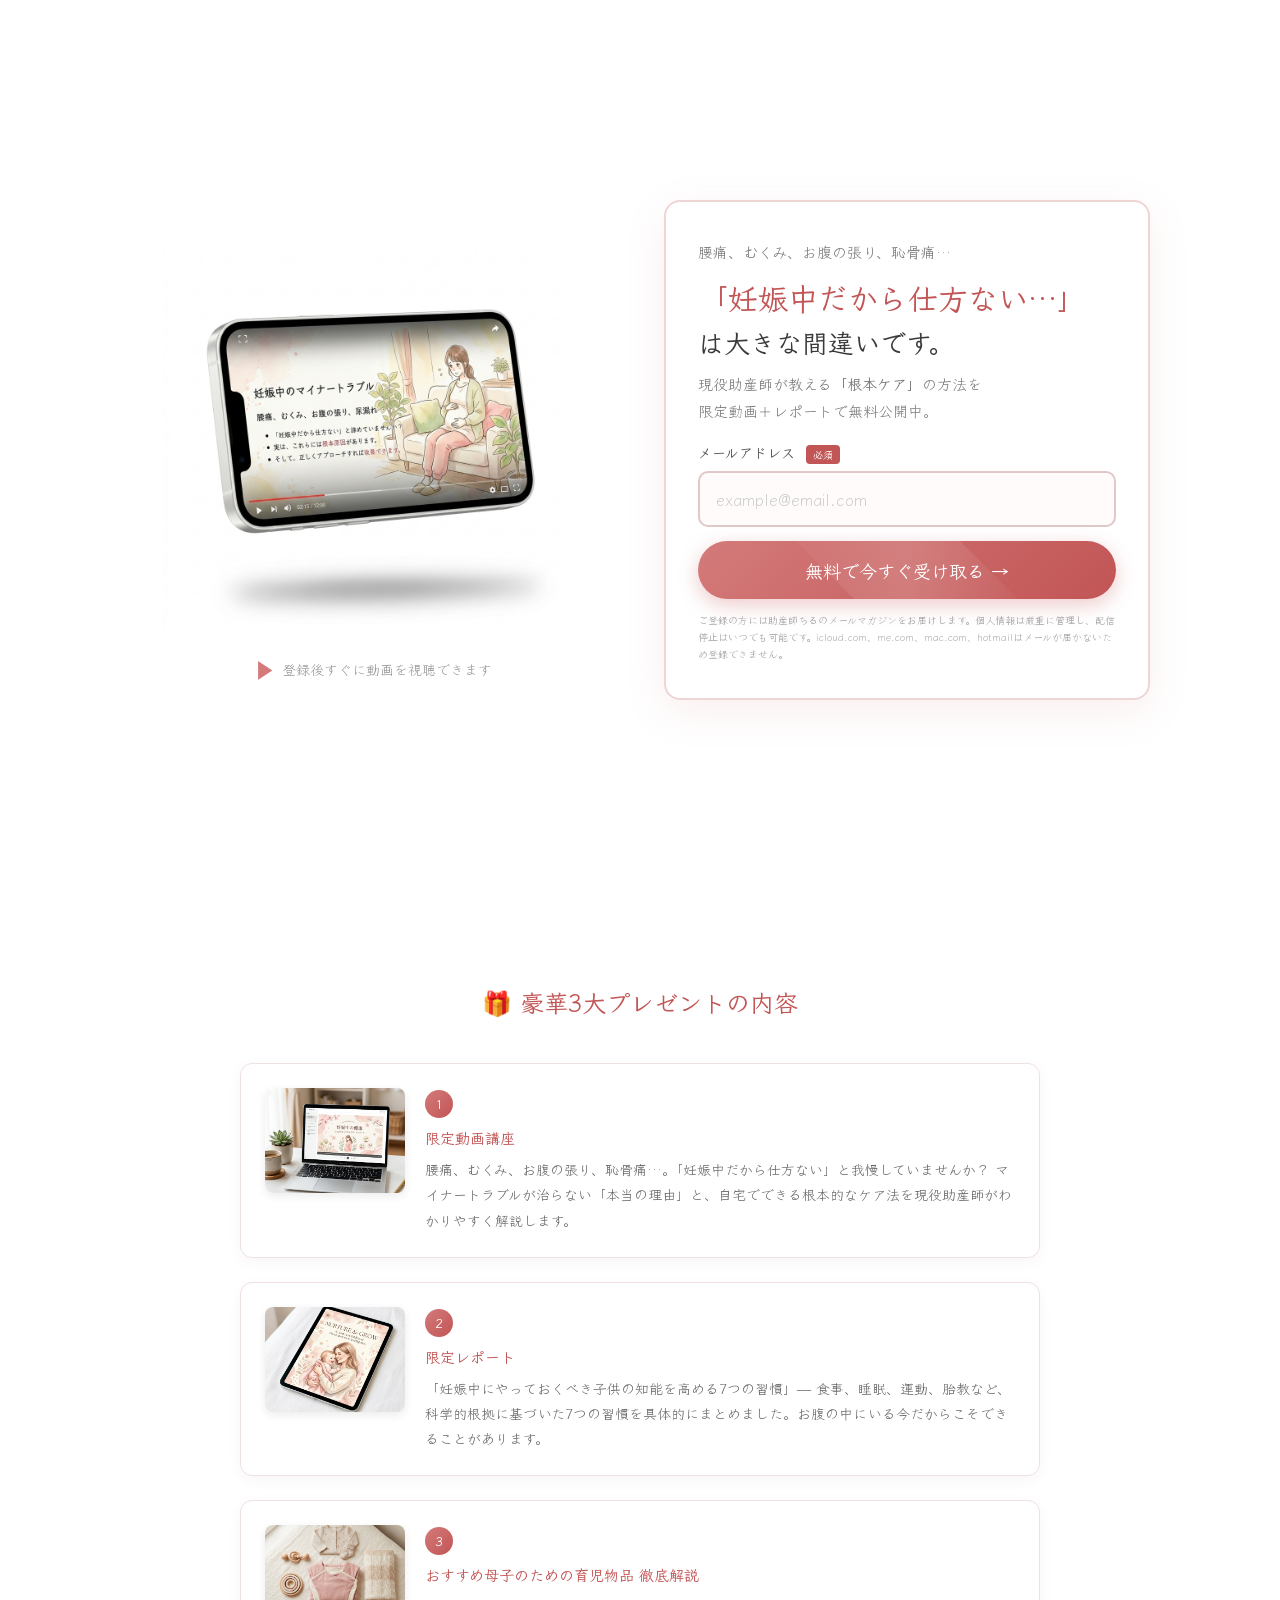
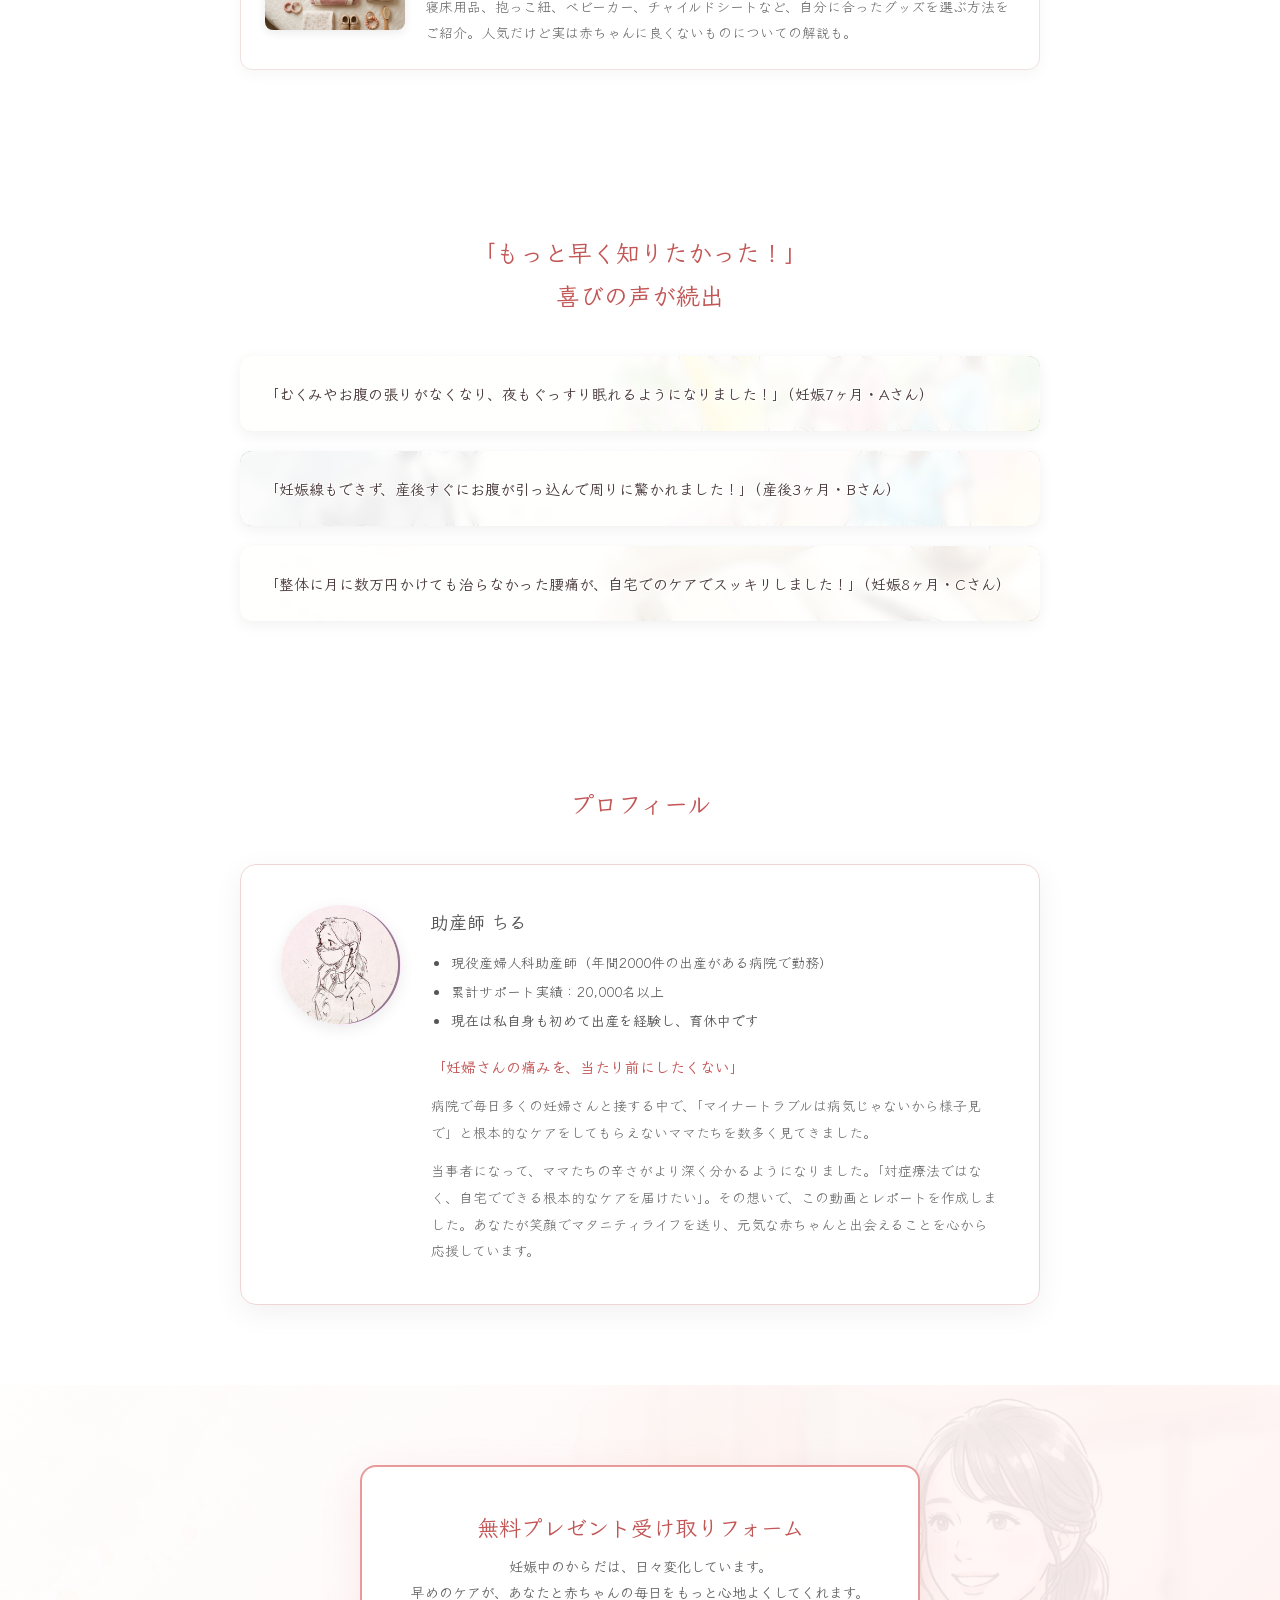
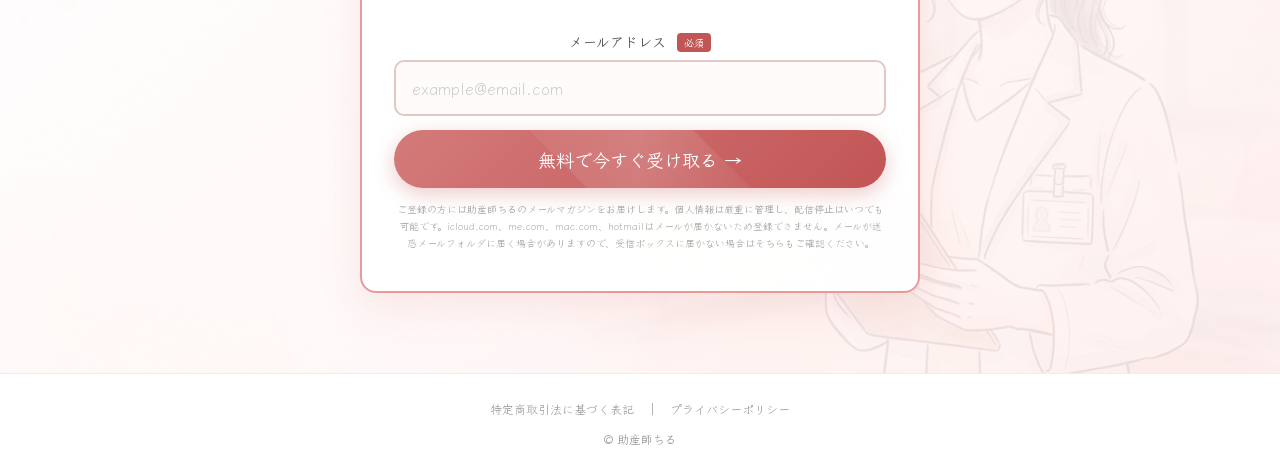
<file: p/note/index.html>
<!DOCTYPE html>
<html lang="ja">
<head>
<!-- Google tag (gtag.js) -->
<script async src="https://www.googletagmanager.com/gtag/js?id=G-WZZB9R7PXQ"></script>
<script>
  window.dataLayer = window.dataLayer || [];
  function gtag(){dataLayer.push(arguments);}
  gtag('js', new Date());
  gtag('config', 'G-WZZB9R7PXQ');
</script>
<meta charset="UTF-8">
<link rel="icon" type="image/png" href="/images/favicon.png">
<link rel="apple-touch-icon" href="/images/apple-touch-icon.png">
<meta name="viewport" content="width=device-width, initial-scale=1.0">
<title>助産師ちる 無料プレゼント | 妊娠中のマイナートラブルを根本ケア</title>
<meta name="description" content="現役助産師が教える、妊娠中の腰痛・むくみ・お腹の張りを自宅で改善する方法。限定動画講座＋レポートを無料プレゼント中。">
<link href="https://fonts.googleapis.com/css2?family=Klee+One:wght@400;600&display=swap" rel="stylesheet">
<style>
  * { box-sizing: border-box; margin: 0; padding: 0; }

  body {
    font-family: 'Klee One', 'Hiragino Kaku Gothic ProN', sans-serif;
    color: #4a3a3a;
    background: #fff;
    line-height: 1.8;
  }

  /* --- HERO / FIRST VIEW --- */
  .hero {
    position: relative;
    min-height: 100vh;
    display: flex;
    align-items: center;
    justify-content: center;
    background: #fff;
  }

  .hero-inner {
    position: relative;
    z-index: 1;
    display: grid;
    grid-template-columns: 1fr 1fr;
    gap: 48px;
    max-width: 1100px;
    width: 100%;
    padding: 60px 40px;
    align-items: center;
  }

  /* --- LEFT COLUMN: Phone Mockup --- */
  .hero-left {
    display: flex;
    flex-direction: column;
    align-items: center;
    gap: 20px;
    background: #fff;
  }
  .phone-mockup {
    width: 100%;
    max-width: 420px;
    animation: floatPhone 4s ease-in-out infinite;
    transition: transform 0.3s ease;
  }
  .phone-mockup:hover {
    transform: scale(1.03);
  }
  @keyframes floatPhone {
    0%, 100% { transform: translateY(0); }
    50% { transform: translateY(-12px); }
  }
  .play-hint {
    display: flex;
    align-items: center;
    gap: 8px;
    font-size: 14px;
    color: #999;
    animation: pulse 2s ease-in-out infinite;
  }
  .play-hint .arrow {
    font-size: 20px;
    color: #D47A7A;
  }
  @keyframes pulse {
    0%, 100% { opacity: 0.6; }
    50% { opacity: 1; }
  }

  /* --- RIGHT COLUMN: Copy + Form --- */
  .hero-right {
    display: flex;
    flex-direction: column;
    gap: 0;
  }

  .tag-label {
    display: inline-block;
    background: linear-gradient(135deg, #D47A7A, #C25555);
    color: #fff;
    font-size: 13px;
    font-weight: 600;
    padding: 6px 18px;
    border-radius: 20px;
    letter-spacing: 0.08em;
    margin-bottom: 16px;
    width: fit-content;
    box-shadow: 0 3px 10px rgba(212,122,122,0.3);
  }

  .hero-headline {
    font-size: 28px;
    font-weight: 600;
    color: #3A3A3A;
    line-height: 1.6;
    margin-bottom: 8px;
    text-shadow: 1px 1px 0px #fff, -1px -1px 0px #fff, 1px -1px 0px #fff, -1px 1px 0px #fff;
  }
  .hero-headline .accent {
    color: #C25555;
    font-size: 34px;
    display: inline;
  }
  .hero-headline .mistake {
    position: relative;
    display: inline-block;
  }
  .hero-headline .mistake::after {
    content: '';
    position: absolute;
    bottom: 2px;
    left: 0;
    width: 100%;
    height: 10px;
    background: rgba(212, 122, 122, 0.2);
    border-radius: 4px;
    z-index: -1;
  }

  .hero-sub {
    font-size: 15px;
    color: #777;
    margin-bottom: 16px;
    line-height: 1.8;
    text-shadow: none;
  }
  .hero-headline-in-card {
    font-size: 26px;
    font-weight: 600;
    color: #3A3A3A;
    line-height: 1.6;
    margin-bottom: 8px;
    text-shadow: none;
  }
  .hero-headline-in-card .accent {
    color: #C25555;
    font-size: 30px;
    display: inline;
  }
  .hero-headline-in-card .mistake {
    position: relative;
    display: inline-block;
  }
  .hero-headline-in-card .mistake::after {
    content: '';
    position: absolute;
    bottom: 2px;
    left: 0;
    width: 100%;
    height: 10px;
    background: rgba(212, 122, 122, 0.2);
    border-radius: 4px;
    z-index: -1;
  }

  /* --- FORM CARD --- */
  .form-card {
    background: #fff;
    border-radius: 16px;
    padding: 36px 32px;
    border: 2px solid #F0D5D5;
    box-shadow: 0 12px 40px rgba(212,122,122,0.12);
  }
  .form-card h3 {
    text-align: center;
    color: #C25555;
    font-size: 18px;
    margin-bottom: 6px;
    text-shadow: none;
  }
  .form-card .form-sub {
    text-align: center;
    font-size: 13px;
    color: #888;
    margin-bottom: 20px;
  }
  .form-gifts {
    display: flex;
    gap: 12px;
    justify-content: center;
    margin-bottom: 20px;
    flex-wrap: wrap;
  }
  .form-gift-badge {
    display: flex;
    align-items: center;
    gap: 6px;
    background: #FFF5F5;
    border: 1px solid #F0D5D5;
    padding: 8px 14px;
    border-radius: 8px;
    font-size: 12px;
    font-weight: 600;
    color: #8B5E5E;
  }
  .form-gift-badge .gift-icon {
    font-size: 18px;
  }
  .form-group {
    margin-bottom: 14px;
  }
  .form-group label {
    display: block;
    font-weight: 600;
    margin-bottom: 6px;
    color: #555;
    font-size: 14px;
  }
  .form-group label .required {
    background: #C25555;
    color: #fff;
    font-size: 10px;
    padding: 2px 7px;
    border-radius: 4px;
    margin-left: 6px;
    vertical-align: middle;
  }
  .form-group input[type="email"] {
    width: 100%;
    padding: 14px 16px;
    border: 2px solid #E0C8C8;
    border-radius: 10px;
    font-size: 16px;
    font-family: inherit;
    outline: none;
    transition: border 0.3s, box-shadow 0.3s;
    background: #FFFBFB;
  }
  .form-group input[type="email"]:focus {
    border-color: #D47A7A;
    box-shadow: 0 0 0 4px rgba(212,122,122,0.12);
  }
  .form-group input[type="email"]::placeholder {
    color: #ccc;
  }

  .submit-btn {
    width: 100%;
    padding: 16px;
    background: linear-gradient(135deg, #D47A7A, #C25555);
    color: #fff;
    border: none;
    border-radius: 40px;
    font-size: 18px;
    font-weight: 600;
    font-family: inherit;
    cursor: pointer;
    box-shadow: 0 6px 20px rgba(212,122,122,0.4);
    transition: all 0.3s;
    position: relative;
    overflow: hidden;
  }
  .submit-btn::before {
    content: '';
    position: absolute;
    top: -50%;
    left: -50%;
    width: 200%;
    height: 200%;
    background: linear-gradient(45deg, transparent 30%, rgba(255,255,255,0.15) 50%, transparent 70%);
    transform: rotate(45deg);
    animation: shimmer 3s ease-in-out infinite;
  }
  @keyframes shimmer {
    0% { transform: translateX(-100%) rotate(45deg); }
    100% { transform: translateX(100%) rotate(45deg); }
  }
  .submit-btn:hover {
    background: linear-gradient(135deg, #C25555, #B04040);
    transform: translateY(-2px);
    box-shadow: 0 8px 25px rgba(212,122,122,0.5);
  }
  .submit-btn:active {
    transform: translateY(0);
  }

  .form-privacy {
    font-size: 10px;
    color: #aaa;
    margin-top: 12px;
    line-height: 1.7;
    text-shadow: none;
  }
  .form-trust {
    display: flex;
    align-items: center;
    justify-content: center;
    gap: 16px;
    margin-top: 14px;
    padding-top: 14px;
    border-top: 1px solid #F0E0E0;
  }
  .trust-item {
    display: flex;
    align-items: center;
    gap: 5px;
    font-size: 11px;
    color: #999;
  }
  .trust-item .trust-icon {
    font-size: 14px;
    color: #D47A7A;
  }

  /* --- BELOW FOLD SECTIONS --- */
  .section {
    position: relative;
    padding: 80px 20px;
    background-image: url('/images/scene_001.jpg');
    background-size: cover;
    background-position: center;
    background-attachment: fixed;
  }
  .section::before {
    content: '';
    position: absolute;
    inset: 0;
    background: rgba(255,255,255,0.90);
    z-index: 0;
  }
  .section-inner {
    position: relative;
    z-index: 1;
    max-width: 800px;
    margin: 0 auto;
  }

  h2 {
    text-align: center;
    color: #C25555;
    font-size: 24px;
    margin-bottom: 40px;
    text-shadow: 1px 1px 0px #fff, -1px -1px 0px #fff, 1px -1px 0px #fff, -1px 1px 0px #fff;
  }

  /* --- Gift Section --- */
  .gifts-grid {
    display: grid;
    grid-template-columns: 1fr;
    gap: 24px;
  }
  .gift-card {
    display: flex;
    gap: 20px;
    align-items: flex-start;
    background: rgba(255,255,255,0.9);
    padding: 24px;
    border-radius: 12px;
    border: 1px solid #F0E0E0;
    box-shadow: 0 4px 15px rgba(0,0,0,0.04);
    transition: transform 0.3s, box-shadow 0.3s;
  }
  .gift-card:hover {
    transform: translateY(-4px);
    box-shadow: 0 8px 30px rgba(0,0,0,0.08);
  }
  .gift-card img {
    width: 140px;
    height: 105px;
    object-fit: cover;
    border-radius: 8px;
    flex-shrink: 0;
    box-shadow: 0 3px 10px rgba(0,0,0,0.08);
  }
  .gift-card .gift-num {
    display: inline-block;
    background: linear-gradient(135deg, #D47A7A, #C25555);
    color: #fff;
    width: 28px;
    height: 28px;
    line-height: 28px;
    text-align: center;
    border-radius: 50%;
    font-size: 13px;
    font-weight: 600;
    margin-bottom: 6px;
    text-shadow: none;
  }
  .gift-card .gift-title {
    font-weight: 600;
    color: #C25555;
    margin-bottom: 6px;
    font-size: 15px;
  }
  .gift-card .gift-desc {
    font-size: 14px;
    font-weight: 400;
    color: #666;
    line-height: 1.8;
  }

  /* --- Voice / Testimonials --- */
  .voices-grid {
    display: grid;
    grid-template-columns: 1fr;
    gap: 20px;
  }
  .voice-card {
    background-size: cover;
    background-position: center;
    border-radius: 12px;
    overflow: hidden;
    box-shadow: 0 4px 15px rgba(0,0,0,0.06);
    transition: transform 0.3s;
  }
  .voice-card:hover {
    transform: translateY(-3px);
  }
  .voice-card-inner {
    background: rgba(255,255,255,0.88);
    backdrop-filter: blur(4px);
    padding: 24px;
    border-radius: 12px;
  }
  .voice-card p {
    font-weight: 600;
    font-size: 15px;
    text-shadow: 1px 1px 0px #fff, -1px -1px 0px #fff, 1px -1px 0px #fff, -1px 1px 0px #fff;
  }

  /* --- Profile --- */
  .profile-card {
    background: rgba(255,255,255,0.9);
    padding: 40px;
    border-radius: 16px;
    border: 1px solid #F0D5D5;
    box-shadow: 0 8px 30px rgba(0,0,0,0.06);
  }
  .profile-content {
    display: flex;
    align-items: flex-start;
    gap: 30px;
  }
  .profile-img {
    width: 120px;
    height: 120px;
    border-radius: 50%;
    background: url('/images/chill_profile.png') center center / 135% no-repeat;
    flex-shrink: 0;
    box-shadow: 0 4px 15px rgba(0,0,0,0.08);
  }
  .profile-card h3 {
    margin-top: 0;
    color: #555;
    font-size: 18px;
    text-shadow: none;
  }
  .profile-card ul {
    padding-left: 20px;
    margin: 12px 0 20px;
    color: #555;
    font-size: 14px;
  }
  .profile-card ul li {
    margin-bottom: 4px;
    text-shadow: none;
  }
  .profile-card .profile-quote {
    font-weight: 600;
    color: #C25555;
    font-size: 15px;
    margin-bottom: 12px;
    text-shadow: none;
  }
  .profile-card .profile-bio {
    font-size: 14px;
    color: #666;
    text-shadow: none;
    line-height: 1.9;
  }

  /* --- Bottom CTA --- */
  .bottom-cta {
    position: relative;
    padding: 80px 20px;
    background-image: url('/images/scene_002.jpg');
    background-size: cover;
    background-position: center;
  }
  .bottom-cta::before {
    content: '';
    position: absolute;
    inset: 0;
    background: linear-gradient(135deg, rgba(255,255,255,0.93) 0%, rgba(255,240,240,0.90) 100%);
  }
  .bottom-cta-inner {
    position: relative;
    z-index: 1;
    max-width: 560px;
    margin: 0 auto;
  }
  .bottom-form-card {
    background: rgba(255,255,255,0.97);
    border-radius: 16px;
    padding: 40px 32px;
    border: 2px solid #E89A9A;
    box-shadow: 0 12px 40px rgba(212,122,122,0.15);
    text-align: center;
  }
  .bottom-form-card h3 {
    color: #C25555;
    font-size: 22px;
    margin-bottom: 8px;
    text-shadow: none;
  }
  .bottom-form-card .form-motivate {
    font-weight: 600;
    font-size: 14px;
    color: #666;
    margin-bottom: 24px;
    text-shadow: none;
  }

  /* --- Footer --- */
  footer {
    text-align: center;
    padding: 24px 16px;
    font-size: 12px;
    color: #999;
    border-top: 1px solid #eee;
    background: #fff;
  }
  footer a {
    color: #999;
    text-decoration: none;
    margin: 0 12px;
  }
  footer a:hover {
    color: #D47A7A;
  }

  /* --- RESPONSIVE --- */
  @media (max-width: 900px) {
    .hero-inner {
      grid-template-columns: 1fr;
      gap: 32px;
      padding: 40px 20px;
      text-align: center;
    }
    .hero-left {
      order: -1;
    }
    .phone-mockup {
      max-width: 300px;
    }
    .tag-label {
      margin-left: auto;
      margin-right: auto;
    }
    .hero-headline {
      font-size: 22px;
    }
    .hero-headline .accent {
      font-size: 26px;
    }
    .form-card {
      padding: 24px 20px;
    }
  }
  @media (max-width: 600px) {
    .hero-headline {
      font-size: 20px;
    }
    .hero-headline .accent {
      font-size: 24px;
    }
    .form-gifts {
      flex-direction: column;
      align-items: center;
    }
    .gift-card {
      flex-direction: column;
      align-items: center;
      text-align: center;
    }
    .gift-card img {
      width: 100%;
      max-width: 280px;
      height: auto;
    }
    .profile-content {
      flex-direction: column;
      align-items: center;
      text-align: center;
    }
    .bottom-form-card {
      padding: 28px 20px;
    }
  }
</style>
</head>
<body>

<!-- ========== HERO / FIRST VIEW ========== -->
<section class="hero" id="top">
  <div class="hero-inner">

    <!-- LEFT: Phone Mockup -->
    <div class="hero-left">
      <img src="/images/phone_mockup.png" alt="動画講座をスマホで視聴するイメージ" class="phone-mockup" width="420" height="420">
      <div class="play-hint">
        <span class="arrow">▶</span>
        <span>登録後すぐに動画を視聴できます</span>
      </div>
    </div>

    <!-- RIGHT: Copy + Form -->
    <div class="hero-right">
      <div class="form-card" id="form">

        <p class="hero-sub" style="margin-bottom: 8px;">
          腰痛、むくみ、お腹の張り、恥骨痛…
        </p>

        <h1 class="hero-headline-in-card">
          <span class="accent">「妊娠中だから仕方ない…」</span><br>
          は<span class="mistake">大きな間違い</span>です。
        </h1>

        <p class="hero-sub">
          現役助産師が教える<strong>「根本ケア」</strong>の方法を<br>限定動画＋レポートで無料公開中。
        </p>

        <form action="https://ai.fastfunnel.net/r/ifcnHa72Bua0/register?mtid=b5wUfAyD5jXM" method="post" id="registration-form">
          <div class="form-group">
            <label for="mail">メールアドレス <span class="required">必須</span></label>
            <input id="mail" type="email" name="mail" required placeholder="example@email.com" autocomplete="email">
          </div>
          <button type="submit" class="submit-btn" id="submit-button">無料で今すぐ受け取る →</button>
          <p class="form-privacy">ご登録の方には助産師ちるのメールマガジンをお届けします。個人情報は厳重に管理し、配信停止はいつでも可能です。icloud.com、me.com、mac.com、hotmailはメールが届かないため登録できません。</p>

        </form>

      </div>
    </div>

  </div>
</section>

<!-- ========== GIFT DETAILS ========== -->
<section class="section" id="gifts">
  <div class="section-inner">
    <h2>🎁 豪華3大プレゼントの内容</h2>

    <div class="gifts-grid">
      <div class="gift-card">
        <img src="/images/gift_01_video.png" alt="限定動画講座" loading="lazy">
        <div>
          <span class="gift-num">1</span>
          <p class="gift-title">限定動画講座</p>
          <p class="gift-desc">腰痛、むくみ、お腹の張り、恥骨痛…。「妊娠中だから仕方ない」と我慢していませんか？ マイナートラブルが治らない「本当の理由」と、自宅でできる根本的なケア法を現役助産師がわかりやすく解説します。</p>
        </div>
      </div>

      <div class="gift-card">
        <img src="/images/gift_02_report.png" alt="限定レポート" loading="lazy">
        <div>
          <span class="gift-num">2</span>
          <p class="gift-title">限定レポート</p>
          <p class="gift-desc">「妊娠中にやっておくべき子供の知能を高める7つの習慣」— 食事、睡眠、運動、胎教など、科学的根拠に基づいた7つの習慣を具体的にまとめました。お腹の中にいる今だからこそできることがあります。</p>
        </div>
      </div>

      <div class="gift-card">
        <img src="/images/gift_03_products.png" alt="育児物品 徹底解説" loading="lazy">
        <div>
          <span class="gift-num">3</span>
          <p class="gift-title">おすすめ母子のための育児物品 徹底解説</p>
          <p class="gift-desc">寝床用品、抱っこ紐、ベビーカー、チャイルドシートなど、自分に合ったグッズを選ぶ方法をご紹介。人気だけど実は赤ちゃんに良くないものについての解説も。</p>
        </div>
      </div>
    </div>
  </div>
</section>

<!-- ========== TESTIMONIALS ========== -->
<section class="section" id="voices">
  <div class="section-inner">
    <h2>「もっと早く知りたかった！」<br>喜びの声が続出</h2>

    <div class="voices-grid">
      <div class="voice-card" style="background-image: url('/images/scene_012.jpg');">
        <div class="voice-card-inner">
          <p>「むくみやお腹の張りがなくなり、夜もぐっすり眠れるようになりました！」（妊娠7ヶ月・Aさん）</p>
        </div>
      </div>
      <div class="voice-card" style="background-image: url('/images/scene_013.jpg');">
        <div class="voice-card-inner">
          <p>「妊娠線もできず、産後すぐにお腹が引っ込んで周りに驚かれました！」（産後3ヶ月・Bさん）</p>
        </div>
      </div>
      <div class="voice-card" style="background-image: url('/images/scene_014.jpg');">
        <div class="voice-card-inner">
          <p>「整体に月に数万円かけても治らなかった腰痛が、自宅でのケアでスッキリしました！」（妊娠8ヶ月・Cさん）</p>
        </div>
      </div>
    </div>
  </div>
</section>

<!-- ========== PROFILE ========== -->
<section class="section" id="profile">
  <div class="section-inner">
    <h2>プロフィール</h2>
    <div class="profile-card">
      <div class="profile-content">
        <div class="profile-img" role="img" aria-label="助産師ちるのプロフィール画像"></div>
        <div>
          <h3>助産師 ちる</h3>
          <ul>
            <li>現役産婦人科助産師（年間2000件の出産がある病院で勤務）</li>
            <li>累計サポート実績：20,000名以上</li>
            <li><strong>現在は私自身も初めて出産を経験し、育休中です</strong></li>
          </ul>
          <p class="profile-quote">「妊婦さんの痛みを、当たり前にしたくない」</p>
          <p class="profile-bio">病院で毎日多くの妊婦さんと接する中で、「マイナートラブルは病気じゃないから様子見で」と根本的なケアをしてもらえないママたちを数多く見てきました。</p>
          <p class="profile-bio" style="margin-top: 12px;">当事者になって、ママたちの辛さがより深く分かるようになりました。「対症療法ではなく、自宅でできる根本的なケアを届けたい」。その想いで、この動画とレポートを作成しました。あなたが笑顔でマタニティライフを送り、元気な赤ちゃんと出会えることを心から応援しています。</p>
        </div>
      </div>
    </div>
  </div>
</section>

<!-- ========== BOTTOM CTA ========== -->
<section class="bottom-cta" id="bottom-form">
  <div class="bottom-cta-inner">
    <div class="bottom-form-card">
      <h3>無料プレゼント受け取りフォーム</h3>
      <p class="form-motivate">妊娠中のからだは、日々変化しています。<br>早めのケアが、あなたと赤ちゃんの毎日をもっと心地よくしてくれます。</p>

      <form action="https://ai.fastfunnel.net/r/ifcnHa72Bua0/register?mtid=b5wUfAyD5jXM" method="post" id="bottom-registration-form">
        <div class="form-group">
          <label for="mail-bottom">メールアドレス <span class="required">必須</span></label>
          <input id="mail-bottom" type="email" name="mail" required placeholder="example@email.com" autocomplete="email">
        </div>
        <button type="submit" class="submit-btn" id="bottom-submit-button">無料で今すぐ受け取る →</button>
        <p class="form-privacy">ご登録の方には助産師ちるのメールマガジンをお届けします。個人情報は厳重に管理し、配信停止はいつでも可能です。icloud.com、me.com、mac.com、hotmailはメールが届かないため登録できません。メールが迷惑メールフォルダに届く場合がありますので、受信ボックスに届かない場合はそちらもご確認ください。</p>

      </form>
    </div>
  </div>
</section>

<!-- ========== FOOTER ========== -->
<footer>
  <a href="https://www.cross-over-airline.com/tokusyoho/" target="_blank" rel="noopener">特定商取引法に基づく表記</a>｜<a href="https://www.cross-over-airline.com/privacy/" target="_blank" rel="noopener">プライバシーポリシー</a>
  <p style="margin-top:8px">© 助産師ちる</p>
</footer>

</body>
</html>
</file>
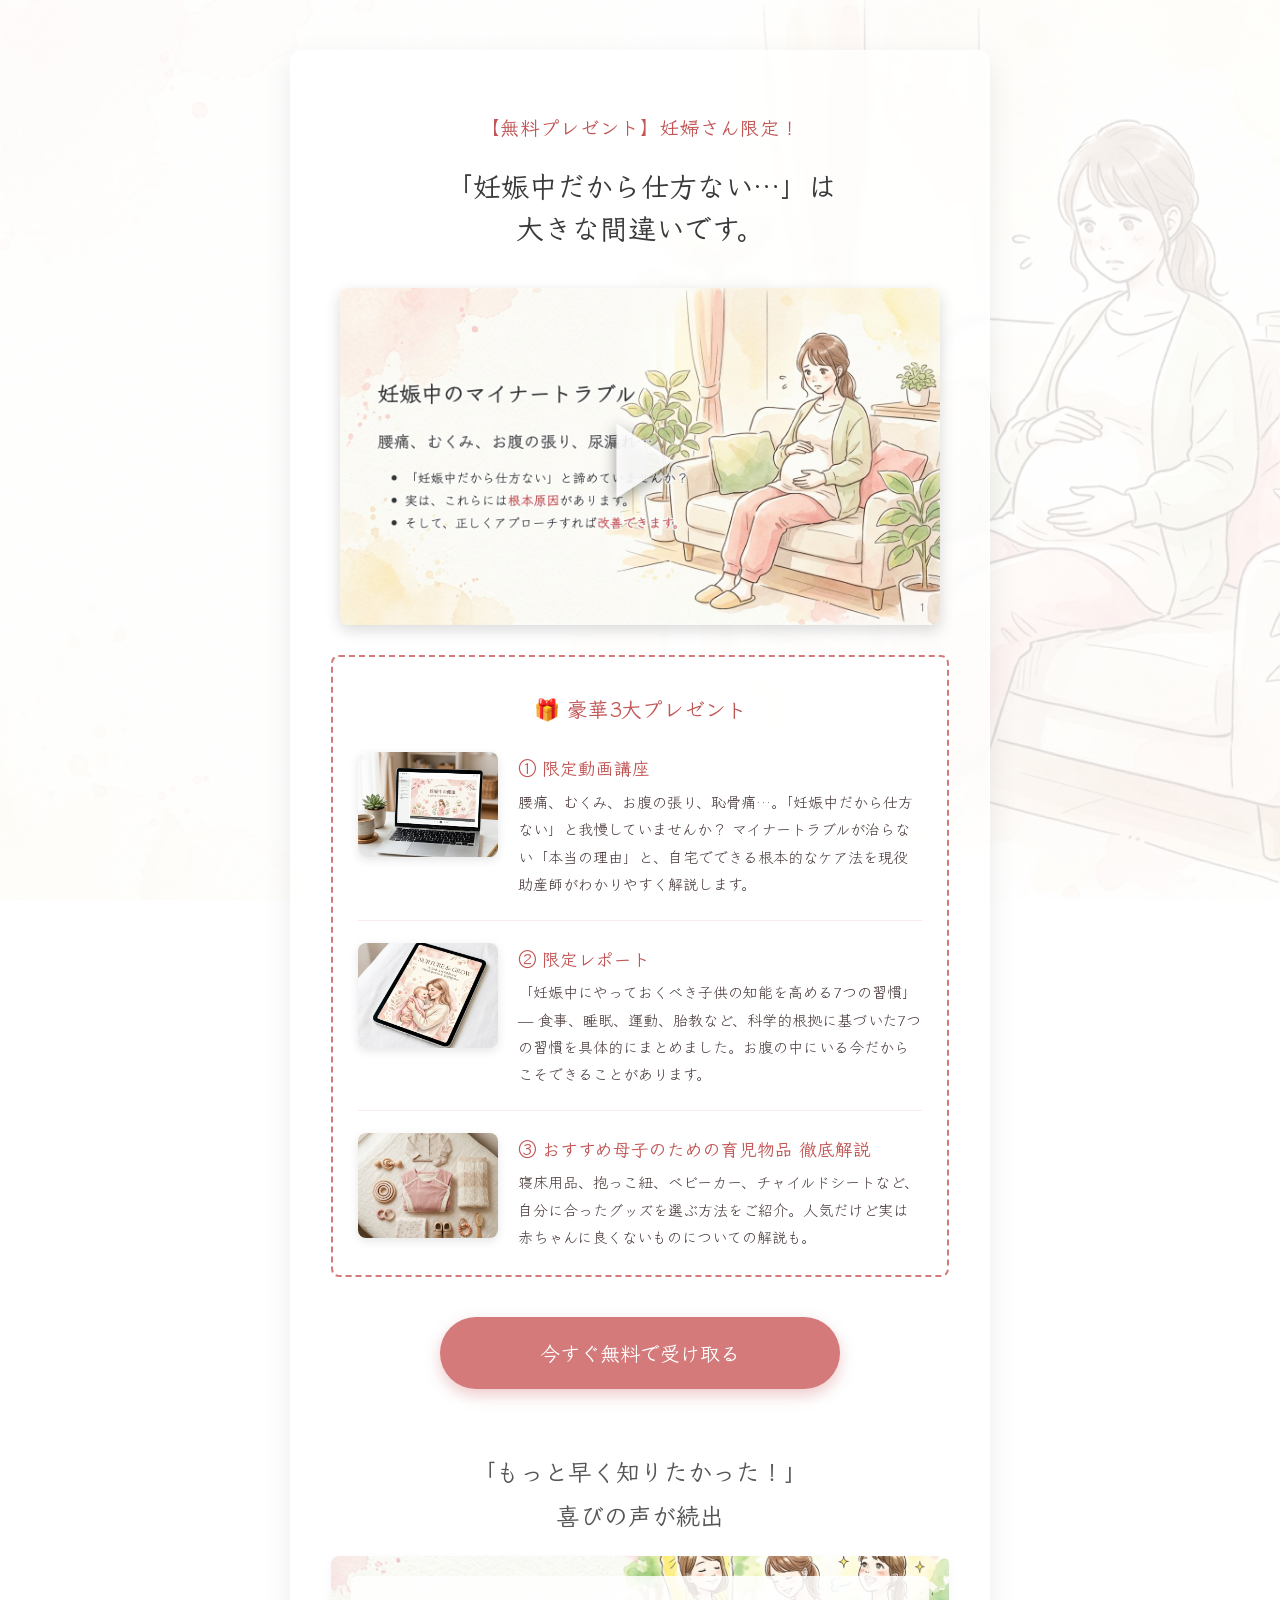
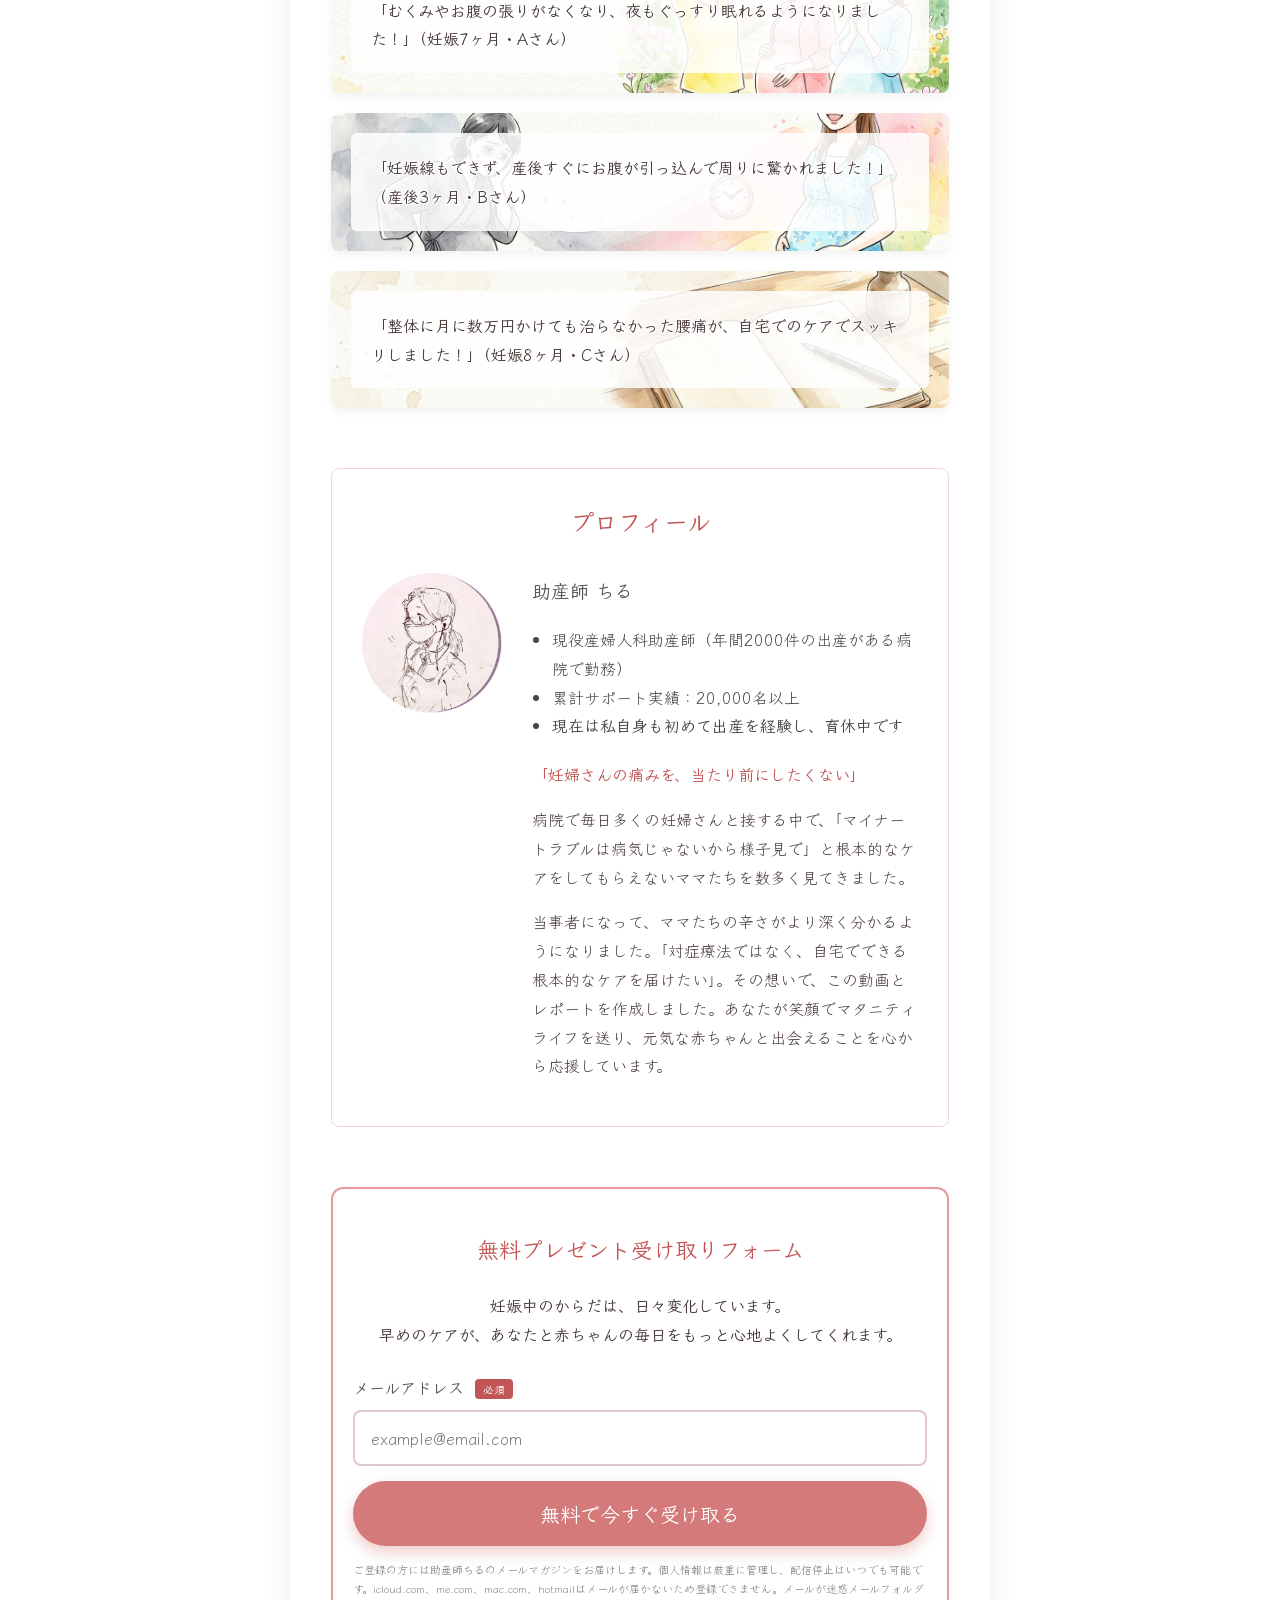
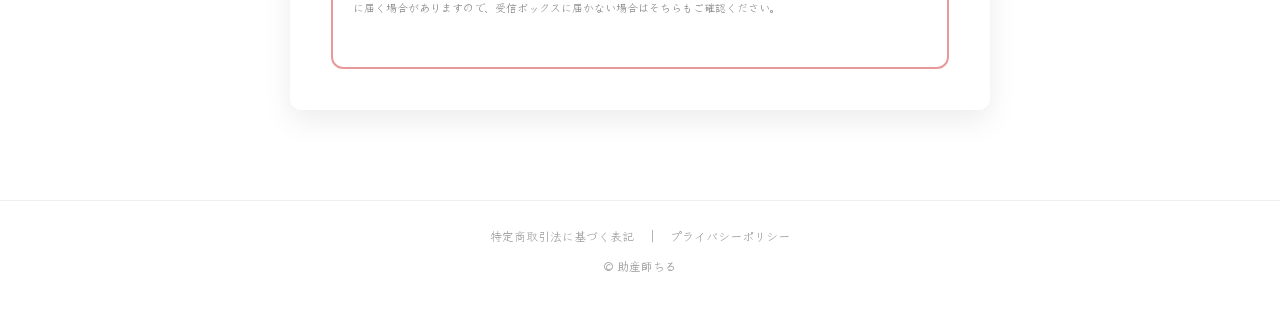
<file: p/old-hp/index.html>
<!DOCTYPE html>
<html lang="ja">
<head>
<!-- Google tag (gtag.js) -->
<script async src="https://www.googletagmanager.com/gtag/js?id=G-WZZB9R7PXQ"></script>
<script>
  window.dataLayer = window.dataLayer || [];
  function gtag(){dataLayer.push(arguments);}
  gtag('js', new Date());
  gtag('config', 'G-WZZB9R7PXQ');
</script>
<meta charset="UTF-8">
<link rel="icon" type="image/png" href="/images/favicon.png">
<link rel="apple-touch-icon" href="/images/apple-touch-icon.png">
<meta name="viewport" content="width=device-width, initial-scale=1.0">
<title>助産師ちる 無料プレゼント</title>
<link href="https://fonts.googleapis.com/css2?family=Klee+One:wght@400;600&display=swap" rel="stylesheet">
<style>
  * { box-sizing: border-box; }
  body {
    font-family: 'Klee One', 'Hiragino Kaku Gothic ProN', sans-serif;
    margin: 0;
    padding: 0;
    color: #4a3a3a;
    /* スライドと同じ水彩画を背景に設定 */
    background-image: url('/images/scene_001.jpg'); 
    background-size: cover;
    background-position: center;
    background-attachment: fixed;
    line-height: 1.8;
  }
  
  /* スライドと同じ半透明の白オーバーレイ */
  .bg-overlay {
    background: rgba(255, 255, 255, 0.85);
    min-height: 100vh;
    padding: 50px 20px;
  }
  
  .container {
    max-width: 700px;
    margin: 0 auto;
    background: rgba(255, 255, 255, 0.7);
    border-radius: 12px;
    padding: 40px;
    box-shadow: 0 10px 30px rgba(0,0,0,0.08);
    border: 1px solid rgba(255,255,255,0.9);
    backdrop-filter: blur(5px);
  }
  
  /* スライドと同じ視認性担保のアウトライン（白縁取り） */
  h1, h2, h3, p, li {
    text-shadow: 
      1px 1px 0px #fff, -1px -1px 0px #fff,
      1px -1px 0px #fff, -1px 1px 0px #fff,
      0px 1px 0px #fff, 0px -1px 0px #fff,
      1px 0px 0px #fff, -1px 0px 0px #fff,
      0px 0px 6px rgba(255,255,255,0.8);
  }
  
  .catch {
    text-align: center;
    font-weight: 600;
    color: #C25555;
    font-size: 1.2em;
    margin-bottom: 10px;
    letter-spacing: 0.05em;
  }
  
  h1 {
    font-size: 28px;
    text-align: center;
    color: #3A3A3A;
    line-height: 1.5;
    margin-bottom: 40px;
  }
  
  /* 動画は埋め込まず、「サムネイル画像」を配置してフォームへ誘導 */
  .video-thumbnail {
    position: relative;
    width: 100%;
    max-width: 600px;
    margin: 0 auto 30px;
    border-radius: 8px;
    overflow: hidden;
    box-shadow: 0 5px 15px rgba(0,0,0,0.15);
    cursor: pointer;
    transition: transform 0.2s;
  }
  .video-thumbnail:hover {
    transform: scale(1.02);
  }
  .video-thumbnail img {
    width: 100%;
    display: block;
  }
  .video-thumbnail::after {
    content: '▶';
    position: absolute;
    top: 50%;
    left: 50%;
    transform: translate(-50%, -50%);
    font-size: 80px;
    color: rgba(255,255,255,0.9);
    text-shadow: 0 4px 15px rgba(0,0,0,0.4);
  }
  
  .gifts {
    background: rgba(255, 255, 255, 0.8);
    padding: 25px;
    border-radius: 8px;
    border: 2px dashed #D47A7A;
    margin-bottom: 40px;
  }
  .gifts p {
    margin: 8px 0;
    font-size: 1.1em;
    font-weight: 600;
  }
  .gift-item {
    display: flex;
    gap: 20px;
    align-items: flex-start;
    margin-bottom: 22px;
    padding-bottom: 22px;
    border-bottom: 1px solid rgba(212, 122, 122, 0.15);
  }
  .gift-item:last-child {
    margin-bottom: 0;
    padding-bottom: 0;
    border-bottom: none;
  }
  .gift-item img {
    width: 140px;
    height: 105px;
    object-fit: cover;
    border-radius: 8px;
    flex-shrink: 0;
    box-shadow: 0 3px 10px rgba(0,0,0,0.1);
  }
  .gift-item .gift-text p:first-child {
    color: #C25555;
  }
  @media (max-width: 600px) {
    .gift-item {
      flex-direction: column;
      align-items: center;
      text-align: center;
    }
    .gift-item img {
      width: 100%;
      max-width: 280px;
      height: auto;
    }
  }
  
  .btn {
    display: block;
    width: 100%;
    max-width: 400px;
    margin: 0 auto;
    background: #D47A7A;
    color: #fff !important;
    text-align: center;
    padding: 18px;
    border-radius: 40px;
    font-size: 20px;
    font-weight: 600;
    text-decoration: none;
    text-shadow: none; /* ボタン文字には縁取りをしない */
    box-shadow: 0 6px 15px rgba(212, 122, 122, 0.4);
    transition: 0.2s;
  }
  .btn:hover {
    background: #C25555;
    transform: translateY(-2px);
    box-shadow: 0 8px 20px rgba(212, 122, 122, 0.5);
  }
  
  /* お客様の声（水彩画背景を活用） */
  .voice {
    background-size: cover;
    background-position: center;
    position: relative;
    padding: 20px;
    border-radius: 8px;
    margin-bottom: 20px;
    box-shadow: 0 4px 10px rgba(0,0,0,0.05);
  }
  .voice-inner {
    background: rgba(255, 255, 255, 0.85);
    padding: 20px;
    border-radius: 6px;
  }
  .voice p {
    margin: 0;
    font-weight: 600;
  }
  
  /* プロフィール */
  .profile {
    margin-top: 60px;
    background: rgba(255, 255, 255, 0.8);
    padding: 30px;
    border-radius: 8px;
    border: 1px solid #F0D5D5;
  }
  .profile h2 {
    color: #C25555;
    text-align: center;
    margin-top: 0;
    margin-bottom: 30px;
  }
  .profile-content {
    display: flex;
    align-items: flex-start;
    gap: 30px;
  }
  /* ちるさんの似顔絵スケッチを使用 */
  .profile-img {
    width: 140px;
    height: 140px;
    border-radius: 50%;
    background: url('/images/chill_profile.png') center center / 135% no-repeat;
    flex-shrink: 0;
    box-shadow: none;
    border: none;
  }
  
  @media (max-width: 600px) {
    .container { padding: 25px 15px; }
    h1 { font-size: 22px; }
    .profile-content { flex-direction: column; align-items: center; }
    .btn { font-size: 18px; padding: 15px; width: 100%; }
  }
</style>
</head>
<body>
<div class="bg-overlay">
  <div class="container">
    
    <p class="catch">【無料プレゼント】妊婦さん限定！</p>
    <h1>「妊娠中だから仕方ない…」は<br>大きな間違いです。</h1>
    
    <!-- 実際の動画ではなく、動画に見立てたサムネイル画像（クリックでフォームへ） -->
    <a href="#form" style="text-decoration: none;">
      <div class="video-thumbnail">
        <!-- スライドの1枚目を書き出した画像を使用 -->
        <img src="/output_slides.001.jpg" alt="動画講座のサムネイル">
      </div>
    </a>
    
    <div class="gifts">
      <p style="color: #C25555; text-align: center; margin-bottom: 25px; font-size: 1.3em;">🎁 豪華3大プレゼント</p>
      
      <div class="gift-item">
        <img src="/images/gift_01_video.png" alt="限定動画講座">
        <div class="gift-text">
          <p style="margin: 0;">① 限定動画講座</p>
          <p style="margin: 4px 0 0 0; font-weight: 400; font-size: 0.95em;">腰痛、むくみ、お腹の張り、恥骨痛…。「妊娠中だから仕方ない」と我慢していませんか？ マイナートラブルが治らない「本当の理由」と、自宅でできる根本的なケア法を現役助産師がわかりやすく解説します。</p>
        </div>
      </div>

      <div class="gift-item">
        <img src="/images/gift_02_report.png" alt="限定レポート">
        <div class="gift-text">
          <p style="margin: 0;">② 限定レポート</p>
          <p style="margin: 4px 0 0 0; font-weight: 400; font-size: 0.95em;">「妊娠中にやっておくべき子供の知能を高める7つの習慣」— 食事、睡眠、運動、胎教など、科学的根拠に基づいた7つの習慣を具体的にまとめました。お腹の中にいる今だからこそできることがあります。</p>
        </div>
      </div>

      <div class="gift-item">
        <img src="/images/gift_03_products.png" alt="育児物品 徹底解説">
        <div class="gift-text">
          <p style="margin: 0;">③ おすすめ母子のための育児物品 徹底解説</p>
          <p style="margin: 4px 0 0 0; font-weight: 400; font-size: 0.95em;">寝床用品、抱っこ紐、ベビーカー、チャイルドシートなど、自分に合ったグッズを選ぶ方法をご紹介。人気だけど実は赤ちゃんに良くないものについての解説も。</p>
        </div>
      </div>
    </div>

    <a href="#form" class="btn">今すぐ無料で受け取る</a>

    <h2 style="text-align: center; margin-top: 60px; color: #555;">「もっと早く知りたかった！」<br>喜びの声が続出</h2>
    
    <!-- 声の背景には他のスライドの背景イラストを活用 -->
    <div class="voice" style="background-image: url('/images/scene_012.jpg');">
      <div class="voice-inner">
        <p>「むくみやお腹の張りがなくなり、夜もぐっすり眠れるようになりました！」（妊娠7ヶ月・Aさん）</p>
      </div>
    </div>
    <div class="voice" style="background-image: url('/images/scene_013.jpg');">
      <div class="voice-inner">
        <p>「妊娠線もできず、産後すぐにお腹が引っ込んで周りに驚かれました！」（産後3ヶ月・Bさん）</p>
      </div>
    </div>
    <div class="voice" style="background-image: url('/images/scene_014.jpg');">
      <div class="voice-inner">
        <p>「整体に月に数万円かけても治らなかった腰痛が、自宅でのケアでスッキリしました！」（妊娠8ヶ月・Cさん）</p>
      </div>
    </div>
    
    <div class="profile">
      <h2>プロフィール</h2>
      <div class="profile-content">
        <div class="profile-img"></div>
        <div>
          <h3 style="margin-top:0; color: #555;">助産師 ちる</h3>
          <ul style="padding-left: 20px; margin-bottom: 20px; color: #444;">
            <li>現役産婦人科助産師（年間2000件の出産がある病院で勤務）</li>
            <li>累計サポート実績：20,000名以上</li>
            <li><strong>現在は私自身も初めて出産を経験し、育休中です</strong></li>
          </ul>
          <p style="font-weight: 600; color: #C25555;">「妊婦さんの痛みを、当たり前にしたくない」</p>
          <p>病院で毎日多くの妊婦さんと接する中で、「マイナートラブルは病気じゃないから様子見で」と根本的なケアをしてもらえないママたちを数多く見てきました。</p>
          <p>当事者になって、ママたちの辛さがより深く分かるようになりました。「対症療法ではなく、自宅でできる根本的なケアを届けたい」。その想いで、この動画とレポートを作成しました。あなたが笑顔でマタニティライフを送り、元気な赤ちゃんと出会えることを心から応援しています。</p>
        </div>
      </div>
    </div>

    <!-- 登録フォーム -->
    <div id="form" style="margin-top: 60px; background: rgba(255,255,255,0.95); padding: 40px 20px; border-radius: 12px; text-align: center; border: 2px solid #E89A9A;">
      <h3 style="color: #C25555; margin-top:0; font-size: 22px;">無料プレゼント受け取りフォーム</h3>
      <p style="font-weight: 600;">妊娠中のからだは、日々変化しています。<br>早めのケアが、あなたと赤ちゃんの毎日をもっと心地よくしてくれます。</p>
      
      <form action="https://ai.fastfunnel.net/r/ifcnHa72Bua0/register?mtid=mf54Bfg5BRyV" method="post" style="margin-top: 25px;">
        <div style="margin-bottom: 15px;">
          <label for="mail" style="display: block; font-weight: 600; margin-bottom: 8px; color: #555; text-align: left;">メールアドレス <span style="background: #C25555; color: #fff; font-size: 11px; padding: 2px 8px; border-radius: 4px; margin-left: 5px;">必須</span></label>
          <input id="mail" type="email" name="mail" required placeholder="example@email.com" style="width: 100%; padding: 14px 16px; border: 2px solid #E0C8C8; border-radius: 8px; font-size: 16px; font-family: inherit; box-sizing: border-box; outline: none; transition: border 0.2s;" onfocus="this.style.borderColor='#D47A7A'" onblur="this.style.borderColor='#E0C8C8'">
        </div>
        <button type="submit" style="width: 100%; padding: 18px; background: #D47A7A; color: #fff; border: none; border-radius: 40px; font-size: 20px; font-weight: 600; font-family: inherit; cursor: pointer; box-shadow: 0 6px 15px rgba(212,122,122,0.4); transition: 0.2s;" onmouseover="this.style.background='#C25555';this.style.transform='translateY(-2px)'" onmouseout="this.style.background='#D47A7A';this.style.transform='translateY(0)'">無料で今すぐ受け取る</button>
        <p style="font-size: 11px; color: #888; margin-top: 14px; text-shadow: none; line-height: 1.7; text-align: left;">ご登録の方には助産師ちるのメールマガジンをお届けします。個人情報は厳重に管理し、配信停止はいつでも可能です。icloud.com、me.com、mac.com、hotmailはメールが届かないため登録できません。メールが迷惑メールフォルダに届く場合がありますので、受信ボックスに届かない場合はそちらもご確認ください。</p>
      </form>
    </div>
    
  </div>
</div>
<footer style="text-align:center;padding:24px 16px;font-size:12px;color:#999;border-top:1px solid #eee;margin-top:40px">
  <a href="https://www.cross-over-airline.com/tokusyoho/" target="_blank" style="color:#999;text-decoration:none;margin:0 12px">特定商取引法に基づく表記</a>｜<a href="https://www.cross-over-airline.com/privacy/" target="_blank" style="color:#999;text-decoration:none;margin:0 12px">プライバシーポリシー</a>
  <p style="margin-top:8px">© 助産師ちる</p>
</footer>

</body>
</html>
</file>
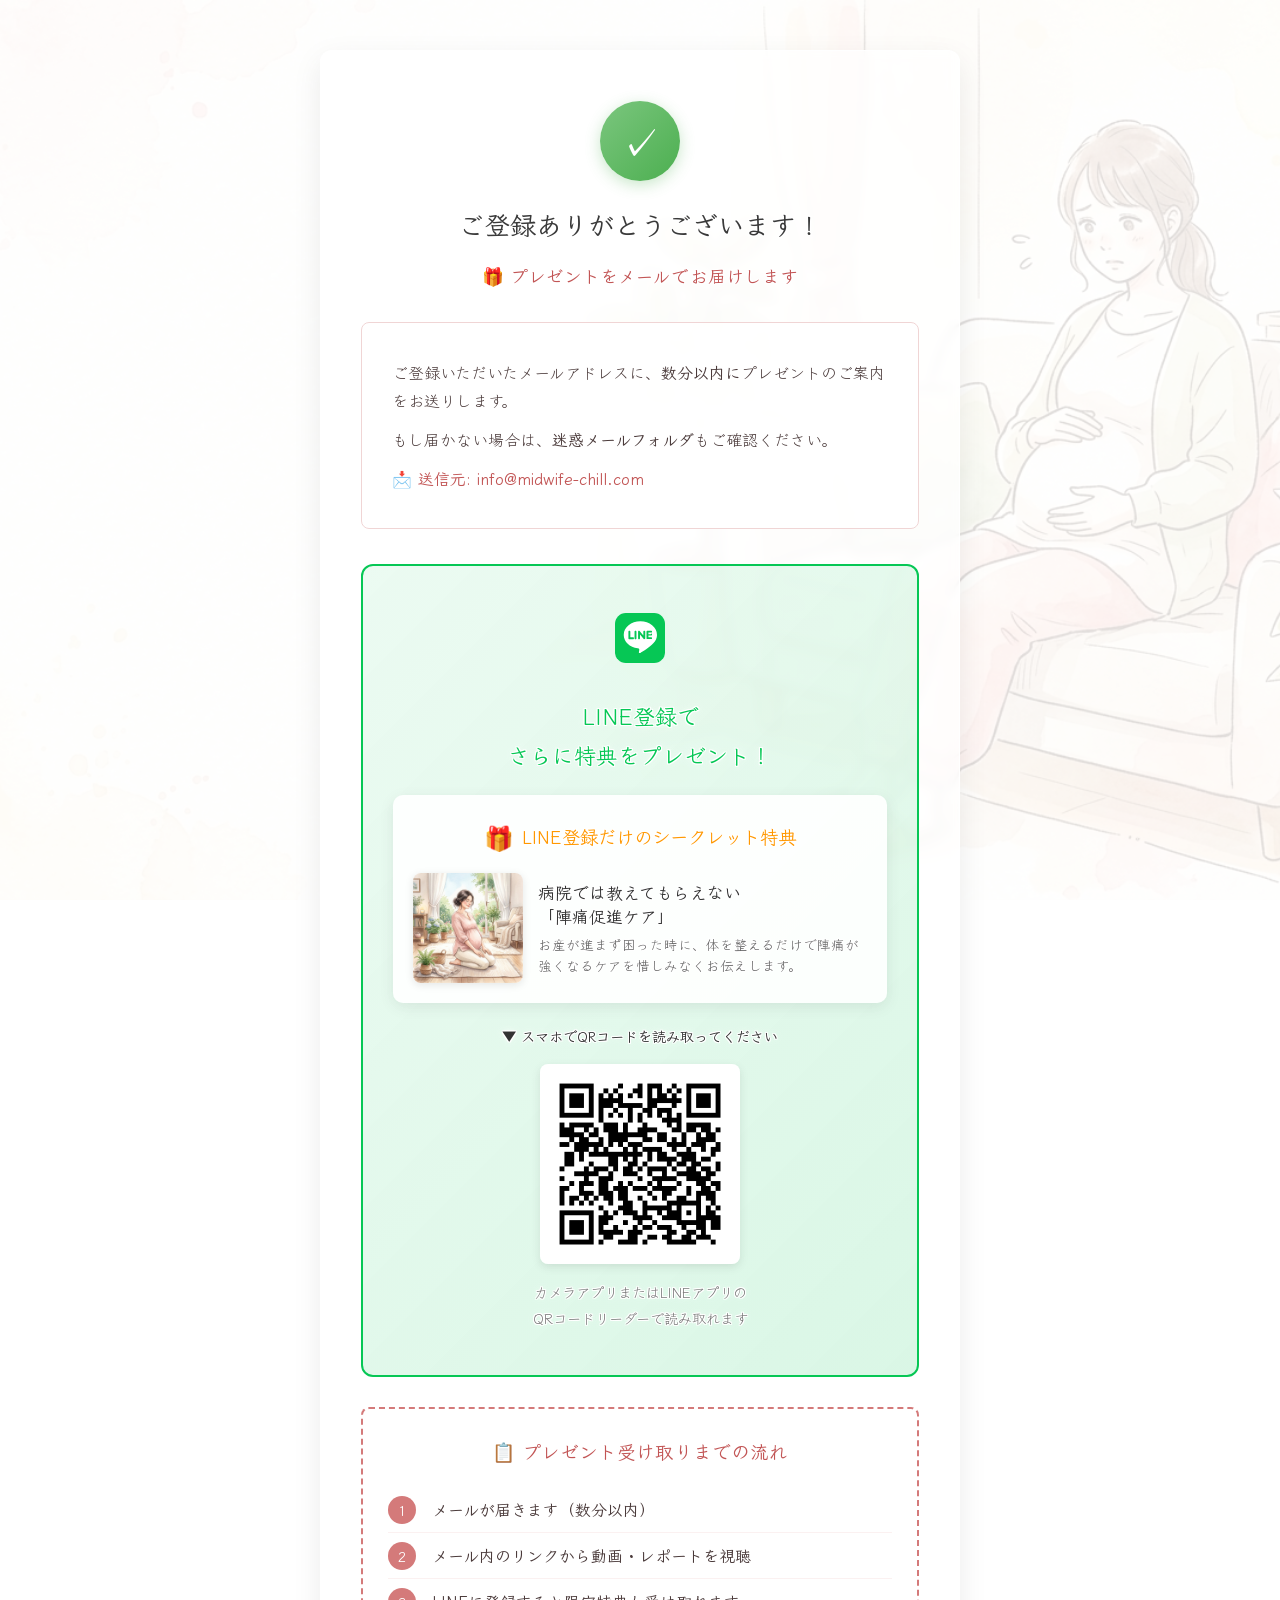
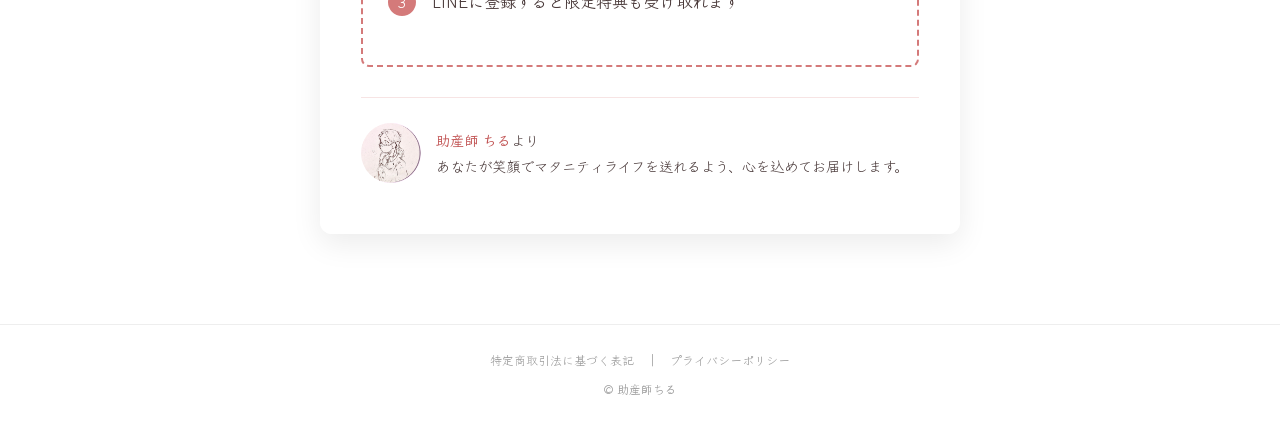
<file: p/thanks/index.html>
<!DOCTYPE html>
<html lang="ja">
<head>
<!-- Google tag (gtag.js) -->
<script async src="https://www.googletagmanager.com/gtag/js?id=G-WZZB9R7PXQ"></script>
<script>
  window.dataLayer = window.dataLayer || [];
  function gtag(){dataLayer.push(arguments);}
  gtag('js', new Date());
  gtag('config', 'G-WZZB9R7PXQ');
</script>
<meta charset="UTF-8">
<link rel="icon" type="image/png" href="/images/favicon.png">
<link rel="apple-touch-icon" href="/images/apple-touch-icon.png">
<meta name="viewport" content="width=device-width, initial-scale=1.0">
<title>登録ありがとうございます | 助産師ちる</title>
<link href="https://fonts.googleapis.com/css2?family=Klee+One:wght@400;600&display=swap" rel="stylesheet">
<style>
  * { box-sizing: border-box; }
  body {
    font-family: 'Klee One', 'Hiragino Kaku Gothic ProN', sans-serif;
    margin: 0;
    padding: 0;
    color: #4a3a3a;
    background-image: url('/images/scene_001.jpg'); 
    background-size: cover;
    background-position: center;
    background-attachment: fixed;
    line-height: 1.8;
  }
  
  .bg-overlay {
    background: rgba(255, 255, 255, 0.85);
    min-height: 100vh;
    padding: 50px 20px;
  }
  
  .container {
    max-width: 640px;
    margin: 0 auto;
    background: rgba(255, 255, 255, 0.7);
    border-radius: 12px;
    padding: 50px 40px;
    box-shadow: 0 10px 30px rgba(0,0,0,0.08);
    border: 1px solid rgba(255,255,255,0.9);
    backdrop-filter: blur(5px);
    text-align: center;
  }
  
  h1, h2, h3, p, li {
    text-shadow: 
      1px 1px 0px #fff, -1px -1px 0px #fff,
      1px -1px 0px #fff, -1px 1px 0px #fff,
      0px 1px 0px #fff, 0px -1px 0px #fff,
      1px 0px 0px #fff, -1px 0px 0px #fff,
      0px 0px 6px rgba(255,255,255,0.8);
  }

  .check-icon {
    width: 80px;
    height: 80px;
    border-radius: 50%;
    background: linear-gradient(135deg, #7BC67E, #4CAF50);
    display: flex;
    align-items: center;
    justify-content: center;
    margin: 0 auto 25px;
    box-shadow: 0 4px 15px rgba(76, 175, 80, 0.3);
    animation: popIn 0.6s cubic-bezier(0.34, 1.56, 0.64, 1);
  }
  .check-icon::after {
    content: '✓';
    font-size: 40px;
    color: #fff;
    text-shadow: none;
  }

  @keyframes popIn {
    0% { transform: scale(0); opacity: 0; }
    100% { transform: scale(1); opacity: 1; }
  }

  h1 {
    font-size: 26px;
    color: #3A3A3A;
    margin-bottom: 15px;
    line-height: 1.4;
  }

  .subtitle {
    color: #C25555;
    font-weight: 600;
    font-size: 1.1em;
    margin-bottom: 30px;
  }

  .message-box {
    background: rgba(255, 255, 255, 0.8);
    padding: 25px 30px;
    border-radius: 8px;
    border: 1px solid #F0D5D5;
    margin-bottom: 35px;
    text-align: left;
  }
  .message-box p {
    margin: 10px 0;
  }

  /* LINE セクション */
  .line-section {
    background: linear-gradient(135deg, rgba(6, 199, 85, 0.08), rgba(6, 199, 85, 0.15));
    border: 2px solid #06C755;
    border-radius: 12px;
    padding: 30px;
    margin-bottom: 30px;
  }

  .line-section h2 {
    color: #06C755;
    font-size: 22px;
    margin-top: 0;
    margin-bottom: 8px;
  }

  .line-section .line-icon {
    font-size: 50px;
    margin-bottom: 10px;
  }

  /* QRコード（PCのみ表示） */
  .qr-area {
    display: block;
  }
  .qr-area img {
    width: 200px;
    height: 200px;
    border-radius: 8px;
    box-shadow: 0 3px 10px rgba(0,0,0,0.1);
    margin: 15px auto;
    display: block;
  }
  .qr-area p {
    text-align: center;
    font-size: 0.9em;
    color: #777;
  }

  /* LINEボタン（スマホのみ表示） */
  .line-btn-area {
    display: none;
  }
  .line-btn {
    display: inline-block;
    background: #06C755;
    color: #fff !important;
    text-decoration: none;
    padding: 18px 50px;
    border-radius: 40px;
    font-size: 20px;
    font-weight: 600;
    text-shadow: none;
    box-shadow: 0 6px 15px rgba(6, 199, 85, 0.4);
    transition: 0.2s;
    margin-top: 10px;
  }
  .line-btn:hover {
    background: #05b34d;
    transform: translateY(-2px);
    box-shadow: 0 8px 20px rgba(6, 199, 85, 0.5);
  }

  /* シークレット特典 */
  .secret-gift {
    background: rgba(255,255,255,0.9);
    padding: 20px;
    border-radius: 10px;
    margin: 20px 0;
    box-shadow: 0 4px 15px rgba(0, 0, 0, 0.08);
  }
  .secret-gift-title {
    color: #FF9800;
    font-weight: bold;
    margin: 0 0 15px 0;
    font-size: 1.15em;
    display: flex;
    align-items: center;
    justify-content: center;
    gap: 8px;
  }
  .secret-gift-content {
    display: flex;
    align-items: center;
    gap: 15px;
    text-align: left;
  }
  .secret-gift-img {
    width: 110px;
    border-radius: 8px;
    box-shadow: 0 2px 8px rgba(0,0,0,0.1);
  }

  /* スマホ判定 */
  @media (max-width: 768px) {
    .container { padding: 35px 20px; }
    h1 { font-size: 22px; }
    .qr-area { display: none; }
    .line-btn-area { display: block; }
    .secret-gift-content {
      flex-direction: column;
      text-align: center;
    }
  }

  .step-box {
    background: rgba(255, 255, 255, 0.8);
    border-radius: 8px;
    padding: 25px;
    border: 2px dashed #D47A7A;
    margin-bottom: 30px;
  }
  .step-box h3 {
    color: #C25555;
    margin-top: 0;
  }
  .step-list {
    text-align: left;
    padding-left: 0;
    list-style: none;
  }
  .step-list li {
    padding: 8px 0;
    border-bottom: 1px solid rgba(212, 122, 122, 0.1);
    font-weight: 600;
  }
  .step-list li:last-child {
    border-bottom: none;
  }
  .step-list li span {
    display: inline-block;
    width: 28px;
    height: 28px;
    background: #D47A7A;
    color: #fff;
    border-radius: 50%;
    text-align: center;
    line-height: 28px;
    font-size: 14px;
    margin-right: 10px;
    text-shadow: none;
  }

  .profile-mini {
    display: flex;
    align-items: center;
    gap: 15px;
    margin-top: 30px;
    padding-top: 25px;
    border-top: 1px solid rgba(212, 122, 122, 0.2);
  }
  .profile-mini-img {
    width: 60px;
    height: 60px;
    border-radius: 50%;
    background: url('/images/chill_profile.png') center center / 135% no-repeat;
    flex-shrink: 0;
  }
  .profile-mini-text {
    text-align: left;
    font-size: 0.9em;
  }
  .profile-mini-text strong {
    color: #C25555;
  }
</style>
</head>
<body>
<div class="bg-overlay">
  <div class="container">
    
    <div class="check-icon"></div>
    <h1>ご登録ありがとうございます！</h1>
    <p class="subtitle">🎁 プレゼントをメールでお届けします</p>

    <div class="message-box">
      <p>ご登録いただいたメールアドレスに、<strong>数分以内に</strong>プレゼントのご案内をお送りします。</p>
      <p>もし届かない場合は、<strong>迷惑メールフォルダ</strong>もご確認ください。</p>
      <p style="color: #C25555; font-weight: 600;">📩 送信元: info@midwife-chill.com</p>
    </div>

    <!-- LINE 友だち追加セクション -->
    <div class="line-section">
      <div class="line-icon">
        <svg width="50" height="50" viewBox="0 0 120 120" xmlns="http://www.w3.org/2000/svg">
          <rect width="120" height="120" rx="26" fill="#06C755"/>
          <path d="M100.8 52.5c0-17.9-17.9-32.5-39.9-32.5S21 34.6 21 52.5c0 16.1 14.3 29.5 33.5 32.1 1.3.3 3.1.9 3.5 2 .4 1 .3 2.6.1 3.6 0 0-.5 2.8-.6 3.4-.2 1-.8 3.9 3.4 2.1 4.2-1.8 22.7-13.4 31-22.9h0C97.6 66.6 100.8 60 100.8 52.5zM43.2 62.8h-8.7c-1.3 0-2.3-1-2.3-2.3V44.7c0-1.3 1-2.3 2.3-2.3s2.3 1 2.3 2.3v13.5h6.4c1.3 0 2.3 1 2.3 2.3s-1 2.3-2.3 2.3zm8.3-2.3c0 1.3-1 2.3-2.3 2.3s-2.3-1-2.3-2.3V44.7c0-1.3 1-2.3 2.3-2.3s2.3 1 2.3 2.3v15.8zm21.1 0c0 .9-.5 1.7-1.3 2.1-.3.2-.7.2-1 .2-.5 0-1-.2-1.4-.6L60 51.5v9c0 1.3-1 2.3-2.3 2.3s-2.3-1-2.3-2.3V44.7c0-.9.5-1.7 1.3-2.1.8-.4 1.7-.3 2.4.4l8.9 10.7v-9c0-1.3 1-2.3 2.3-2.3s2.3 1 2.3 2.3v15.8zm14-11.3c1.3 0 2.3 1 2.3 2.3s-1 2.3-2.3 2.3h-6.4V58h6.4c1.3 0 2.3 1 2.3 2.3s-1 2.3-2.3 2.3h-8.7c-1.3 0-2.3-1-2.3-2.3V44.7c0-1.3 1-2.3 2.3-2.3h8.7c1.3 0 2.3 1 2.3 2.3s-1 2.3-2.3 2.3h-6.4v4.2h6.4z" fill="#fff"/>
        </svg>
      </div>
      <h2>LINE登録で<br>さらに特典をプレゼント！</h2>
      
      <!-- シークレット特典 -->
      <div class="secret-gift">
        <p class="secret-gift-title">
          <span style="font-size: 1.3em;">🎁</span> LINE登録だけのシークレット特典
        </p>
        <div class="secret-gift-content">
          <img src="/images/gift_04_labor.png" alt="陣痛促進ケア" class="secret-gift-img">
          <div>
            <p style="margin: 0; font-weight: 600; color: #333; font-size: 1.05em; line-height: 1.4;">病院では教えてもらえない<br>「陣痛促進ケア」</p>
            <p style="margin: 6px 0 0 0; font-size: 0.85em; color: #666; line-height: 1.5;">お産が進まず困った時に、体を整えるだけで陣痛が強くなるケアを惜しみなくお伝えします。</p>
          </div>
        </div>
      </div>
      
      <!-- PC: QRコード表示 -->
      <div class="qr-area">
        <p style="font-weight: 600; color: #333;">▼ スマホでQRコードを読み取ってください</p>
        <!-- ★ ここにLINE QRコード画像を配置 -->
        <img src="/images/line_qr.png" alt="LINE友だち追加QRコード">
        <p>カメラアプリまたはLINEアプリの<br>QRコードリーダーで読み取れます</p>
      </div>

      <!-- スマホ: ボタン表示 -->
      <div class="line-btn-area">
        <!-- ★ ここにLINE友だち追加URLを設定 -->
        <a href="https://info.midwife-chill.com/line/open/ifcnHa72Bua0" class="line-btn">
          LINEで友だち追加する
        </a>
        <p style="font-size: 0.85em; color: #555; margin-top: 12px;">タップするとLINEアプリが開きます</p>
      </div>
    </div>

    <!-- プレゼント受け取りまでの流れ -->
    <div class="step-box">
      <h3>📋 プレゼント受け取りまでの流れ</h3>
      <ul class="step-list">
        <li><span>1</span> メールが届きます（数分以内）</li>
        <li><span>2</span> メール内のリンクから動画・レポートを視聴</li>
        <li><span>3</span> LINEに登録すると限定特典も受け取れます</li>
      </ul>
    </div>

    <!-- ミニプロフィール -->
    <div class="profile-mini">
      <div class="profile-mini-img"></div>
      <div class="profile-mini-text">
        <strong>助産師 ちる</strong>より<br>
        あなたが笑顔でマタニティライフを送れるよう、心を込めてお届けします。
      </div>
    </div>

  </div>
</div>
<footer style="text-align:center;padding:24px 16px;font-size:12px;color:#999;border-top:1px solid #eee;margin-top:40px">
  <a href="https://www.cross-over-airline.com/tokusyoho/" target="_blank" style="color:#999;text-decoration:none;margin:0 12px">特定商取引法に基づく表記</a>｜<a href="https://www.cross-over-airline.com/privacy/" target="_blank" style="color:#999;text-decoration:none;margin:0 12px">プライバシーポリシー</a>
  <p style="margin-top:8px">© 助産師ちる</p>
</footer>

</body>
</html>
</file>
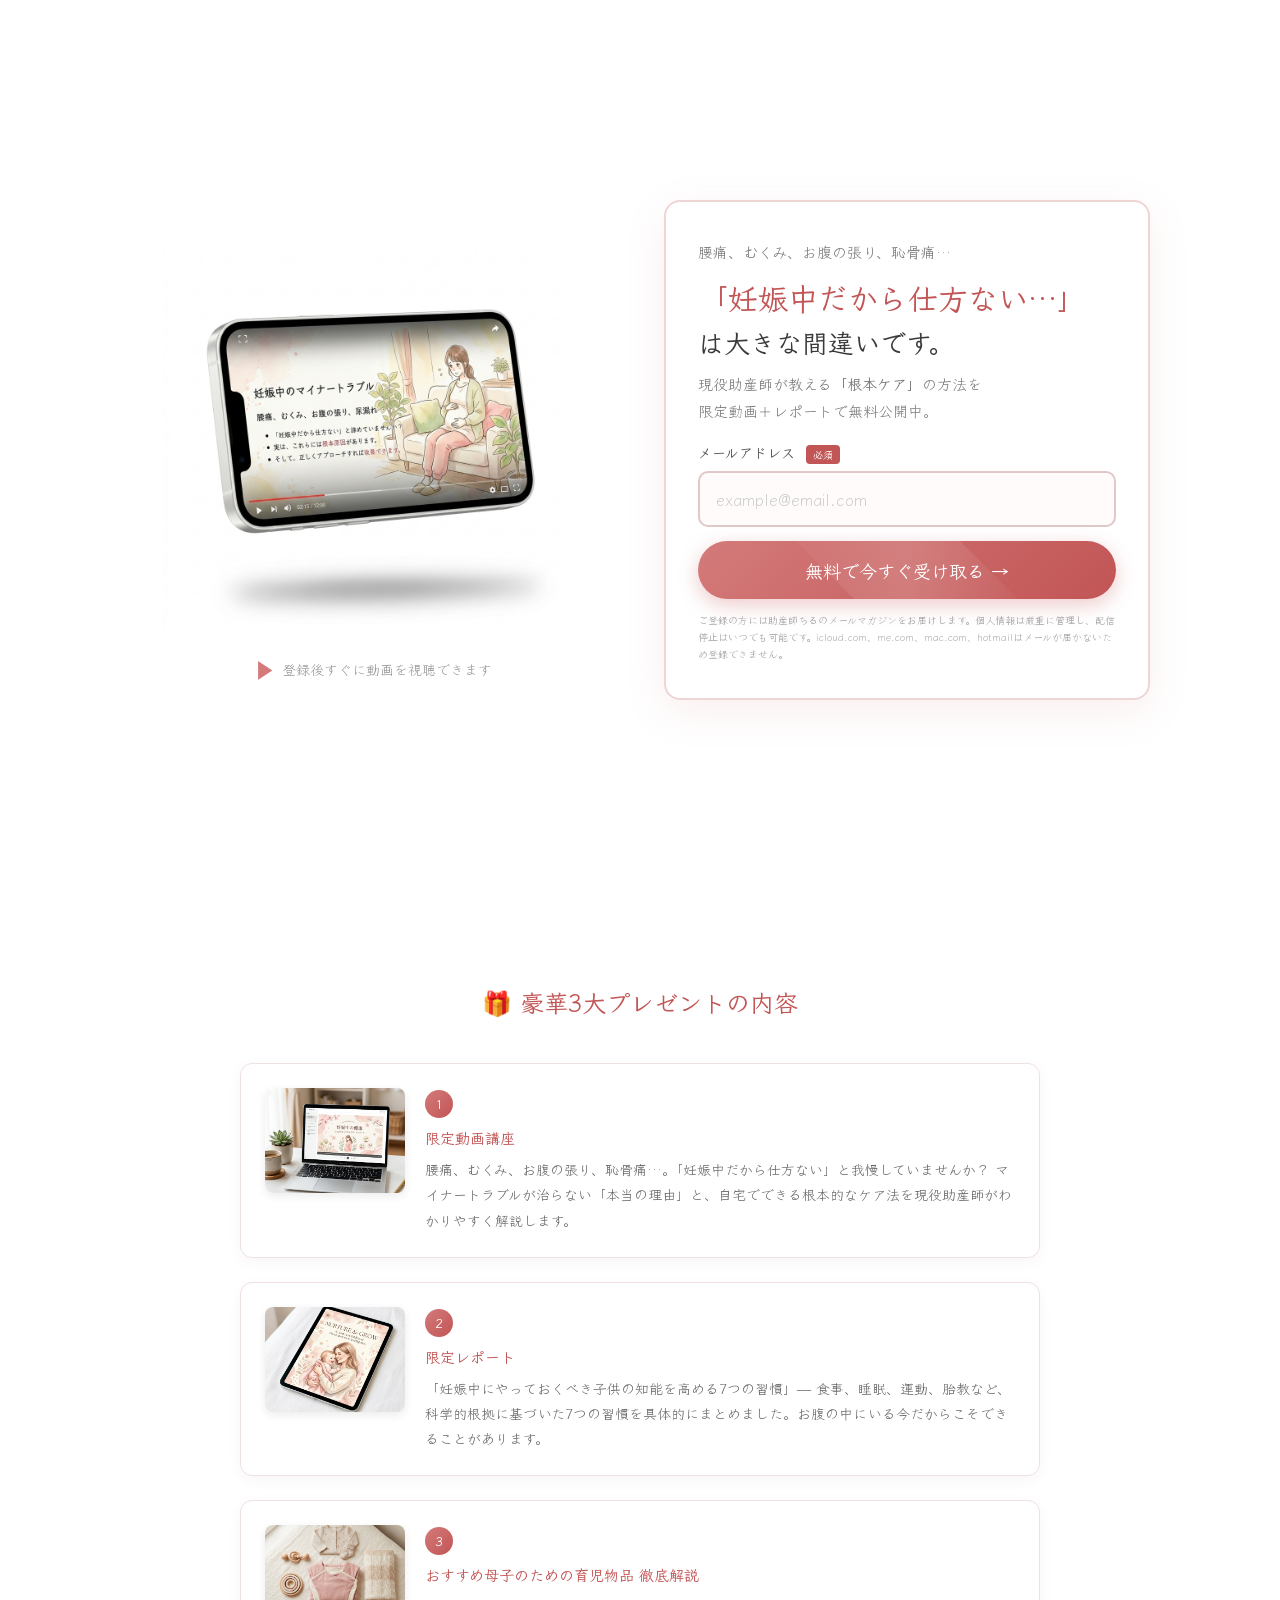
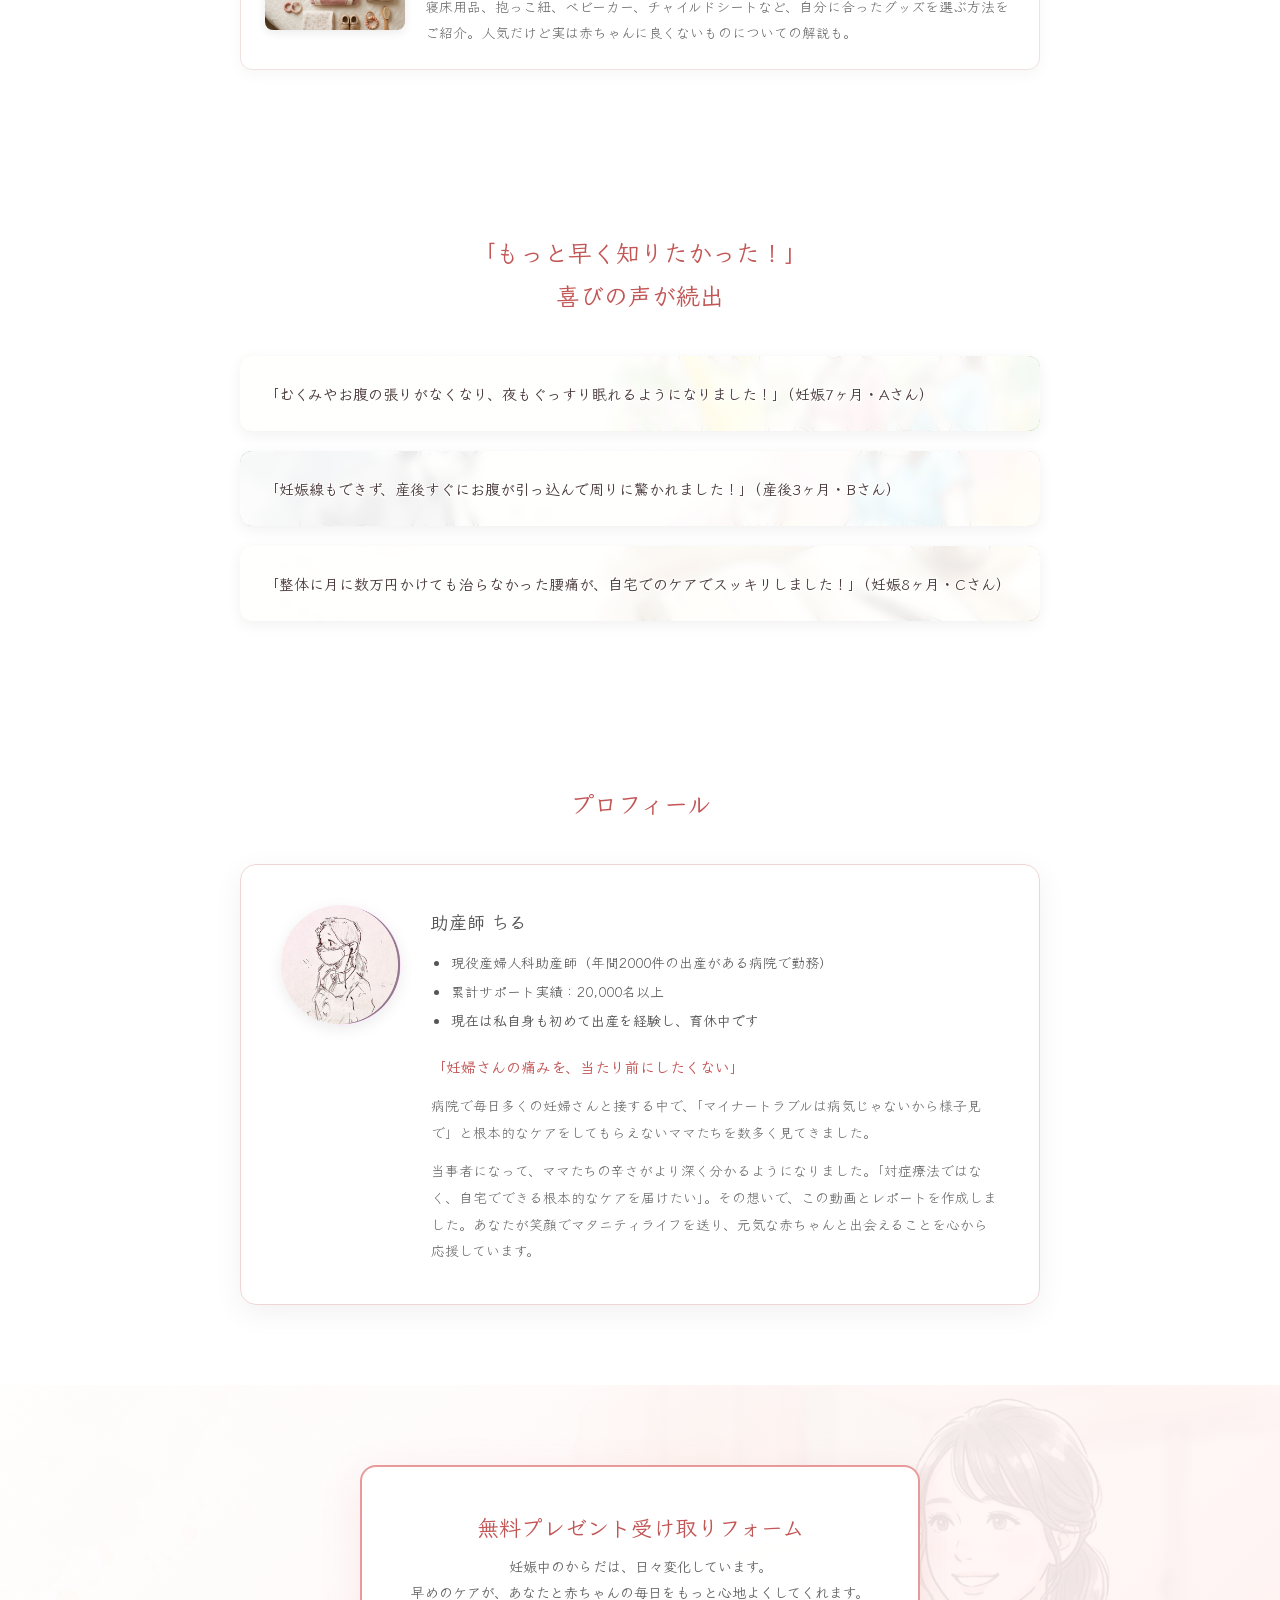
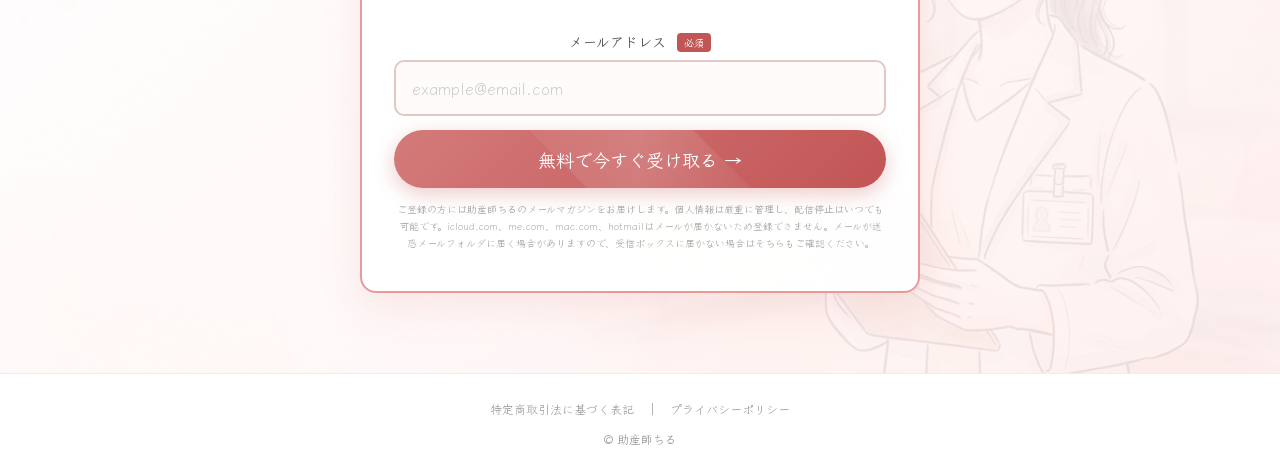
<file: p/threads/index.html>
<!DOCTYPE html>
<html lang="ja">
<head>
<!-- Google tag (gtag.js) -->
<script async src="https://www.googletagmanager.com/gtag/js?id=G-WZZB9R7PXQ"></script>
<script>
  window.dataLayer = window.dataLayer || [];
  function gtag(){dataLayer.push(arguments);}
  gtag('js', new Date());
  gtag('config', 'G-WZZB9R7PXQ');
</script>
<meta charset="UTF-8">
<link rel="icon" type="image/png" href="/images/favicon.png">
<link rel="apple-touch-icon" href="/images/apple-touch-icon.png">
<meta name="viewport" content="width=device-width, initial-scale=1.0">
<title>助産師ちる 無料プレゼント | 妊娠中のマイナートラブルを根本ケア</title>
<meta name="description" content="現役助産師が教える、妊娠中の腰痛・むくみ・お腹の張りを自宅で改善する方法。限定動画講座＋レポートを無料プレゼント中。">
<link href="https://fonts.googleapis.com/css2?family=Klee+One:wght@400;600&display=swap" rel="stylesheet">
<style>
  * { box-sizing: border-box; margin: 0; padding: 0; }

  body {
    font-family: 'Klee One', 'Hiragino Kaku Gothic ProN', sans-serif;
    color: #4a3a3a;
    background: #fff;
    line-height: 1.8;
  }

  /* --- HERO / FIRST VIEW --- */
  .hero {
    position: relative;
    min-height: 100vh;
    display: flex;
    align-items: center;
    justify-content: center;
    background: #fff;
  }

  .hero-inner {
    position: relative;
    z-index: 1;
    display: grid;
    grid-template-columns: 1fr 1fr;
    gap: 48px;
    max-width: 1100px;
    width: 100%;
    padding: 60px 40px;
    align-items: center;
  }

  /* --- LEFT COLUMN: Phone Mockup --- */
  .hero-left {
    display: flex;
    flex-direction: column;
    align-items: center;
    gap: 20px;
    background: #fff;
  }
  .phone-mockup {
    width: 100%;
    max-width: 420px;
    animation: floatPhone 4s ease-in-out infinite;
    transition: transform 0.3s ease;
  }
  .phone-mockup:hover {
    transform: scale(1.03);
  }
  @keyframes floatPhone {
    0%, 100% { transform: translateY(0); }
    50% { transform: translateY(-12px); }
  }
  .play-hint {
    display: flex;
    align-items: center;
    gap: 8px;
    font-size: 14px;
    color: #999;
    animation: pulse 2s ease-in-out infinite;
  }
  .play-hint .arrow {
    font-size: 20px;
    color: #D47A7A;
  }
  @keyframes pulse {
    0%, 100% { opacity: 0.6; }
    50% { opacity: 1; }
  }

  /* --- RIGHT COLUMN: Copy + Form --- */
  .hero-right {
    display: flex;
    flex-direction: column;
    gap: 0;
  }

  .tag-label {
    display: inline-block;
    background: linear-gradient(135deg, #D47A7A, #C25555);
    color: #fff;
    font-size: 13px;
    font-weight: 600;
    padding: 6px 18px;
    border-radius: 20px;
    letter-spacing: 0.08em;
    margin-bottom: 16px;
    width: fit-content;
    box-shadow: 0 3px 10px rgba(212,122,122,0.3);
  }

  .hero-headline {
    font-size: 28px;
    font-weight: 600;
    color: #3A3A3A;
    line-height: 1.6;
    margin-bottom: 8px;
    text-shadow: 1px 1px 0px #fff, -1px -1px 0px #fff, 1px -1px 0px #fff, -1px 1px 0px #fff;
  }
  .hero-headline .accent {
    color: #C25555;
    font-size: 34px;
    display: inline;
  }
  .hero-headline .mistake {
    position: relative;
    display: inline-block;
  }
  .hero-headline .mistake::after {
    content: '';
    position: absolute;
    bottom: 2px;
    left: 0;
    width: 100%;
    height: 10px;
    background: rgba(212, 122, 122, 0.2);
    border-radius: 4px;
    z-index: -1;
  }

  .hero-sub {
    font-size: 15px;
    color: #777;
    margin-bottom: 16px;
    line-height: 1.8;
    text-shadow: none;
  }
  .hero-headline-in-card {
    font-size: 26px;
    font-weight: 600;
    color: #3A3A3A;
    line-height: 1.6;
    margin-bottom: 8px;
    text-shadow: none;
  }
  .hero-headline-in-card .accent {
    color: #C25555;
    font-size: 30px;
    display: inline;
  }
  .hero-headline-in-card .mistake {
    position: relative;
    display: inline-block;
  }
  .hero-headline-in-card .mistake::after {
    content: '';
    position: absolute;
    bottom: 2px;
    left: 0;
    width: 100%;
    height: 10px;
    background: rgba(212, 122, 122, 0.2);
    border-radius: 4px;
    z-index: -1;
  }

  /* --- FORM CARD --- */
  .form-card {
    background: #fff;
    border-radius: 16px;
    padding: 36px 32px;
    border: 2px solid #F0D5D5;
    box-shadow: 0 12px 40px rgba(212,122,122,0.12);
  }
  .form-card h3 {
    text-align: center;
    color: #C25555;
    font-size: 18px;
    margin-bottom: 6px;
    text-shadow: none;
  }
  .form-card .form-sub {
    text-align: center;
    font-size: 13px;
    color: #888;
    margin-bottom: 20px;
  }
  .form-gifts {
    display: flex;
    gap: 12px;
    justify-content: center;
    margin-bottom: 20px;
    flex-wrap: wrap;
  }
  .form-gift-badge {
    display: flex;
    align-items: center;
    gap: 6px;
    background: #FFF5F5;
    border: 1px solid #F0D5D5;
    padding: 8px 14px;
    border-radius: 8px;
    font-size: 12px;
    font-weight: 600;
    color: #8B5E5E;
  }
  .form-gift-badge .gift-icon {
    font-size: 18px;
  }
  .form-group {
    margin-bottom: 14px;
  }
  .form-group label {
    display: block;
    font-weight: 600;
    margin-bottom: 6px;
    color: #555;
    font-size: 14px;
  }
  .form-group label .required {
    background: #C25555;
    color: #fff;
    font-size: 10px;
    padding: 2px 7px;
    border-radius: 4px;
    margin-left: 6px;
    vertical-align: middle;
  }
  .form-group input[type="email"] {
    width: 100%;
    padding: 14px 16px;
    border: 2px solid #E0C8C8;
    border-radius: 10px;
    font-size: 16px;
    font-family: inherit;
    outline: none;
    transition: border 0.3s, box-shadow 0.3s;
    background: #FFFBFB;
  }
  .form-group input[type="email"]:focus {
    border-color: #D47A7A;
    box-shadow: 0 0 0 4px rgba(212,122,122,0.12);
  }
  .form-group input[type="email"]::placeholder {
    color: #ccc;
  }

  .submit-btn {
    width: 100%;
    padding: 16px;
    background: linear-gradient(135deg, #D47A7A, #C25555);
    color: #fff;
    border: none;
    border-radius: 40px;
    font-size: 18px;
    font-weight: 600;
    font-family: inherit;
    cursor: pointer;
    box-shadow: 0 6px 20px rgba(212,122,122,0.4);
    transition: all 0.3s;
    position: relative;
    overflow: hidden;
  }
  .submit-btn::before {
    content: '';
    position: absolute;
    top: -50%;
    left: -50%;
    width: 200%;
    height: 200%;
    background: linear-gradient(45deg, transparent 30%, rgba(255,255,255,0.15) 50%, transparent 70%);
    transform: rotate(45deg);
    animation: shimmer 3s ease-in-out infinite;
  }
  @keyframes shimmer {
    0% { transform: translateX(-100%) rotate(45deg); }
    100% { transform: translateX(100%) rotate(45deg); }
  }
  .submit-btn:hover {
    background: linear-gradient(135deg, #C25555, #B04040);
    transform: translateY(-2px);
    box-shadow: 0 8px 25px rgba(212,122,122,0.5);
  }
  .submit-btn:active {
    transform: translateY(0);
  }

  .form-privacy {
    font-size: 10px;
    color: #aaa;
    margin-top: 12px;
    line-height: 1.7;
    text-shadow: none;
  }
  .form-trust {
    display: flex;
    align-items: center;
    justify-content: center;
    gap: 16px;
    margin-top: 14px;
    padding-top: 14px;
    border-top: 1px solid #F0E0E0;
  }
  .trust-item {
    display: flex;
    align-items: center;
    gap: 5px;
    font-size: 11px;
    color: #999;
  }
  .trust-item .trust-icon {
    font-size: 14px;
    color: #D47A7A;
  }

  /* --- BELOW FOLD SECTIONS --- */
  .section {
    position: relative;
    padding: 80px 20px;
    background-image: url('/images/scene_001.jpg');
    background-size: cover;
    background-position: center;
    background-attachment: fixed;
  }
  .section::before {
    content: '';
    position: absolute;
    inset: 0;
    background: rgba(255,255,255,0.90);
    z-index: 0;
  }
  .section-inner {
    position: relative;
    z-index: 1;
    max-width: 800px;
    margin: 0 auto;
  }

  h2 {
    text-align: center;
    color: #C25555;
    font-size: 24px;
    margin-bottom: 40px;
    text-shadow: 1px 1px 0px #fff, -1px -1px 0px #fff, 1px -1px 0px #fff, -1px 1px 0px #fff;
  }

  /* --- Gift Section --- */
  .gifts-grid {
    display: grid;
    grid-template-columns: 1fr;
    gap: 24px;
  }
  .gift-card {
    display: flex;
    gap: 20px;
    align-items: flex-start;
    background: rgba(255,255,255,0.9);
    padding: 24px;
    border-radius: 12px;
    border: 1px solid #F0E0E0;
    box-shadow: 0 4px 15px rgba(0,0,0,0.04);
    transition: transform 0.3s, box-shadow 0.3s;
  }
  .gift-card:hover {
    transform: translateY(-4px);
    box-shadow: 0 8px 30px rgba(0,0,0,0.08);
  }
  .gift-card img {
    width: 140px;
    height: 105px;
    object-fit: cover;
    border-radius: 8px;
    flex-shrink: 0;
    box-shadow: 0 3px 10px rgba(0,0,0,0.08);
  }
  .gift-card .gift-num {
    display: inline-block;
    background: linear-gradient(135deg, #D47A7A, #C25555);
    color: #fff;
    width: 28px;
    height: 28px;
    line-height: 28px;
    text-align: center;
    border-radius: 50%;
    font-size: 13px;
    font-weight: 600;
    margin-bottom: 6px;
    text-shadow: none;
  }
  .gift-card .gift-title {
    font-weight: 600;
    color: #C25555;
    margin-bottom: 6px;
    font-size: 15px;
  }
  .gift-card .gift-desc {
    font-size: 14px;
    font-weight: 400;
    color: #666;
    line-height: 1.8;
  }

  /* --- Voice / Testimonials --- */
  .voices-grid {
    display: grid;
    grid-template-columns: 1fr;
    gap: 20px;
  }
  .voice-card {
    background-size: cover;
    background-position: center;
    border-radius: 12px;
    overflow: hidden;
    box-shadow: 0 4px 15px rgba(0,0,0,0.06);
    transition: transform 0.3s;
  }
  .voice-card:hover {
    transform: translateY(-3px);
  }
  .voice-card-inner {
    background: rgba(255,255,255,0.88);
    backdrop-filter: blur(4px);
    padding: 24px;
    border-radius: 12px;
  }
  .voice-card p {
    font-weight: 600;
    font-size: 15px;
    text-shadow: 1px 1px 0px #fff, -1px -1px 0px #fff, 1px -1px 0px #fff, -1px 1px 0px #fff;
  }

  /* --- Profile --- */
  .profile-card {
    background: rgba(255,255,255,0.9);
    padding: 40px;
    border-radius: 16px;
    border: 1px solid #F0D5D5;
    box-shadow: 0 8px 30px rgba(0,0,0,0.06);
  }
  .profile-content {
    display: flex;
    align-items: flex-start;
    gap: 30px;
  }
  .profile-img {
    width: 120px;
    height: 120px;
    border-radius: 50%;
    background: url('/images/chill_profile.png') center center / 135% no-repeat;
    flex-shrink: 0;
    box-shadow: 0 4px 15px rgba(0,0,0,0.08);
  }
  .profile-card h3 {
    margin-top: 0;
    color: #555;
    font-size: 18px;
    text-shadow: none;
  }
  .profile-card ul {
    padding-left: 20px;
    margin: 12px 0 20px;
    color: #555;
    font-size: 14px;
  }
  .profile-card ul li {
    margin-bottom: 4px;
    text-shadow: none;
  }
  .profile-card .profile-quote {
    font-weight: 600;
    color: #C25555;
    font-size: 15px;
    margin-bottom: 12px;
    text-shadow: none;
  }
  .profile-card .profile-bio {
    font-size: 14px;
    color: #666;
    text-shadow: none;
    line-height: 1.9;
  }

  /* --- Bottom CTA --- */
  .bottom-cta {
    position: relative;
    padding: 80px 20px;
    background-image: url('/images/scene_002.jpg');
    background-size: cover;
    background-position: center;
  }
  .bottom-cta::before {
    content: '';
    position: absolute;
    inset: 0;
    background: linear-gradient(135deg, rgba(255,255,255,0.93) 0%, rgba(255,240,240,0.90) 100%);
  }
  .bottom-cta-inner {
    position: relative;
    z-index: 1;
    max-width: 560px;
    margin: 0 auto;
  }
  .bottom-form-card {
    background: rgba(255,255,255,0.97);
    border-radius: 16px;
    padding: 40px 32px;
    border: 2px solid #E89A9A;
    box-shadow: 0 12px 40px rgba(212,122,122,0.15);
    text-align: center;
  }
  .bottom-form-card h3 {
    color: #C25555;
    font-size: 22px;
    margin-bottom: 8px;
    text-shadow: none;
  }
  .bottom-form-card .form-motivate {
    font-weight: 600;
    font-size: 14px;
    color: #666;
    margin-bottom: 24px;
    text-shadow: none;
  }

  /* --- Footer --- */
  footer {
    text-align: center;
    padding: 24px 16px;
    font-size: 12px;
    color: #999;
    border-top: 1px solid #eee;
    background: #fff;
  }
  footer a {
    color: #999;
    text-decoration: none;
    margin: 0 12px;
  }
  footer a:hover {
    color: #D47A7A;
  }

  /* --- RESPONSIVE --- */
  @media (max-width: 900px) {
    .hero-inner {
      grid-template-columns: 1fr;
      gap: 32px;
      padding: 40px 20px;
      text-align: center;
    }
    .hero-left {
      order: -1;
    }
    .phone-mockup {
      max-width: 300px;
    }
    .tag-label {
      margin-left: auto;
      margin-right: auto;
    }
    .hero-headline {
      font-size: 22px;
    }
    .hero-headline .accent {
      font-size: 26px;
    }
    .form-card {
      padding: 24px 20px;
    }
  }
  @media (max-width: 600px) {
    .hero-headline {
      font-size: 20px;
    }
    .hero-headline .accent {
      font-size: 24px;
    }
    .form-gifts {
      flex-direction: column;
      align-items: center;
    }
    .gift-card {
      flex-direction: column;
      align-items: center;
      text-align: center;
    }
    .gift-card img {
      width: 100%;
      max-width: 280px;
      height: auto;
    }
    .profile-content {
      flex-direction: column;
      align-items: center;
      text-align: center;
    }
    .bottom-form-card {
      padding: 28px 20px;
    }
  }
</style>
</head>
<body>

<!-- ========== HERO / FIRST VIEW ========== -->
<section class="hero" id="top">
  <div class="hero-inner">

    <!-- LEFT: Phone Mockup -->
    <div class="hero-left">
      <img src="/images/phone_mockup.png" alt="動画講座をスマホで視聴するイメージ" class="phone-mockup" width="420" height="420">
      <div class="play-hint">
        <span class="arrow">▶</span>
        <span>登録後すぐに動画を視聴できます</span>
      </div>
    </div>

    <!-- RIGHT: Copy + Form -->
    <div class="hero-right">
      <div class="form-card" id="form">

        <p class="hero-sub" style="margin-bottom: 8px;">
          腰痛、むくみ、お腹の張り、恥骨痛…
        </p>

        <h1 class="hero-headline-in-card">
          <span class="accent">「妊娠中だから仕方ない…」</span><br>
          は<span class="mistake">大きな間違い</span>です。
        </h1>

        <p class="hero-sub">
          現役助産師が教える<strong>「根本ケア」</strong>の方法を<br>限定動画＋レポートで無料公開中。
        </p>

        <form action="https://info.midwife-chill.com/r/ifcnHa72Bua0/register?mtid=U9EIk6mAOTTX" method="post" id="registration-form">
          <div class="form-group">
            <label for="mail">メールアドレス <span class="required">必須</span></label>
            <input id="mail" type="email" name="mail" required placeholder="example@email.com" autocomplete="email">
          </div>
          <button type="submit" class="submit-btn" id="submit-button">無料で今すぐ受け取る →</button>
          <p class="form-privacy">ご登録の方には助産師ちるのメールマガジンをお届けします。個人情報は厳重に管理し、配信停止はいつでも可能です。icloud.com、me.com、mac.com、hotmailはメールが届かないため登録できません。</p>

        </form>

      </div>
    </div>

  </div>
</section>

<!-- ========== GIFT DETAILS ========== -->
<section class="section" id="gifts">
  <div class="section-inner">
    <h2>🎁 豪華3大プレゼントの内容</h2>

    <div class="gifts-grid">
      <div class="gift-card">
        <img src="/images/gift_01_video.png" alt="限定動画講座" loading="lazy">
        <div>
          <span class="gift-num">1</span>
          <p class="gift-title">限定動画講座</p>
          <p class="gift-desc">腰痛、むくみ、お腹の張り、恥骨痛…。「妊娠中だから仕方ない」と我慢していませんか？ マイナートラブルが治らない「本当の理由」と、自宅でできる根本的なケア法を現役助産師がわかりやすく解説します。</p>
        </div>
      </div>

      <div class="gift-card">
        <img src="/images/gift_02_report.png" alt="限定レポート" loading="lazy">
        <div>
          <span class="gift-num">2</span>
          <p class="gift-title">限定レポート</p>
          <p class="gift-desc">「妊娠中にやっておくべき子供の知能を高める7つの習慣」— 食事、睡眠、運動、胎教など、科学的根拠に基づいた7つの習慣を具体的にまとめました。お腹の中にいる今だからこそできることがあります。</p>
        </div>
      </div>

      <div class="gift-card">
        <img src="/images/gift_03_products.png" alt="育児物品 徹底解説" loading="lazy">
        <div>
          <span class="gift-num">3</span>
          <p class="gift-title">おすすめ母子のための育児物品 徹底解説</p>
          <p class="gift-desc">寝床用品、抱っこ紐、ベビーカー、チャイルドシートなど、自分に合ったグッズを選ぶ方法をご紹介。人気だけど実は赤ちゃんに良くないものについての解説も。</p>
        </div>
      </div>
    </div>
  </div>
</section>

<!-- ========== TESTIMONIALS ========== -->
<section class="section" id="voices">
  <div class="section-inner">
    <h2>「もっと早く知りたかった！」<br>喜びの声が続出</h2>

    <div class="voices-grid">
      <div class="voice-card" style="background-image: url('/images/scene_012.jpg');">
        <div class="voice-card-inner">
          <p>「むくみやお腹の張りがなくなり、夜もぐっすり眠れるようになりました！」（妊娠7ヶ月・Aさん）</p>
        </div>
      </div>
      <div class="voice-card" style="background-image: url('/images/scene_013.jpg');">
        <div class="voice-card-inner">
          <p>「妊娠線もできず、産後すぐにお腹が引っ込んで周りに驚かれました！」（産後3ヶ月・Bさん）</p>
        </div>
      </div>
      <div class="voice-card" style="background-image: url('/images/scene_014.jpg');">
        <div class="voice-card-inner">
          <p>「整体に月に数万円かけても治らなかった腰痛が、自宅でのケアでスッキリしました！」（妊娠8ヶ月・Cさん）</p>
        </div>
      </div>
    </div>
  </div>
</section>

<!-- ========== PROFILE ========== -->
<section class="section" id="profile">
  <div class="section-inner">
    <h2>プロフィール</h2>
    <div class="profile-card">
      <div class="profile-content">
        <div class="profile-img" role="img" aria-label="助産師ちるのプロフィール画像"></div>
        <div>
          <h3>助産師 ちる</h3>
          <ul>
            <li>現役産婦人科助産師（年間2000件の出産がある病院で勤務）</li>
            <li>累計サポート実績：20,000名以上</li>
            <li><strong>現在は私自身も初めて出産を経験し、育休中です</strong></li>
          </ul>
          <p class="profile-quote">「妊婦さんの痛みを、当たり前にしたくない」</p>
          <p class="profile-bio">病院で毎日多くの妊婦さんと接する中で、「マイナートラブルは病気じゃないから様子見で」と根本的なケアをしてもらえないママたちを数多く見てきました。</p>
          <p class="profile-bio" style="margin-top: 12px;">当事者になって、ママたちの辛さがより深く分かるようになりました。「対症療法ではなく、自宅でできる根本的なケアを届けたい」。その想いで、この動画とレポートを作成しました。あなたが笑顔でマタニティライフを送り、元気な赤ちゃんと出会えることを心から応援しています。</p>
        </div>
      </div>
    </div>
  </div>
</section>

<!-- ========== BOTTOM CTA ========== -->
<section class="bottom-cta" id="bottom-form">
  <div class="bottom-cta-inner">
    <div class="bottom-form-card">
      <h3>無料プレゼント受け取りフォーム</h3>
      <p class="form-motivate">妊娠中のからだは、日々変化しています。<br>早めのケアが、あなたと赤ちゃんの毎日をもっと心地よくしてくれます。</p>

      <form action="https://info.midwife-chill.com/r/ifcnHa72Bua0/register?mtid=U9EIk6mAOTTX" method="post" id="bottom-registration-form">
        <div class="form-group">
          <label for="mail-bottom">メールアドレス <span class="required">必須</span></label>
          <input id="mail-bottom" type="email" name="mail" required placeholder="example@email.com" autocomplete="email">
        </div>
        <button type="submit" class="submit-btn" id="bottom-submit-button">無料で今すぐ受け取る →</button>
        <p class="form-privacy">ご登録の方には助産師ちるのメールマガジンをお届けします。個人情報は厳重に管理し、配信停止はいつでも可能です。icloud.com、me.com、mac.com、hotmailはメールが届かないため登録できません。メールが迷惑メールフォルダに届く場合がありますので、受信ボックスに届かない場合はそちらもご確認ください。</p>

      </form>
    </div>
  </div>
</section>

<!-- ========== FOOTER ========== -->
<footer>
  <a href="https://www.cross-over-airline.com/tokusyoho/" target="_blank" rel="noopener">特定商取引法に基づく表記</a>｜<a href="https://www.cross-over-airline.com/privacy/" target="_blank" rel="noopener">プライバシーポリシー</a>
  <p style="margin-top:8px">© 助産師ちる</p>
</footer>

</body>
</html>
</file>
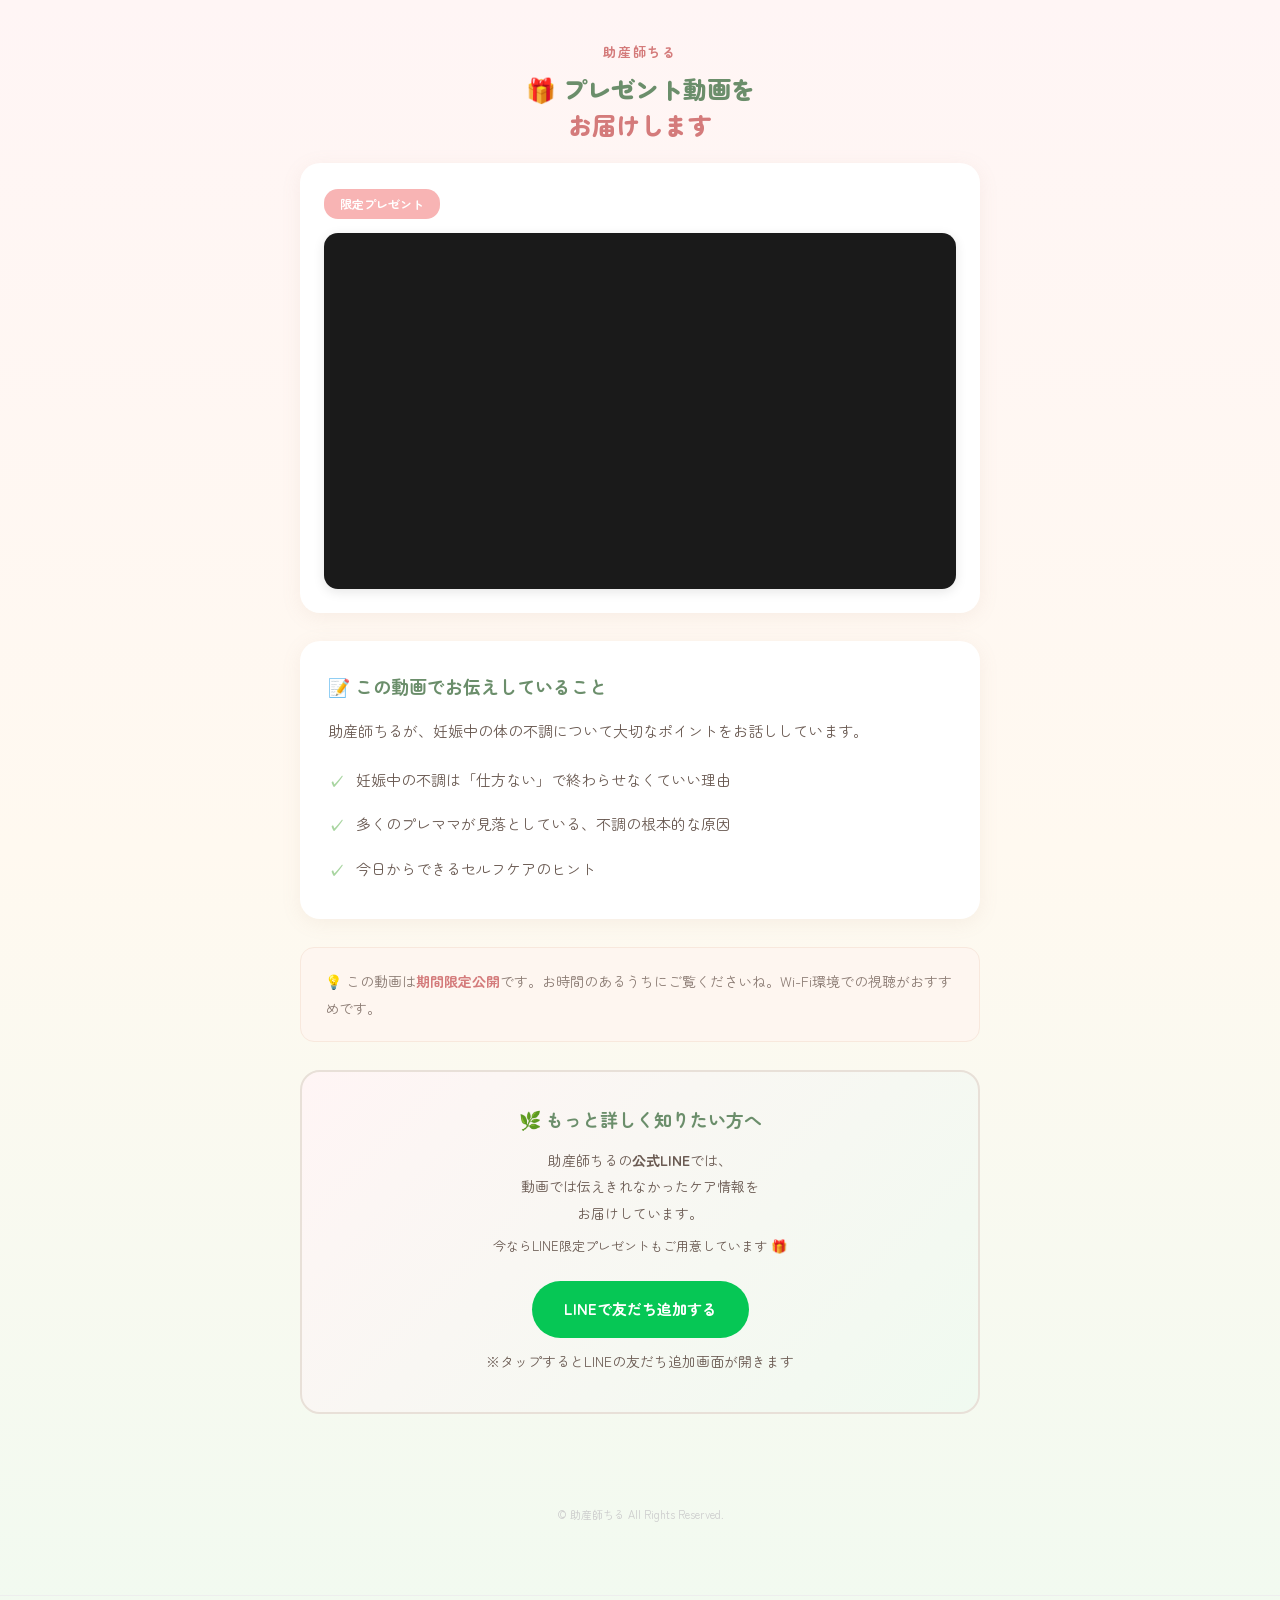
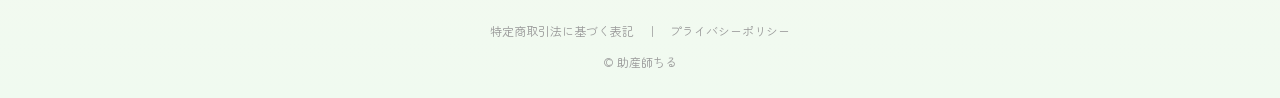
<file: p/video/index.html>
<!DOCTYPE html>
<html lang="ja">
<head>
<!-- Google tag (gtag.js) -->
<script async src="https://www.googletagmanager.com/gtag/js?id=G-WZZB9R7PXQ"></script>
<script>
  window.dataLayer = window.dataLayer || [];
  function gtag(){dataLayer.push(arguments);}
  gtag('js', new Date());
  gtag('config', 'G-WZZB9R7PXQ');
</script>
<meta charset="UTF-8">
<link rel="icon" type="image/png" href="/images/favicon.png">
<link rel="apple-touch-icon" href="/images/apple-touch-icon.png">
<meta name="viewport" content="width=device-width, initial-scale=1.0">
<title>限定プレゼント動画 | 助産師ちる</title>
<link href="https://fonts.googleapis.com/css2?family=Zen+Maru+Gothic:wght@400;500;700;900&display=swap" rel="stylesheet">
<style>
  * { box-sizing: border-box; margin: 0; padding: 0; }
  body {
    font-family: 'Zen Maru Gothic', 'Hiragino Kaku Gothic ProN', sans-serif;
    color: #5a4a42;
    background: linear-gradient(180deg, #fff5f5 0%, #fff9f0 50%, #f0faf0 100%);
    min-height: 100vh;
    line-height: 1.9;
  }

  /* ヘッダー */
  .header {
    text-align: center;
    padding: 40px 20px 20px;
  }
  .header-name {
    font-size: 13px;
    color: #d47b7b;
    font-weight: 700;
    letter-spacing: 0.15em;
    margin-bottom: 6px;
  }
  .header h1 {
    font-size: 24px;
    font-weight: 900;
    color: #6b8e6b;
    line-height: 1.5;
  }
  .header h1 em {
    color: #d47b7b;
    font-style: normal;
  }

  /* メインコンテナ */
  .main {
    max-width: 720px;
    margin: 0 auto;
    padding: 0 20px 60px;
  }

  /* 動画セクション */
  .video-card {
    background: #fff;
    border-radius: 20px;
    padding: 24px;
    box-shadow: 0 4px 20px rgba(180,140,120,0.1);
    margin-bottom: 28px;
  }
  .video-label {
    display: inline-block;
    background: #f8b4b4;
    color: #fff;
    font-size: 12px;
    font-weight: 700;
    padding: 4px 16px;
    border-radius: 14px;
    margin-bottom: 14px;
  }
  .video-wrapper {
    position: relative;
    padding-bottom: 56.25%;
    height: 0;
    overflow: hidden;
    border-radius: 14px;
    box-shadow: 0 3px 12px rgba(0,0,0,0.1);
    background: #1a1a1a;
  }
  .video-wrapper iframe {
    position: absolute;
    top: 0; left: 0;
    width: 100%; height: 100%;
    border: none;
  }

  /* メッセージカード */
  .msg-card {
    background: #fff;
    border-radius: 20px;
    padding: 28px;
    box-shadow: 0 4px 20px rgba(180,140,120,0.1);
    margin-bottom: 28px;
  }
  .msg-card h2 {
    font-size: 18px;
    font-weight: 700;
    color: #6b8e6b;
    margin-bottom: 14px;
    display: flex;
    align-items: center;
    gap: 8px;
  }
  .msg-card p {
    font-size: 15px;
    color: #6a5a52;
    margin-bottom: 12px;
  }

  /* チェックリスト */
  .checklist {
    list-style: none;
    padding: 0;
  }
  .checklist li {
    font-size: 15px;
    color: #6a5a52;
    padding: 8px 0;
    padding-left: 28px;
    position: relative;
  }
  .checklist li::before {
    content: '✓';
    position: absolute;
    left: 0;
    color: #a8d5a0;
    font-weight: 900;
    font-size: 16px;
  }

  /* 注意メッセージ */
  .note-box {
    background: #fef6f0;
    border-radius: 14px;
    padding: 20px 24px;
    border: 1px solid #f8e8dd;
    margin-bottom: 28px;
  }
  .note-box p {
    font-size: 14px;
    color: #8a7a72;
  }
  .note-box strong {
    color: #d47b7b;
  }

  /* LINE CTA */
  .line-card {
    background: linear-gradient(135deg, #fff5f5, #f0faf0);
    border-radius: 20px;
    padding: 30px;
    text-align: center;
    border: 2px solid #e8e0d8;
  }
  .line-card h3 {
    font-size: 18px;
    color: #6b8e6b;
    margin-bottom: 10px;
  }
  .line-card p {
    font-size: 14px;
    color: #6a5a52;
    margin-bottom: 8px;
  }
  .line-btn {
    display: inline-block;
    background: #06c755;
    color: #fff;
    padding: 14px 32px;
    border-radius: 30px;
    font-size: 15px;
    font-weight: 700;
    text-decoration: none;
    margin-top: 14px;
    transition: transform 0.2s;
  }
  .line-btn:hover { transform: scale(1.03); }
  .line-sub {
    font-size: 11px;
    color: #bbb;
    margin-top: 10px;
  }

  /* フッター */
  .footer {
    text-align: center;
    padding: 30px 20px;
    font-size: 11px;
    color: #ccc;
  }

  @media (max-width: 600px) {
    .header { padding: 30px 15px 15px; }
    .header h1 { font-size: 20px; }
    .video-card, .msg-card, .line-card { padding: 20px 16px; }
    .msg-card h2 { font-size: 16px; }
  }
</style>
</head>
<body>

<div class="header">
  <p class="header-name">助産師ちる</p>
  <h1>🎁 プレゼント動画を<br><em>お届けします</em></h1>
</div>

<div class="main">
  <!-- 動画 -->
  <div class="video-card">
    <span class="video-label">限定プレゼント</span>
    <div class="video-wrapper">
      <iframe src="https://player.vimeo.com/video/1186589608?h=856e57dd91&badge=0&autopause=0&player_id=0&app_id=58479" allow="autoplay; fullscreen; picture-in-picture" allowfullscreen title="助産師ちる_マイナートラブル解決VSL"></iframe>
    </div>
  </div>

  <!-- メッセージ -->
  <div class="msg-card">
    <h2>📝 この動画でお伝えしていること</h2>
    <p>助産師ちるが、妊娠中の体の不調について大切なポイントをお話ししています。</p>
    <ul class="checklist">
      <li>妊娠中の不調は「仕方ない」で終わらせなくていい理由</li>
      <li>多くのプレママが見落としている、不調の根本的な原因</li>
      <li>今日からできるセルフケアのヒント</li>
    </ul>
  </div>

  <!-- 注意 -->
  <div class="note-box">
    <p>💡 この動画は<strong>期間限定公開</strong>です。お時間のあるうちにご覧くださいね。Wi-Fi環境での視聴がおすすめです。</p>
  </div>

  <!-- LINE誘導 -->
  <div class="line-card">
    <h3>🌿 もっと詳しく知りたい方へ</h3>
    <p>助産師ちるの<strong>公式LINE</strong>では、<br>動画では伝えきれなかったケア情報を<br>お届けしています。</p>
    <p style="font-size:13px;">今ならLINE限定プレゼントもご用意しています 🎁</p>
    <a class="line-btn" href="https://info.midwife-chill.com/line/open/ifcnHa72Bua0" target="_blank" rel="noopener">LINEで友だち追加する</a>
    <p class="line-sub">※タップするとLINEの友だち追加画面が開きます</p>
  </div>
</div>

<div class="footer">© 助産師ちる All Rights Reserved.</div>

<footer style="text-align:center;padding:24px 16px;font-size:12px;color:#999;border-top:1px solid #eee;margin-top:40px">
  <a href="https://www.cross-over-airline.com/tokusyoho/" target="_blank" style="color:#999;text-decoration:none;margin:0 12px">特定商取引法に基づく表記</a>｜<a href="https://www.cross-over-airline.com/privacy/" target="_blank" style="color:#999;text-decoration:none;margin:0 12px">プライバシーポリシー</a>
  <p style="margin-top:8px">© 助産師ちる</p>
</footer>

</body>
</html>
</file>
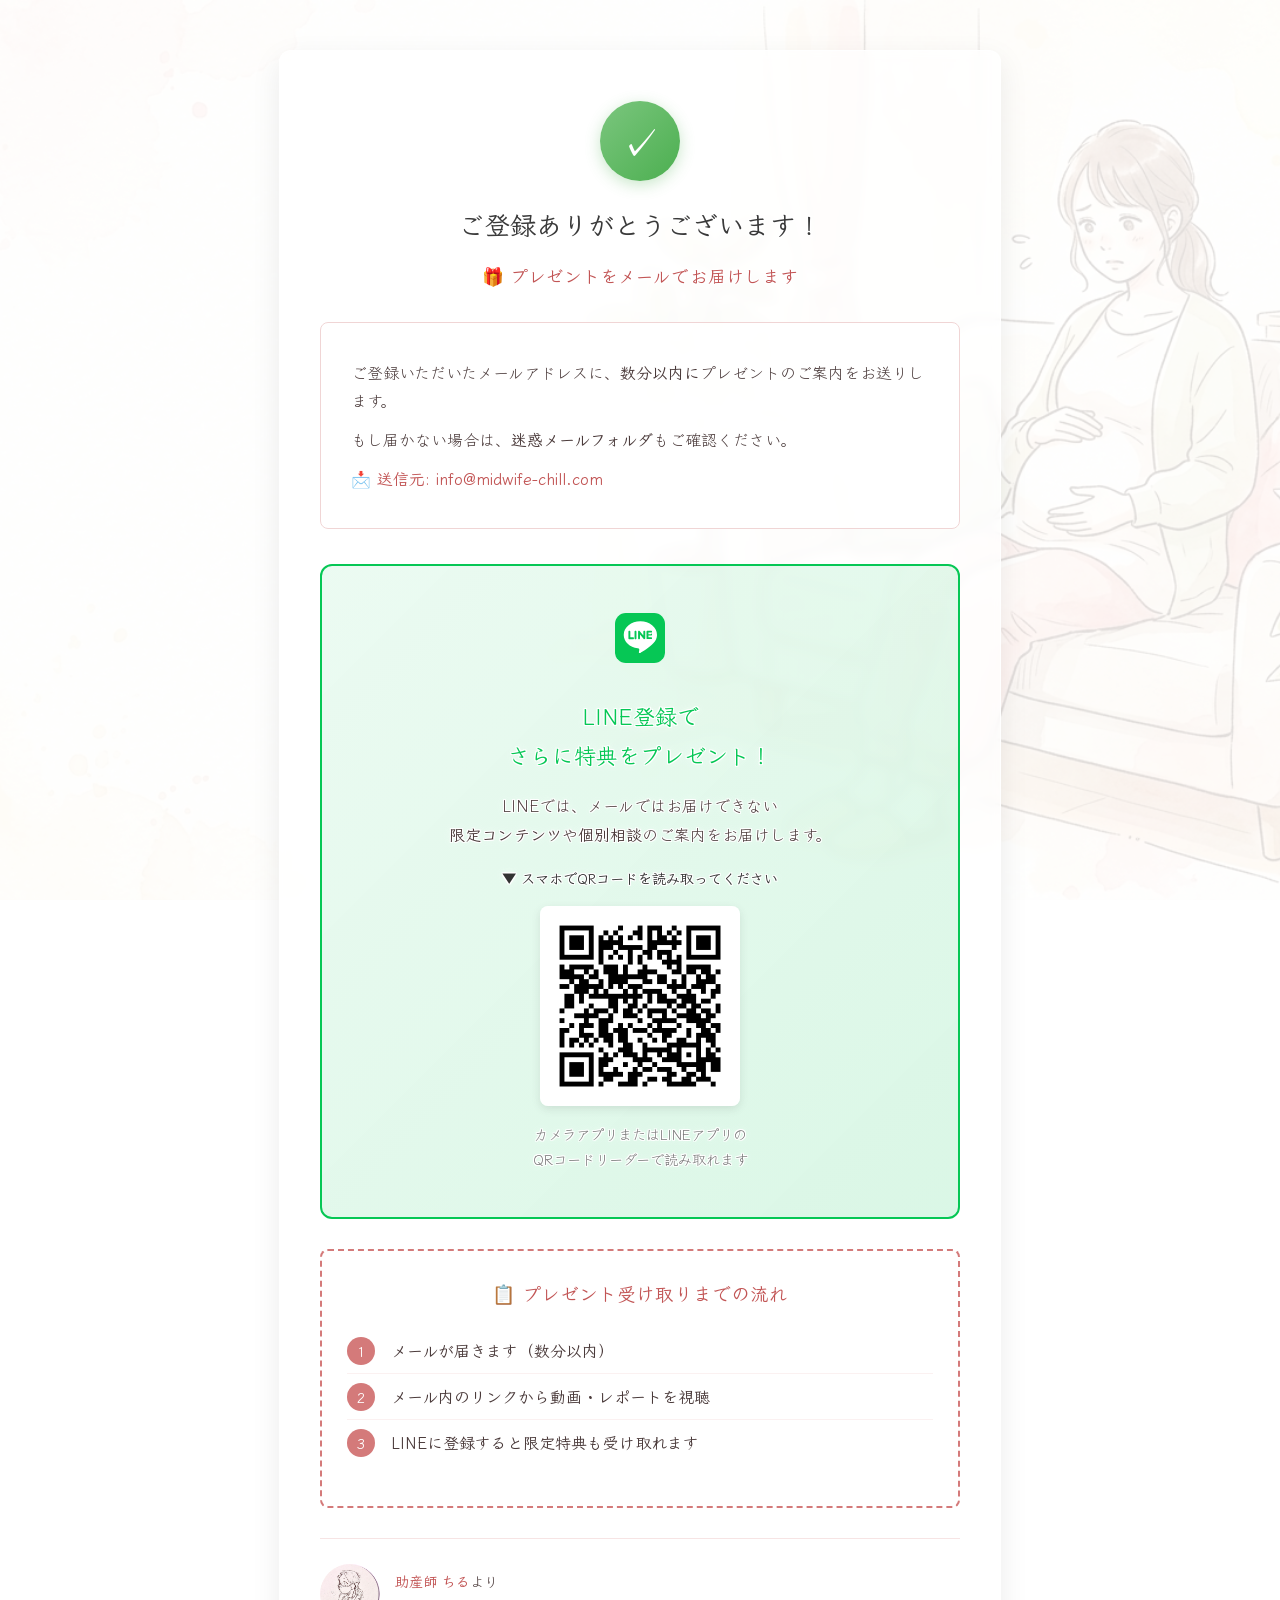
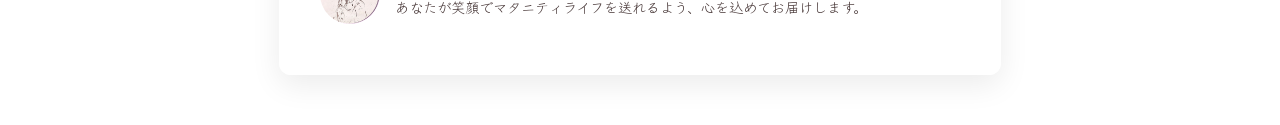
<file: thanks.html>
<!DOCTYPE html>
<html lang="ja">
<head>
<meta charset="UTF-8">
<meta name="viewport" content="width=device-width, initial-scale=1.0">
<title>登録ありがとうございます | 助産師ちる</title>
<link href="https://fonts.googleapis.com/css2?family=Klee+One:wght@400;600&display=swap" rel="stylesheet">
<style>
  body {
    font-family: 'Klee One', 'Hiragino Kaku Gothic ProN', sans-serif;
    margin: 0;
    padding: 0;
    color: #4a3a3a;
    background-image: url('./images/scene_001.jpg'); 
    background-size: cover;
    background-position: center;
    background-attachment: fixed;
    line-height: 1.8;
  }
  
  .bg-overlay {
    background: rgba(255, 255, 255, 0.85);
    min-height: 100vh;
    padding: 50px 20px;
  }
  
  .container {
    max-width: 640px;
    margin: 0 auto;
    background: rgba(255, 255, 255, 0.7);
    border-radius: 12px;
    padding: 50px 40px;
    box-shadow: 0 10px 30px rgba(0,0,0,0.08);
    border: 1px solid rgba(255,255,255,0.9);
    backdrop-filter: blur(5px);
    text-align: center;
  }
  
  h1, h2, h3, p, li {
    text-shadow: 
      1px 1px 0px #fff, -1px -1px 0px #fff,
      1px -1px 0px #fff, -1px 1px 0px #fff,
      0px 1px 0px #fff, 0px -1px 0px #fff,
      1px 0px 0px #fff, -1px 0px 0px #fff,
      0px 0px 6px rgba(255,255,255,0.8);
  }

  .check-icon {
    width: 80px;
    height: 80px;
    border-radius: 50%;
    background: linear-gradient(135deg, #7BC67E, #4CAF50);
    display: flex;
    align-items: center;
    justify-content: center;
    margin: 0 auto 25px;
    box-shadow: 0 4px 15px rgba(76, 175, 80, 0.3);
    animation: popIn 0.6s cubic-bezier(0.34, 1.56, 0.64, 1);
  }
  .check-icon::after {
    content: '✓';
    font-size: 40px;
    color: #fff;
    text-shadow: none;
  }

  @keyframes popIn {
    0% { transform: scale(0); opacity: 0; }
    100% { transform: scale(1); opacity: 1; }
  }

  h1 {
    font-size: 26px;
    color: #3A3A3A;
    margin-bottom: 15px;
    line-height: 1.4;
  }

  .subtitle {
    color: #C25555;
    font-weight: 600;
    font-size: 1.1em;
    margin-bottom: 30px;
  }

  .message-box {
    background: rgba(255, 255, 255, 0.8);
    padding: 25px 30px;
    border-radius: 8px;
    border: 1px solid #F0D5D5;
    margin-bottom: 35px;
    text-align: left;
  }
  .message-box p {
    margin: 10px 0;
  }

  /* LINE セクション */
  .line-section {
    background: linear-gradient(135deg, rgba(6, 199, 85, 0.08), rgba(6, 199, 85, 0.15));
    border: 2px solid #06C755;
    border-radius: 12px;
    padding: 30px;
    margin-bottom: 30px;
  }

  .line-section h2 {
    color: #06C755;
    font-size: 22px;
    margin-top: 0;
    margin-bottom: 8px;
  }

  .line-section .line-icon {
    font-size: 50px;
    margin-bottom: 10px;
  }

  /* QRコード（PCのみ表示） */
  .qr-area {
    display: block;
  }
  .qr-area img {
    width: 200px;
    height: 200px;
    border-radius: 8px;
    box-shadow: 0 3px 10px rgba(0,0,0,0.1);
    margin: 15px auto;
    display: block;
  }
  .qr-area p {
    text-align: center;
    font-size: 0.9em;
    color: #777;
  }

  /* LINEボタン（スマホのみ表示） */
  .line-btn-area {
    display: none;
  }
  .line-btn {
    display: inline-block;
    background: #06C755;
    color: #fff !important;
    text-decoration: none;
    padding: 18px 50px;
    border-radius: 40px;
    font-size: 20px;
    font-weight: 600;
    text-shadow: none;
    box-shadow: 0 6px 15px rgba(6, 199, 85, 0.4);
    transition: 0.2s;
    margin-top: 10px;
  }
  .line-btn:hover {
    background: #05b34d;
    transform: translateY(-2px);
    box-shadow: 0 8px 20px rgba(6, 199, 85, 0.5);
  }

  /* スマホ判定 */
  @media (max-width: 768px) {
    .container { padding: 35px 20px; }
    h1 { font-size: 22px; }
    .qr-area { display: none; }
    .line-btn-area { display: block; }
  }

  .step-box {
    background: rgba(255, 255, 255, 0.8);
    border-radius: 8px;
    padding: 25px;
    border: 2px dashed #D47A7A;
    margin-bottom: 30px;
  }
  .step-box h3 {
    color: #C25555;
    margin-top: 0;
  }
  .step-list {
    text-align: left;
    padding-left: 0;
    list-style: none;
  }
  .step-list li {
    padding: 8px 0;
    border-bottom: 1px solid rgba(212, 122, 122, 0.1);
    font-weight: 600;
  }
  .step-list li:last-child {
    border-bottom: none;
  }
  .step-list li span {
    display: inline-block;
    width: 28px;
    height: 28px;
    background: #D47A7A;
    color: #fff;
    border-radius: 50%;
    text-align: center;
    line-height: 28px;
    font-size: 14px;
    margin-right: 10px;
    text-shadow: none;
  }

  .profile-mini {
    display: flex;
    align-items: center;
    gap: 15px;
    margin-top: 30px;
    padding-top: 25px;
    border-top: 1px solid rgba(212, 122, 122, 0.2);
  }
  .profile-mini-img {
    width: 60px;
    height: 60px;
    border-radius: 50%;
    background: url('./images/chill_profile.png') center center / 135% no-repeat;
    flex-shrink: 0;
  }
  .profile-mini-text {
    text-align: left;
    font-size: 0.9em;
  }
  .profile-mini-text strong {
    color: #C25555;
  }
</style>
</head>
<body>
<div class="bg-overlay">
  <div class="container">
    
    <div class="check-icon"></div>
    <h1>ご登録ありがとうございます！</h1>
    <p class="subtitle">🎁 プレゼントをメールでお届けします</p>

    <div class="message-box">
      <p>ご登録いただいたメールアドレスに、<strong>数分以内に</strong>プレゼントのご案内をお送りします。</p>
      <p>もし届かない場合は、<strong>迷惑メールフォルダ</strong>もご確認ください。</p>
      <p style="color: #C25555; font-weight: 600;">📩 送信元: info@midwife-chill.com</p>
    </div>

    <!-- LINE 友だち追加セクション -->
    <div class="line-section">
      <div class="line-icon">
        <svg width="50" height="50" viewBox="0 0 120 120" xmlns="http://www.w3.org/2000/svg">
          <rect width="120" height="120" rx="26" fill="#06C755"/>
          <path d="M100.8 52.5c0-17.9-17.9-32.5-39.9-32.5S21 34.6 21 52.5c0 16.1 14.3 29.5 33.5 32.1 1.3.3 3.1.9 3.5 2 .4 1 .3 2.6.1 3.6 0 0-.5 2.8-.6 3.4-.2 1-.8 3.9 3.4 2.1 4.2-1.8 22.7-13.4 31-22.9h0C97.6 66.6 100.8 60 100.8 52.5zM43.2 62.8h-8.7c-1.3 0-2.3-1-2.3-2.3V44.7c0-1.3 1-2.3 2.3-2.3s2.3 1 2.3 2.3v13.5h6.4c1.3 0 2.3 1 2.3 2.3s-1 2.3-2.3 2.3zm8.3-2.3c0 1.3-1 2.3-2.3 2.3s-2.3-1-2.3-2.3V44.7c0-1.3 1-2.3 2.3-2.3s2.3 1 2.3 2.3v15.8zm21.1 0c0 .9-.5 1.7-1.3 2.1-.3.2-.7.2-1 .2-.5 0-1-.2-1.4-.6L60 51.5v9c0 1.3-1 2.3-2.3 2.3s-2.3-1-2.3-2.3V44.7c0-.9.5-1.7 1.3-2.1.8-.4 1.7-.3 2.4.4l8.9 10.7v-9c0-1.3 1-2.3 2.3-2.3s2.3 1 2.3 2.3v15.8zm14-11.3c1.3 0 2.3 1 2.3 2.3s-1 2.3-2.3 2.3h-6.4V58h6.4c1.3 0 2.3 1 2.3 2.3s-1 2.3-2.3 2.3h-8.7c-1.3 0-2.3-1-2.3-2.3V44.7c0-1.3 1-2.3 2.3-2.3h8.7c1.3 0 2.3 1 2.3 2.3s-1 2.3-2.3 2.3h-6.4v4.2h6.4z" fill="#fff"/>
        </svg>
      </div>
      <h2>LINE登録で<br>さらに特典をプレゼント！</h2>
      <p>LINEでは、メールではお届けできない<br><strong>限定コンテンツ</strong>や<strong>個別相談</strong>のご案内をお届けします。</p>
      
      <!-- PC: QRコード表示 -->
      <div class="qr-area">
        <p style="font-weight: 600; color: #333;">▼ スマホでQRコードを読み取ってください</p>
        <!-- ★ ここにLINE QRコード画像を配置 -->
        <img src="./images/line_qr.png" alt="LINE友だち追加QRコード">
        <p>カメラアプリまたはLINEアプリの<br>QRコードリーダーで読み取れます</p>
      </div>

      <!-- スマホ: ボタン表示 -->
      <div class="line-btn-area">
        <!-- ★ ここにLINE友だち追加URLを設定 -->
        <a href="https://info.midwife-chill.com/line/open/ifcnHa72Bua0" class="line-btn">
          LINEで友だち追加する
        </a>
        <p style="font-size: 0.85em; color: #555; margin-top: 12px;">タップするとLINEアプリが開きます</p>
      </div>
    </div>

    <!-- プレゼント受け取りまでの流れ -->
    <div class="step-box">
      <h3>📋 プレゼント受け取りまでの流れ</h3>
      <ul class="step-list">
        <li><span>1</span> メールが届きます（数分以内）</li>
        <li><span>2</span> メール内のリンクから動画・レポートを視聴</li>
        <li><span>3</span> LINEに登録すると限定特典も受け取れます</li>
      </ul>
    </div>

    <!-- ミニプロフィール -->
    <div class="profile-mini">
      <div class="profile-mini-img"></div>
      <div class="profile-mini-text">
        <strong>助産師 ちる</strong>より<br>
        あなたが笑顔でマタニティライフを送れるよう、心を込めてお届けします。
      </div>
    </div>

  </div>
</div>
</body>
</html>
</file>
